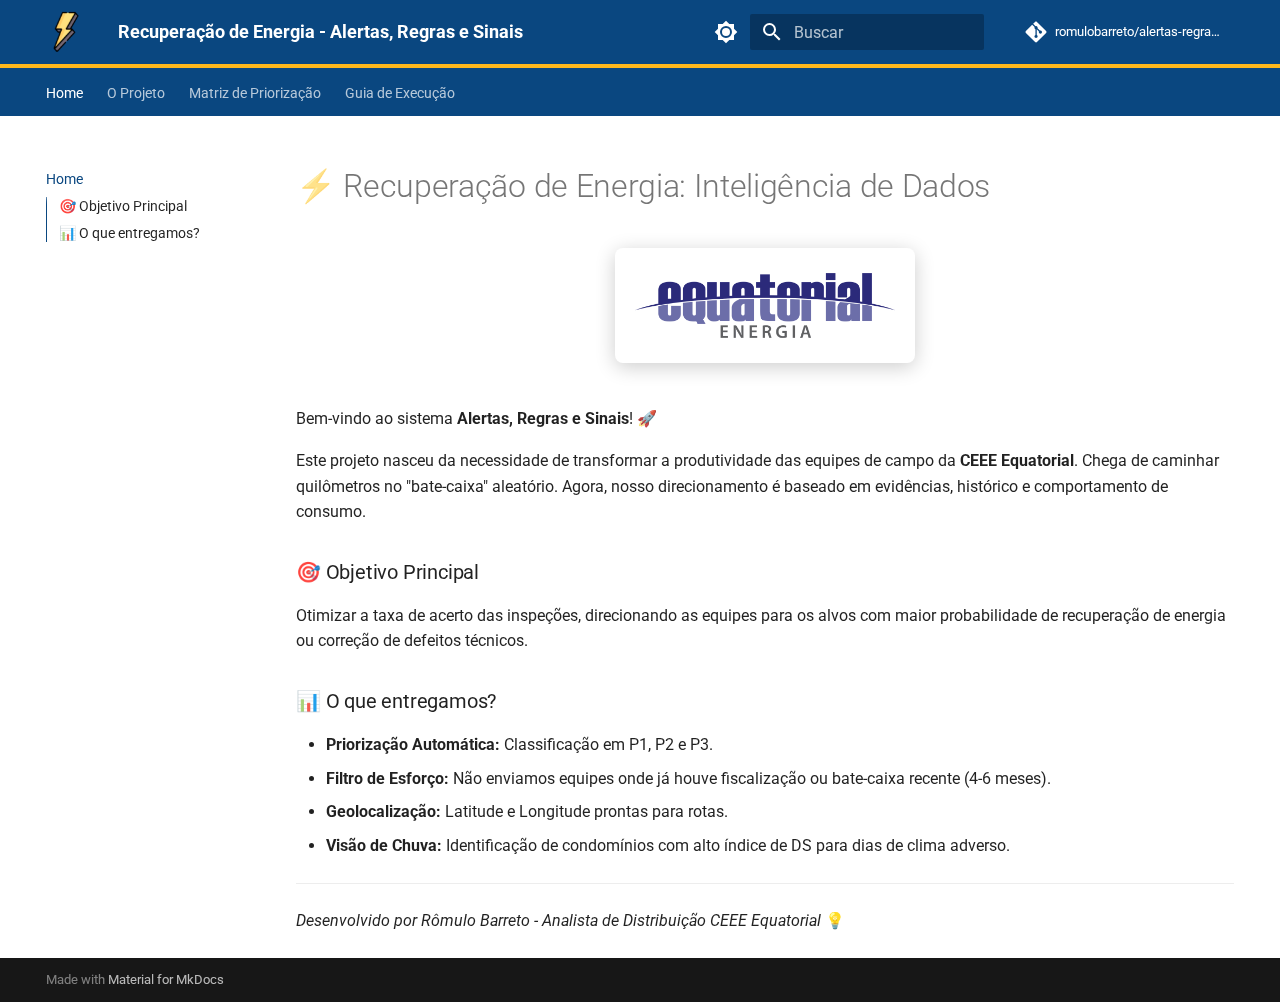
<file: index.html>
<!doctype html>
<html lang="pt" class="no-js">
  <head>
    
      <meta charset="utf-8">
      <meta name="viewport" content="width=device-width,initial-scale=1">
      
        <meta name="description" content="Sistema Inteligente de Direcionamento de Inspeções - CEEE Equatorial">
      
      
        <meta name="author" content="Rômulo Barreto">
      
      
        <link rel="canonical" href="https://github.com/romulobarreto/alertas-regras-sinais/">
      
      
      
        <link rel="next" href="sobre/">
      
      
        
      
      
      <link rel="icon" href="assets/favicon.png">
      <meta name="generator" content="mkdocs-1.6.1, mkdocs-material-9.7.1">
    
    
      
        <title>Recuperação de Energia - Alertas, Regras e Sinais</title>
      
    
    
      <link rel="stylesheet" href="assets/stylesheets/main.484c7ddc.min.css">
      
        
        <link rel="stylesheet" href="assets/stylesheets/palette.ab4e12ef.min.css">
      
      


    
    
      
    
    
      
        
        
        <link rel="preconnect" href="https://fonts.gstatic.com" crossorigin>
        <link rel="stylesheet" href="https://fonts.googleapis.com/css?family=Roboto:300,300i,400,400i,700,700i%7CRoboto+Mono:400,400i,700,700i&display=fallback">
        <style>:root{--md-text-font:"Roboto";--md-code-font:"Roboto Mono"}</style>
      
    
    
      <link rel="stylesheet" href="stylesheets/extra.css">
    
    <script>__md_scope=new URL(".",location),__md_hash=e=>[...e].reduce(((e,_)=>(e<<5)-e+_.charCodeAt(0)),0),__md_get=(e,_=localStorage,t=__md_scope)=>JSON.parse(_.getItem(t.pathname+"."+e)),__md_set=(e,_,t=localStorage,a=__md_scope)=>{try{t.setItem(a.pathname+"."+e,JSON.stringify(_))}catch(e){}}</script>
    
      

    
    
  </head>
  
  
    
    
      
    
    
    
    
    <body dir="ltr" data-md-color-scheme="default" data-md-color-primary="custom" data-md-color-accent="custom">
  
    
    <input class="md-toggle" data-md-toggle="drawer" type="checkbox" id="__drawer" autocomplete="off">
    <input class="md-toggle" data-md-toggle="search" type="checkbox" id="__search" autocomplete="off">
    <label class="md-overlay" for="__drawer"></label>
    <div data-md-component="skip">
      
        
        <a href="#recuperacao-de-energia-inteligencia-de-dados" class="md-skip">
          Pular para conteúdo
        </a>
      
    </div>
    <div data-md-component="announce">
      
    </div>
    
    
      

<header class="md-header" data-md-component="header">
  <nav class="md-header__inner md-grid" aria-label="Cabeçalho">
    <a href="." title="Recuperação de Energia - Alertas, Regras e Sinais" class="md-header__button md-logo" aria-label="Recuperação de Energia - Alertas, Regras e Sinais" data-md-component="logo">
      
  <img src="assets/favicon.png" alt="logo">

    </a>
    <label class="md-header__button md-icon" for="__drawer">
      
      <svg xmlns="http://www.w3.org/2000/svg" viewBox="0 0 24 24"><path d="M3 6h18v2H3zm0 5h18v2H3zm0 5h18v2H3z"/></svg>
    </label>
    <div class="md-header__title" data-md-component="header-title">
      <div class="md-header__ellipsis">
        <div class="md-header__topic">
          <span class="md-ellipsis">
            Recuperação de Energia - Alertas, Regras e Sinais
          </span>
        </div>
        <div class="md-header__topic" data-md-component="header-topic">
          <span class="md-ellipsis">
            
              Home
            
          </span>
        </div>
      </div>
    </div>
    
      
        <form class="md-header__option" data-md-component="palette">
  
    
    
    
    <input class="md-option" data-md-color-media="(prefers-color-scheme: light)" data-md-color-scheme="default" data-md-color-primary="custom" data-md-color-accent="custom"  aria-label="Switch to dark mode"  type="radio" name="__palette" id="__palette_0">
    
      <label class="md-header__button md-icon" title="Switch to dark mode" for="__palette_1" hidden>
        <svg xmlns="http://www.w3.org/2000/svg" viewBox="0 0 24 24"><path d="M12 8a4 4 0 0 0-4 4 4 4 0 0 0 4 4 4 4 0 0 0 4-4 4 4 0 0 0-4-4m0 10a6 6 0 0 1-6-6 6 6 0 0 1 6-6 6 6 0 0 1 6 6 6 6 0 0 1-6 6m8-9.31V4h-4.69L12 .69 8.69 4H4v4.69L.69 12 4 15.31V20h4.69L12 23.31 15.31 20H20v-4.69L23.31 12z"/></svg>
      </label>
    
  
    
    
    
    <input class="md-option" data-md-color-media="(prefers-color-scheme: dark)" data-md-color-scheme="slate" data-md-color-primary="custom" data-md-color-accent="custom"  aria-label="Switch to light mode"  type="radio" name="__palette" id="__palette_1">
    
      <label class="md-header__button md-icon" title="Switch to light mode" for="__palette_0" hidden>
        <svg xmlns="http://www.w3.org/2000/svg" viewBox="0 0 24 24"><path d="M12 18c-.89 0-1.74-.2-2.5-.55C11.56 16.5 13 14.42 13 12s-1.44-4.5-3.5-5.45C10.26 6.2 11.11 6 12 6a6 6 0 0 1 6 6 6 6 0 0 1-6 6m8-9.31V4h-4.69L12 .69 8.69 4H4v4.69L.69 12 4 15.31V20h4.69L12 23.31 15.31 20H20v-4.69L23.31 12z"/></svg>
      </label>
    
  
</form>
      
    
    
      <script>var palette=__md_get("__palette");if(palette&&palette.color){if("(prefers-color-scheme)"===palette.color.media){var media=matchMedia("(prefers-color-scheme: light)"),input=document.querySelector(media.matches?"[data-md-color-media='(prefers-color-scheme: light)']":"[data-md-color-media='(prefers-color-scheme: dark)']");palette.color.media=input.getAttribute("data-md-color-media"),palette.color.scheme=input.getAttribute("data-md-color-scheme"),palette.color.primary=input.getAttribute("data-md-color-primary"),palette.color.accent=input.getAttribute("data-md-color-accent")}for(var[key,value]of Object.entries(palette.color))document.body.setAttribute("data-md-color-"+key,value)}</script>
    
    
    
      
      
        <label class="md-header__button md-icon" for="__search">
          
          <svg xmlns="http://www.w3.org/2000/svg" viewBox="0 0 24 24"><path d="M9.5 3A6.5 6.5 0 0 1 16 9.5c0 1.61-.59 3.09-1.56 4.23l.27.27h.79l5 5-1.5 1.5-5-5v-.79l-.27-.27A6.52 6.52 0 0 1 9.5 16 6.5 6.5 0 0 1 3 9.5 6.5 6.5 0 0 1 9.5 3m0 2C7 5 5 7 5 9.5S7 14 9.5 14 14 12 14 9.5 12 5 9.5 5"/></svg>
        </label>
        <div class="md-search" data-md-component="search" role="dialog">
  <label class="md-search__overlay" for="__search"></label>
  <div class="md-search__inner" role="search">
    <form class="md-search__form" name="search">
      <input type="text" class="md-search__input" name="query" aria-label="Buscar" placeholder="Buscar" autocapitalize="off" autocorrect="off" autocomplete="off" spellcheck="false" data-md-component="search-query" required>
      <label class="md-search__icon md-icon" for="__search">
        
        <svg xmlns="http://www.w3.org/2000/svg" viewBox="0 0 24 24"><path d="M9.5 3A6.5 6.5 0 0 1 16 9.5c0 1.61-.59 3.09-1.56 4.23l.27.27h.79l5 5-1.5 1.5-5-5v-.79l-.27-.27A6.52 6.52 0 0 1 9.5 16 6.5 6.5 0 0 1 3 9.5 6.5 6.5 0 0 1 9.5 3m0 2C7 5 5 7 5 9.5S7 14 9.5 14 14 12 14 9.5 12 5 9.5 5"/></svg>
        
        <svg xmlns="http://www.w3.org/2000/svg" viewBox="0 0 24 24"><path d="M20 11v2H8l5.5 5.5-1.42 1.42L4.16 12l7.92-7.92L13.5 5.5 8 11z"/></svg>
      </label>
      <nav class="md-search__options" aria-label="Pesquisar">
        
        <button type="reset" class="md-search__icon md-icon" title="Limpar" aria-label="Limpar" tabindex="-1">
          
          <svg xmlns="http://www.w3.org/2000/svg" viewBox="0 0 24 24"><path d="M19 6.41 17.59 5 12 10.59 6.41 5 5 6.41 10.59 12 5 17.59 6.41 19 12 13.41 17.59 19 19 17.59 13.41 12z"/></svg>
        </button>
      </nav>
      
    </form>
    <div class="md-search__output">
      <div class="md-search__scrollwrap" tabindex="0" data-md-scrollfix>
        <div class="md-search-result" data-md-component="search-result">
          <div class="md-search-result__meta">
            Inicializando busca
          </div>
          <ol class="md-search-result__list" role="presentation"></ol>
        </div>
      </div>
    </div>
  </div>
</div>
      
    
    
      <div class="md-header__source">
        <a href="https://github.com/romulobarreto/alertas-regras-sinais" title="Ir para repositório" class="md-source" data-md-component="source">
  <div class="md-source__icon md-icon">
    
    <svg xmlns="http://www.w3.org/2000/svg" viewBox="0 0 448 512"><!--! Font Awesome Free 7.1.0 by @fontawesome - https://fontawesome.com License - https://fontawesome.com/license/free (Icons: CC BY 4.0, Fonts: SIL OFL 1.1, Code: MIT License) Copyright 2025 Fonticons, Inc.--><path d="M439.6 236.1 244 40.5c-5.4-5.5-12.8-8.5-20.4-8.5s-15 3-20.4 8.4L162.5 81l51.5 51.5c27.1-9.1 52.7 16.8 43.4 43.7l49.7 49.7c34.2-11.8 61.2 31 35.5 56.7-26.5 26.5-70.2-2.9-56-37.3L240.3 199v121.9c25.3 12.5 22.3 41.8 9.1 55-6.4 6.4-15.2 10.1-24.3 10.1s-17.8-3.6-24.3-10.1c-17.6-17.6-11.1-46.9 11.2-56v-123c-20.8-8.5-24.6-30.7-18.6-45L142.6 101 8.5 235.1C3 240.6 0 247.9 0 255.5s3 15 8.5 20.4l195.6 195.7c5.4 5.4 12.7 8.4 20.4 8.4s15-3 20.4-8.4l194.7-194.7c5.4-5.4 8.4-12.8 8.4-20.4s-3-15-8.4-20.4"/></svg>
  </div>
  <div class="md-source__repository">
    romulobarreto/alertas-regras-sinais
  </div>
</a>
      </div>
    
  </nav>
  
</header>
    
    <div class="md-container" data-md-component="container">
      
      
        
          
            
<nav class="md-tabs" aria-label="Abas" data-md-component="tabs">
  <div class="md-grid">
    <ul class="md-tabs__list">
      
        
  
  
  
    
  
  
    <li class="md-tabs__item md-tabs__item--active">
      <a href="." class="md-tabs__link">
        
  
  
    
  
  Home

      </a>
    </li>
  

      
        
  
  
  
  
    <li class="md-tabs__item">
      <a href="sobre/" class="md-tabs__link">
        
  
  
    
  
  O Projeto

      </a>
    </li>
  

      
        
  
  
  
  
    <li class="md-tabs__item">
      <a href="regras/" class="md-tabs__link">
        
  
  
    
  
  Matriz de Priorização

      </a>
    </li>
  

      
        
  
  
  
  
    <li class="md-tabs__item">
      <a href="execucao/" class="md-tabs__link">
        
  
  
    
  
  Guia de Execução

      </a>
    </li>
  

      
    </ul>
  </div>
</nav>
          
        
      
      <main class="md-main" data-md-component="main">
        <div class="md-main__inner md-grid">
          
            
              
              <div class="md-sidebar md-sidebar--primary" data-md-component="sidebar" data-md-type="navigation" >
                <div class="md-sidebar__scrollwrap">
                  <div class="md-sidebar__inner">
                    


  


  

<nav class="md-nav md-nav--primary md-nav--lifted md-nav--integrated" aria-label="Navegação" data-md-level="0">
  <label class="md-nav__title" for="__drawer">
    <a href="." title="Recuperação de Energia - Alertas, Regras e Sinais" class="md-nav__button md-logo" aria-label="Recuperação de Energia - Alertas, Regras e Sinais" data-md-component="logo">
      
  <img src="assets/favicon.png" alt="logo">

    </a>
    Recuperação de Energia - Alertas, Regras e Sinais
  </label>
  
    <div class="md-nav__source">
      <a href="https://github.com/romulobarreto/alertas-regras-sinais" title="Ir para repositório" class="md-source" data-md-component="source">
  <div class="md-source__icon md-icon">
    
    <svg xmlns="http://www.w3.org/2000/svg" viewBox="0 0 448 512"><!--! Font Awesome Free 7.1.0 by @fontawesome - https://fontawesome.com License - https://fontawesome.com/license/free (Icons: CC BY 4.0, Fonts: SIL OFL 1.1, Code: MIT License) Copyright 2025 Fonticons, Inc.--><path d="M439.6 236.1 244 40.5c-5.4-5.5-12.8-8.5-20.4-8.5s-15 3-20.4 8.4L162.5 81l51.5 51.5c27.1-9.1 52.7 16.8 43.4 43.7l49.7 49.7c34.2-11.8 61.2 31 35.5 56.7-26.5 26.5-70.2-2.9-56-37.3L240.3 199v121.9c25.3 12.5 22.3 41.8 9.1 55-6.4 6.4-15.2 10.1-24.3 10.1s-17.8-3.6-24.3-10.1c-17.6-17.6-11.1-46.9 11.2-56v-123c-20.8-8.5-24.6-30.7-18.6-45L142.6 101 8.5 235.1C3 240.6 0 247.9 0 255.5s3 15 8.5 20.4l195.6 195.7c5.4 5.4 12.7 8.4 20.4 8.4s15-3 20.4-8.4l194.7-194.7c5.4-5.4 8.4-12.8 8.4-20.4s-3-15-8.4-20.4"/></svg>
  </div>
  <div class="md-source__repository">
    romulobarreto/alertas-regras-sinais
  </div>
</a>
    </div>
  
  <ul class="md-nav__list" data-md-scrollfix>
    
      
      
  
  
    
  
  
  
    <li class="md-nav__item md-nav__item--active">
      
      <input class="md-nav__toggle md-toggle" type="checkbox" id="__toc">
      
      
        
      
      
        <label class="md-nav__link md-nav__link--active" for="__toc">
          
  
  
  <span class="md-ellipsis">
    
  
    Home
  

    
  </span>
  
  

          <span class="md-nav__icon md-icon"></span>
        </label>
      
      <a href="." class="md-nav__link md-nav__link--active">
        
  
  
  <span class="md-ellipsis">
    
  
    Home
  

    
  </span>
  
  

      </a>
      
        

<nav class="md-nav md-nav--secondary" aria-label="Índice">
  
  
  
    
  
  
    <label class="md-nav__title" for="__toc">
      <span class="md-nav__icon md-icon"></span>
      Índice
    </label>
    <ul class="md-nav__list" data-md-component="toc" data-md-scrollfix>
      
        <li class="md-nav__item">
  <a href="#objetivo-principal" class="md-nav__link">
    <span class="md-ellipsis">
      
        🎯 Objetivo Principal
      
    </span>
  </a>
  
</li>
      
        <li class="md-nav__item">
  <a href="#o-que-entregamos" class="md-nav__link">
    <span class="md-ellipsis">
      
        📊 O que entregamos?
      
    </span>
  </a>
  
</li>
      
    </ul>
  
</nav>
      
    </li>
  

    
      
      
  
  
  
  
    <li class="md-nav__item">
      <a href="sobre/" class="md-nav__link">
        
  
  
  <span class="md-ellipsis">
    
  
    O Projeto
  

    
  </span>
  
  

      </a>
    </li>
  

    
      
      
  
  
  
  
    <li class="md-nav__item">
      <a href="regras/" class="md-nav__link">
        
  
  
  <span class="md-ellipsis">
    
  
    Matriz de Priorização
  

    
  </span>
  
  

      </a>
    </li>
  

    
      
      
  
  
  
  
    <li class="md-nav__item">
      <a href="execucao/" class="md-nav__link">
        
  
  
  <span class="md-ellipsis">
    
  
    Guia de Execução
  

    
  </span>
  
  

      </a>
    </li>
  

    
  </ul>
</nav>
                  </div>
                </div>
              </div>
            
            
          
          
            <div class="md-content" data-md-component="content">
              
              <article class="md-content__inner md-typeset">
                
                  


  
  


<h1 id="recuperacao-de-energia-inteligencia-de-dados">⚡ Recuperação de Energia: Inteligência de Dados</h1>
<p align="center">
  <img src="assets/logo.png" width="300">
</p>

<p>Bem-vindo ao sistema <strong>Alertas, Regras e Sinais</strong>! 🚀</p>
<p>Este projeto nasceu da necessidade de transformar a produtividade das equipes de campo da <strong>CEEE Equatorial</strong>. Chega de caminhar quilômetros no "bate-caixa" aleatório. Agora, nosso direcionamento é baseado em evidências, histórico e comportamento de consumo.</p>
<h3 id="objetivo-principal">🎯 Objetivo Principal</h3>
<p>Otimizar a taxa de acerto das inspeções, direcionando as equipes para os alvos com maior probabilidade de recuperação de energia ou correção de defeitos técnicos.</p>
<h3 id="o-que-entregamos">📊 O que entregamos?</h3>
<ul>
<li><strong>Priorização Automática:</strong> Classificação em P1, P2 e P3.</li>
<li><strong>Filtro de Esforço:</strong> Não enviamos equipes onde já houve fiscalização ou bate-caixa recente (4-6 meses).</li>
<li><strong>Geolocalização:</strong> Latitude e Longitude prontas para rotas.</li>
<li><strong>Visão de Chuva:</strong> Identificação de condomínios com alto índice de DS para dias de clima adverso.</li>
</ul>
<hr />
<p><em>Desenvolvido por Rômulo Barreto - Analista de Distribuição CEEE Equatorial</em> 💡</p>












                
              </article>
            </div>
          
          
<script>var target=document.getElementById(location.hash.slice(1));target&&target.name&&(target.checked=target.name.startsWith("__tabbed_"))</script>
        </div>
        
      </main>
      
        <footer class="md-footer">
  
  <div class="md-footer-meta md-typeset">
    <div class="md-footer-meta__inner md-grid">
      <div class="md-copyright">
  
  
    Made with
    <a href="https://squidfunk.github.io/mkdocs-material/" target="_blank" rel="noopener">
      Material for MkDocs
    </a>
  
</div>
      
    </div>
  </div>
</footer>
      
    </div>
    <div class="md-dialog" data-md-component="dialog">
      <div class="md-dialog__inner md-typeset"></div>
    </div>
    
    
    
      
      
      <script id="__config" type="application/json">{"annotate": null, "base": ".", "features": ["navigation.tabs", "navigation.sections", "toc.integrate", "content.code.copy"], "search": "assets/javascripts/workers/search.2c215733.min.js", "tags": null, "translations": {"clipboard.copied": "Copiado para \u00e1rea de transfer\u00eancia", "clipboard.copy": "Copiar para \u00e1rea de transfer\u00eancia", "search.result.more.one": "mais 1 nesta p\u00e1gina", "search.result.more.other": "# mais nesta p\u00e1gina", "search.result.none": "Nenhum documento encontrado", "search.result.one": "1 documento encontrado", "search.result.other": "# documentos encontrados", "search.result.placeholder": "Digite para iniciar a busca", "search.result.term.missing": "Ausente", "select.version": "Selecione a vers\u00e3o"}, "version": null}</script>
    
    
      <script src="assets/javascripts/bundle.79ae519e.min.js"></script>
      
    
  </body>
</html>
</file>
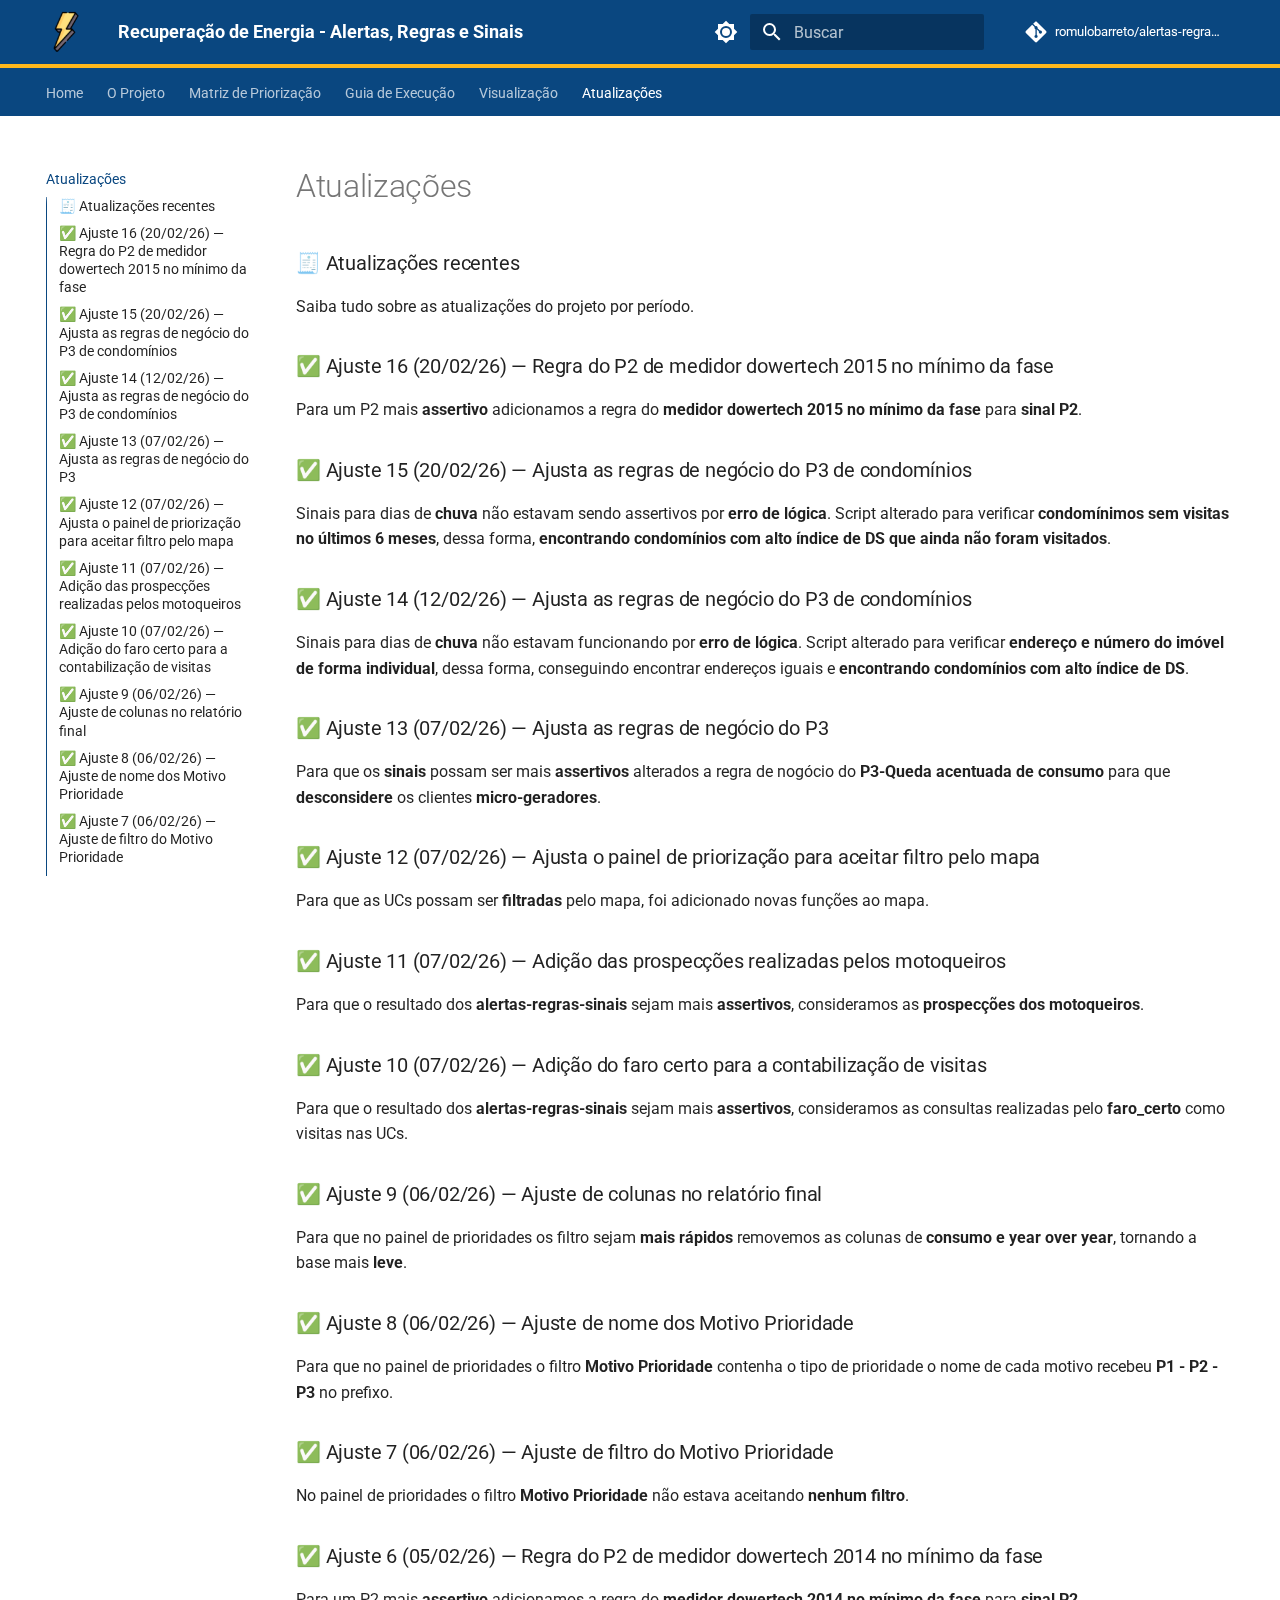
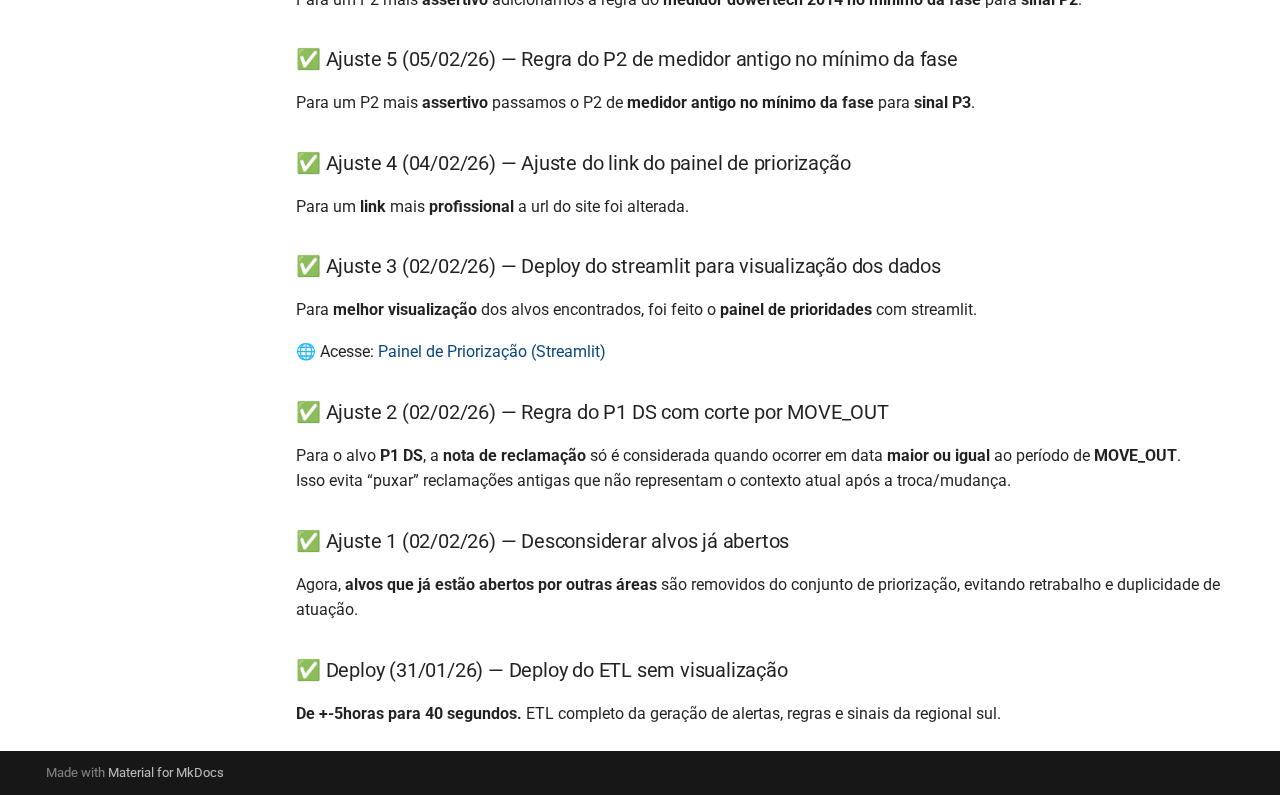
<file: atualizacao/index.html>
<!doctype html>
<html lang="pt" class="no-js">
  <head>
    
      <meta charset="utf-8">
      <meta name="viewport" content="width=device-width,initial-scale=1">
      
        <meta name="description" content="Sistema Inteligente de Direcionamento de Inspeções - CEEE Equatorial">
      
      
        <meta name="author" content="Rômulo Barreto">
      
      
        <link rel="canonical" href="https://github.com/romulobarreto/alertas-regras-sinais/atualizacao/">
      
      
        <link rel="prev" href="../painel/">
      
      
      
        
      
      
      <link rel="icon" href="../assets/favicon.png">
      <meta name="generator" content="mkdocs-1.6.1, mkdocs-material-9.7.1">
    
    
      
        <title>Atualizações - Recuperação de Energia - Alertas, Regras e Sinais</title>
      
    
    
      <link rel="stylesheet" href="../assets/stylesheets/main.484c7ddc.min.css">
      
        
        <link rel="stylesheet" href="../assets/stylesheets/palette.ab4e12ef.min.css">
      
      


    
    
      
    
    
      
        
        
        <link rel="preconnect" href="https://fonts.gstatic.com" crossorigin>
        <link rel="stylesheet" href="https://fonts.googleapis.com/css?family=Roboto:300,300i,400,400i,700,700i%7CRoboto+Mono:400,400i,700,700i&display=fallback">
        <style>:root{--md-text-font:"Roboto";--md-code-font:"Roboto Mono"}</style>
      
    
    
      <link rel="stylesheet" href="../stylesheets/extra.css">
    
    <script>__md_scope=new URL("..",location),__md_hash=e=>[...e].reduce(((e,_)=>(e<<5)-e+_.charCodeAt(0)),0),__md_get=(e,_=localStorage,t=__md_scope)=>JSON.parse(_.getItem(t.pathname+"."+e)),__md_set=(e,_,t=localStorage,a=__md_scope)=>{try{t.setItem(a.pathname+"."+e,JSON.stringify(_))}catch(e){}}</script>
    
      

    
    
  </head>
  
  
    
    
      
    
    
    
    
    <body dir="ltr" data-md-color-scheme="default" data-md-color-primary="custom" data-md-color-accent="custom">
  
    
    <input class="md-toggle" data-md-toggle="drawer" type="checkbox" id="__drawer" autocomplete="off">
    <input class="md-toggle" data-md-toggle="search" type="checkbox" id="__search" autocomplete="off">
    <label class="md-overlay" for="__drawer"></label>
    <div data-md-component="skip">
      
        
        <a href="#atualizacoes-recentes" class="md-skip">
          Pular para conteúdo
        </a>
      
    </div>
    <div data-md-component="announce">
      
    </div>
    
    
      

<header class="md-header" data-md-component="header">
  <nav class="md-header__inner md-grid" aria-label="Cabeçalho">
    <a href=".." title="Recuperação de Energia - Alertas, Regras e Sinais" class="md-header__button md-logo" aria-label="Recuperação de Energia - Alertas, Regras e Sinais" data-md-component="logo">
      
  <img src="../assets/favicon.png" alt="logo">

    </a>
    <label class="md-header__button md-icon" for="__drawer">
      
      <svg xmlns="http://www.w3.org/2000/svg" viewBox="0 0 24 24"><path d="M3 6h18v2H3zm0 5h18v2H3zm0 5h18v2H3z"/></svg>
    </label>
    <div class="md-header__title" data-md-component="header-title">
      <div class="md-header__ellipsis">
        <div class="md-header__topic">
          <span class="md-ellipsis">
            Recuperação de Energia - Alertas, Regras e Sinais
          </span>
        </div>
        <div class="md-header__topic" data-md-component="header-topic">
          <span class="md-ellipsis">
            
              Atualizações
            
          </span>
        </div>
      </div>
    </div>
    
      
        <form class="md-header__option" data-md-component="palette">
  
    
    
    
    <input class="md-option" data-md-color-media="(prefers-color-scheme: light)" data-md-color-scheme="default" data-md-color-primary="custom" data-md-color-accent="custom"  aria-label="Switch to dark mode"  type="radio" name="__palette" id="__palette_0">
    
      <label class="md-header__button md-icon" title="Switch to dark mode" for="__palette_1" hidden>
        <svg xmlns="http://www.w3.org/2000/svg" viewBox="0 0 24 24"><path d="M12 8a4 4 0 0 0-4 4 4 4 0 0 0 4 4 4 4 0 0 0 4-4 4 4 0 0 0-4-4m0 10a6 6 0 0 1-6-6 6 6 0 0 1 6-6 6 6 0 0 1 6 6 6 6 0 0 1-6 6m8-9.31V4h-4.69L12 .69 8.69 4H4v4.69L.69 12 4 15.31V20h4.69L12 23.31 15.31 20H20v-4.69L23.31 12z"/></svg>
      </label>
    
  
    
    
    
    <input class="md-option" data-md-color-media="(prefers-color-scheme: dark)" data-md-color-scheme="slate" data-md-color-primary="custom" data-md-color-accent="custom"  aria-label="Switch to light mode"  type="radio" name="__palette" id="__palette_1">
    
      <label class="md-header__button md-icon" title="Switch to light mode" for="__palette_0" hidden>
        <svg xmlns="http://www.w3.org/2000/svg" viewBox="0 0 24 24"><path d="M12 18c-.89 0-1.74-.2-2.5-.55C11.56 16.5 13 14.42 13 12s-1.44-4.5-3.5-5.45C10.26 6.2 11.11 6 12 6a6 6 0 0 1 6 6 6 6 0 0 1-6 6m8-9.31V4h-4.69L12 .69 8.69 4H4v4.69L.69 12 4 15.31V20h4.69L12 23.31 15.31 20H20v-4.69L23.31 12z"/></svg>
      </label>
    
  
</form>
      
    
    
      <script>var palette=__md_get("__palette");if(palette&&palette.color){if("(prefers-color-scheme)"===palette.color.media){var media=matchMedia("(prefers-color-scheme: light)"),input=document.querySelector(media.matches?"[data-md-color-media='(prefers-color-scheme: light)']":"[data-md-color-media='(prefers-color-scheme: dark)']");palette.color.media=input.getAttribute("data-md-color-media"),palette.color.scheme=input.getAttribute("data-md-color-scheme"),palette.color.primary=input.getAttribute("data-md-color-primary"),palette.color.accent=input.getAttribute("data-md-color-accent")}for(var[key,value]of Object.entries(palette.color))document.body.setAttribute("data-md-color-"+key,value)}</script>
    
    
    
      
      
        <label class="md-header__button md-icon" for="__search">
          
          <svg xmlns="http://www.w3.org/2000/svg" viewBox="0 0 24 24"><path d="M9.5 3A6.5 6.5 0 0 1 16 9.5c0 1.61-.59 3.09-1.56 4.23l.27.27h.79l5 5-1.5 1.5-5-5v-.79l-.27-.27A6.52 6.52 0 0 1 9.5 16 6.5 6.5 0 0 1 3 9.5 6.5 6.5 0 0 1 9.5 3m0 2C7 5 5 7 5 9.5S7 14 9.5 14 14 12 14 9.5 12 5 9.5 5"/></svg>
        </label>
        <div class="md-search" data-md-component="search" role="dialog">
  <label class="md-search__overlay" for="__search"></label>
  <div class="md-search__inner" role="search">
    <form class="md-search__form" name="search">
      <input type="text" class="md-search__input" name="query" aria-label="Buscar" placeholder="Buscar" autocapitalize="off" autocorrect="off" autocomplete="off" spellcheck="false" data-md-component="search-query" required>
      <label class="md-search__icon md-icon" for="__search">
        
        <svg xmlns="http://www.w3.org/2000/svg" viewBox="0 0 24 24"><path d="M9.5 3A6.5 6.5 0 0 1 16 9.5c0 1.61-.59 3.09-1.56 4.23l.27.27h.79l5 5-1.5 1.5-5-5v-.79l-.27-.27A6.52 6.52 0 0 1 9.5 16 6.5 6.5 0 0 1 3 9.5 6.5 6.5 0 0 1 9.5 3m0 2C7 5 5 7 5 9.5S7 14 9.5 14 14 12 14 9.5 12 5 9.5 5"/></svg>
        
        <svg xmlns="http://www.w3.org/2000/svg" viewBox="0 0 24 24"><path d="M20 11v2H8l5.5 5.5-1.42 1.42L4.16 12l7.92-7.92L13.5 5.5 8 11z"/></svg>
      </label>
      <nav class="md-search__options" aria-label="Pesquisar">
        
        <button type="reset" class="md-search__icon md-icon" title="Limpar" aria-label="Limpar" tabindex="-1">
          
          <svg xmlns="http://www.w3.org/2000/svg" viewBox="0 0 24 24"><path d="M19 6.41 17.59 5 12 10.59 6.41 5 5 6.41 10.59 12 5 17.59 6.41 19 12 13.41 17.59 19 19 17.59 13.41 12z"/></svg>
        </button>
      </nav>
      
    </form>
    <div class="md-search__output">
      <div class="md-search__scrollwrap" tabindex="0" data-md-scrollfix>
        <div class="md-search-result" data-md-component="search-result">
          <div class="md-search-result__meta">
            Inicializando busca
          </div>
          <ol class="md-search-result__list" role="presentation"></ol>
        </div>
      </div>
    </div>
  </div>
</div>
      
    
    
      <div class="md-header__source">
        <a href="https://github.com/romulobarreto/alertas-regras-sinais" title="Ir para repositório" class="md-source" data-md-component="source">
  <div class="md-source__icon md-icon">
    
    <svg xmlns="http://www.w3.org/2000/svg" viewBox="0 0 448 512"><!--! Font Awesome Free 7.1.0 by @fontawesome - https://fontawesome.com License - https://fontawesome.com/license/free (Icons: CC BY 4.0, Fonts: SIL OFL 1.1, Code: MIT License) Copyright 2025 Fonticons, Inc.--><path d="M439.6 236.1 244 40.5c-5.4-5.5-12.8-8.5-20.4-8.5s-15 3-20.4 8.4L162.5 81l51.5 51.5c27.1-9.1 52.7 16.8 43.4 43.7l49.7 49.7c34.2-11.8 61.2 31 35.5 56.7-26.5 26.5-70.2-2.9-56-37.3L240.3 199v121.9c25.3 12.5 22.3 41.8 9.1 55-6.4 6.4-15.2 10.1-24.3 10.1s-17.8-3.6-24.3-10.1c-17.6-17.6-11.1-46.9 11.2-56v-123c-20.8-8.5-24.6-30.7-18.6-45L142.6 101 8.5 235.1C3 240.6 0 247.9 0 255.5s3 15 8.5 20.4l195.6 195.7c5.4 5.4 12.7 8.4 20.4 8.4s15-3 20.4-8.4l194.7-194.7c5.4-5.4 8.4-12.8 8.4-20.4s-3-15-8.4-20.4"/></svg>
  </div>
  <div class="md-source__repository">
    romulobarreto/alertas-regras-sinais
  </div>
</a>
      </div>
    
  </nav>
  
</header>
    
    <div class="md-container" data-md-component="container">
      
      
        
          
            
<nav class="md-tabs" aria-label="Abas" data-md-component="tabs">
  <div class="md-grid">
    <ul class="md-tabs__list">
      
        
  
  
  
  
    <li class="md-tabs__item">
      <a href=".." class="md-tabs__link">
        
  
  
    
  
  Home

      </a>
    </li>
  

      
        
  
  
  
  
    <li class="md-tabs__item">
      <a href="../sobre/" class="md-tabs__link">
        
  
  
    
  
  O Projeto

      </a>
    </li>
  

      
        
  
  
  
  
    <li class="md-tabs__item">
      <a href="../regras/" class="md-tabs__link">
        
  
  
    
  
  Matriz de Priorização

      </a>
    </li>
  

      
        
  
  
  
  
    <li class="md-tabs__item">
      <a href="../execucao/" class="md-tabs__link">
        
  
  
    
  
  Guia de Execução

      </a>
    </li>
  

      
        
  
  
  
  
    <li class="md-tabs__item">
      <a href="../painel/" class="md-tabs__link">
        
  
  
    
  
  Visualização

      </a>
    </li>
  

      
        
  
  
  
    
  
  
    <li class="md-tabs__item md-tabs__item--active">
      <a href="./" class="md-tabs__link">
        
  
  
    
  
  Atualizações

      </a>
    </li>
  

      
    </ul>
  </div>
</nav>
          
        
      
      <main class="md-main" data-md-component="main">
        <div class="md-main__inner md-grid">
          
            
              
              <div class="md-sidebar md-sidebar--primary" data-md-component="sidebar" data-md-type="navigation" >
                <div class="md-sidebar__scrollwrap">
                  <div class="md-sidebar__inner">
                    


  


  

<nav class="md-nav md-nav--primary md-nav--lifted md-nav--integrated" aria-label="Navegação" data-md-level="0">
  <label class="md-nav__title" for="__drawer">
    <a href=".." title="Recuperação de Energia - Alertas, Regras e Sinais" class="md-nav__button md-logo" aria-label="Recuperação de Energia - Alertas, Regras e Sinais" data-md-component="logo">
      
  <img src="../assets/favicon.png" alt="logo">

    </a>
    Recuperação de Energia - Alertas, Regras e Sinais
  </label>
  
    <div class="md-nav__source">
      <a href="https://github.com/romulobarreto/alertas-regras-sinais" title="Ir para repositório" class="md-source" data-md-component="source">
  <div class="md-source__icon md-icon">
    
    <svg xmlns="http://www.w3.org/2000/svg" viewBox="0 0 448 512"><!--! Font Awesome Free 7.1.0 by @fontawesome - https://fontawesome.com License - https://fontawesome.com/license/free (Icons: CC BY 4.0, Fonts: SIL OFL 1.1, Code: MIT License) Copyright 2025 Fonticons, Inc.--><path d="M439.6 236.1 244 40.5c-5.4-5.5-12.8-8.5-20.4-8.5s-15 3-20.4 8.4L162.5 81l51.5 51.5c27.1-9.1 52.7 16.8 43.4 43.7l49.7 49.7c34.2-11.8 61.2 31 35.5 56.7-26.5 26.5-70.2-2.9-56-37.3L240.3 199v121.9c25.3 12.5 22.3 41.8 9.1 55-6.4 6.4-15.2 10.1-24.3 10.1s-17.8-3.6-24.3-10.1c-17.6-17.6-11.1-46.9 11.2-56v-123c-20.8-8.5-24.6-30.7-18.6-45L142.6 101 8.5 235.1C3 240.6 0 247.9 0 255.5s3 15 8.5 20.4l195.6 195.7c5.4 5.4 12.7 8.4 20.4 8.4s15-3 20.4-8.4l194.7-194.7c5.4-5.4 8.4-12.8 8.4-20.4s-3-15-8.4-20.4"/></svg>
  </div>
  <div class="md-source__repository">
    romulobarreto/alertas-regras-sinais
  </div>
</a>
    </div>
  
  <ul class="md-nav__list" data-md-scrollfix>
    
      
      
  
  
  
  
    <li class="md-nav__item">
      <a href=".." class="md-nav__link">
        
  
  
  <span class="md-ellipsis">
    
  
    Home
  

    
  </span>
  
  

      </a>
    </li>
  

    
      
      
  
  
  
  
    <li class="md-nav__item">
      <a href="../sobre/" class="md-nav__link">
        
  
  
  <span class="md-ellipsis">
    
  
    O Projeto
  

    
  </span>
  
  

      </a>
    </li>
  

    
      
      
  
  
  
  
    <li class="md-nav__item">
      <a href="../regras/" class="md-nav__link">
        
  
  
  <span class="md-ellipsis">
    
  
    Matriz de Priorização
  

    
  </span>
  
  

      </a>
    </li>
  

    
      
      
  
  
  
  
    <li class="md-nav__item">
      <a href="../execucao/" class="md-nav__link">
        
  
  
  <span class="md-ellipsis">
    
  
    Guia de Execução
  

    
  </span>
  
  

      </a>
    </li>
  

    
      
      
  
  
  
  
    <li class="md-nav__item">
      <a href="../painel/" class="md-nav__link">
        
  
  
  <span class="md-ellipsis">
    
  
    Visualização
  

    
  </span>
  
  

      </a>
    </li>
  

    
      
      
  
  
    
  
  
  
    <li class="md-nav__item md-nav__item--active">
      
      <input class="md-nav__toggle md-toggle" type="checkbox" id="__toc">
      
      
      
        <label class="md-nav__link md-nav__link--active" for="__toc">
          
  
  
  <span class="md-ellipsis">
    
  
    Atualizações
  

    
  </span>
  
  

          <span class="md-nav__icon md-icon"></span>
        </label>
      
      <a href="./" class="md-nav__link md-nav__link--active">
        
  
  
  <span class="md-ellipsis">
    
  
    Atualizações
  

    
  </span>
  
  

      </a>
      
        

<nav class="md-nav md-nav--secondary" aria-label="Índice">
  
  
  
  
    <label class="md-nav__title" for="__toc">
      <span class="md-nav__icon md-icon"></span>
      Índice
    </label>
    <ul class="md-nav__list" data-md-component="toc" data-md-scrollfix>
      
        <li class="md-nav__item">
  <a href="#atualizacoes-recentes" class="md-nav__link">
    <span class="md-ellipsis">
      
        🧾 Atualizações recentes
      
    </span>
  </a>
  
</li>
      
        <li class="md-nav__item">
  <a href="#ajuste-16-200226-regra-do-p2-de-medidor-dowertech-2015-no-minimo-da-fase" class="md-nav__link">
    <span class="md-ellipsis">
      
        ✅ Ajuste 16 (20/02/26) — Regra do P2 de medidor dowertech 2015 no mínimo da fase
      
    </span>
  </a>
  
</li>
      
        <li class="md-nav__item">
  <a href="#ajuste-15-200226-ajusta-as-regras-de-negocio-do-p3-de-condominios" class="md-nav__link">
    <span class="md-ellipsis">
      
        ✅ Ajuste 15 (20/02/26) — Ajusta as regras de negócio do P3 de condomínios
      
    </span>
  </a>
  
</li>
      
        <li class="md-nav__item">
  <a href="#ajuste-14-120226-ajusta-as-regras-de-negocio-do-p3-de-condominios" class="md-nav__link">
    <span class="md-ellipsis">
      
        ✅ Ajuste 14 (12/02/26) — Ajusta as regras de negócio do P3 de condomínios
      
    </span>
  </a>
  
</li>
      
        <li class="md-nav__item">
  <a href="#ajuste-13-070226-ajusta-as-regras-de-negocio-do-p3" class="md-nav__link">
    <span class="md-ellipsis">
      
        ✅ Ajuste 13 (07/02/26) — Ajusta as regras de negócio do P3
      
    </span>
  </a>
  
</li>
      
        <li class="md-nav__item">
  <a href="#ajuste-12-070226-ajusta-o-painel-de-priorizacao-para-aceitar-filtro-pelo-mapa" class="md-nav__link">
    <span class="md-ellipsis">
      
        ✅ Ajuste 12 (07/02/26) — Ajusta o painel de priorização para aceitar filtro pelo mapa
      
    </span>
  </a>
  
</li>
      
        <li class="md-nav__item">
  <a href="#ajuste-11-070226-adicao-das-prospeccoes-realizadas-pelos-motoqueiros" class="md-nav__link">
    <span class="md-ellipsis">
      
        ✅ Ajuste 11 (07/02/26) — Adição das prospecções realizadas pelos motoqueiros
      
    </span>
  </a>
  
</li>
      
        <li class="md-nav__item">
  <a href="#ajuste-10-070226-adicao-do-faro-certo-para-a-contabilizacao-de-visitas" class="md-nav__link">
    <span class="md-ellipsis">
      
        ✅ Ajuste 10 (07/02/26) — Adição do faro certo para a contabilização de visitas
      
    </span>
  </a>
  
</li>
      
        <li class="md-nav__item">
  <a href="#ajuste-9-060226-ajuste-de-colunas-no-relatorio-final" class="md-nav__link">
    <span class="md-ellipsis">
      
        ✅ Ajuste 9 (06/02/26) — Ajuste de colunas no relatório final
      
    </span>
  </a>
  
</li>
      
        <li class="md-nav__item">
  <a href="#ajuste-8-060226-ajuste-de-nome-dos-motivo-prioridade" class="md-nav__link">
    <span class="md-ellipsis">
      
        ✅ Ajuste 8 (06/02/26) — Ajuste de nome dos Motivo Prioridade
      
    </span>
  </a>
  
</li>
      
        <li class="md-nav__item">
  <a href="#ajuste-7-060226-ajuste-de-filtro-do-motivo-prioridade" class="md-nav__link">
    <span class="md-ellipsis">
      
        ✅ Ajuste 7 (06/02/26) — Ajuste de filtro do Motivo Prioridade
      
    </span>
  </a>
  
</li>
      
        <li class="md-nav__item">
  <a href="#ajuste-6-050226-regra-do-p2-de-medidor-dowertech-2014-no-minimo-da-fase" class="md-nav__link">
    <span class="md-ellipsis">
      
        ✅ Ajuste 6 (05/02/26) — Regra do P2 de medidor dowertech 2014 no mínimo da fase
      
    </span>
  </a>
  
</li>
      
        <li class="md-nav__item">
  <a href="#ajuste-5-050226-regra-do-p2-de-medidor-antigo-no-minimo-da-fase" class="md-nav__link">
    <span class="md-ellipsis">
      
        ✅ Ajuste 5 (05/02/26) — Regra do P2 de medidor antigo no mínimo da fase
      
    </span>
  </a>
  
</li>
      
        <li class="md-nav__item">
  <a href="#ajuste-4-040226-ajuste-do-link-do-painel-de-priorizacao" class="md-nav__link">
    <span class="md-ellipsis">
      
        ✅ Ajuste 4 (04/02/26) — Ajuste do link do painel de priorização
      
    </span>
  </a>
  
</li>
      
        <li class="md-nav__item">
  <a href="#ajuste-3-020226-deploy-do-streamlit-para-visualizacao-dos-dados" class="md-nav__link">
    <span class="md-ellipsis">
      
        ✅ Ajuste 3 (02/02/26) — Deploy do streamlit para visualização dos dados
      
    </span>
  </a>
  
</li>
      
        <li class="md-nav__item">
  <a href="#ajuste-2-020226-regra-do-p1-ds-com-corte-por-move_out" class="md-nav__link">
    <span class="md-ellipsis">
      
        ✅ Ajuste 2 (02/02/26) — Regra do P1 DS com corte por MOVE_OUT
      
    </span>
  </a>
  
</li>
      
        <li class="md-nav__item">
  <a href="#ajuste-1-020226-desconsiderar-alvos-ja-abertos" class="md-nav__link">
    <span class="md-ellipsis">
      
        ✅ Ajuste 1 (02/02/26) — Desconsiderar alvos já abertos
      
    </span>
  </a>
  
</li>
      
        <li class="md-nav__item">
  <a href="#deploy-310126-deploy-do-etl-sem-visualizacao" class="md-nav__link">
    <span class="md-ellipsis">
      
        ✅ Deploy (31/01/26) — Deploy do ETL sem visualização
      
    </span>
  </a>
  
</li>
      
    </ul>
  
</nav>
      
    </li>
  

    
  </ul>
</nav>
                  </div>
                </div>
              </div>
            
            
          
          
            <div class="md-content" data-md-component="content">
              
              <article class="md-content__inner md-typeset">
                
                  


  
  


  <h1>Atualizações</h1>

<h3 id="atualizacoes-recentes">🧾 Atualizações recentes</h3>
<p>Saiba tudo sobre as atualizações do projeto por período.</p>
<h3 id="ajuste-16-200226-regra-do-p2-de-medidor-dowertech-2015-no-minimo-da-fase">✅ Ajuste 16 (20/02/26) — Regra do P2 de medidor dowertech 2015 no mínimo da fase</h3>
<p>Para um P2 mais <strong>assertivo</strong> adicionamos a regra do <strong>medidor dowertech 2015 no mínimo da fase</strong> para  <strong>sinal P2</strong>.</p>
<h3 id="ajuste-15-200226-ajusta-as-regras-de-negocio-do-p3-de-condominios">✅ Ajuste 15 (20/02/26) — Ajusta as regras de negócio do P3 de condomínios</h3>
<p>Sinais para dias de <strong>chuva</strong> não estavam sendo assertivos por <strong>erro de lógica</strong>. Script alterado para verificar <strong>condomínimos sem visitas no últimos 6 meses</strong>, dessa forma, <strong>encontrando condomínios com alto índice de DS que ainda não foram visitados</strong>.</p>
<h3 id="ajuste-14-120226-ajusta-as-regras-de-negocio-do-p3-de-condominios">✅ Ajuste 14 (12/02/26) — Ajusta as regras de negócio do P3 de condomínios</h3>
<p>Sinais para dias de <strong>chuva</strong> não estavam funcionando por <strong>erro de lógica</strong>. Script alterado para verificar <strong>endereço e número do imóvel de forma individual</strong>, dessa forma, conseguindo encontrar endereços iguais e <strong>encontrando condomínios com alto índice de DS</strong>.</p>
<h3 id="ajuste-13-070226-ajusta-as-regras-de-negocio-do-p3">✅ Ajuste 13 (07/02/26) — Ajusta as regras de negócio do P3</h3>
<p>Para que os <strong>sinais</strong> possam ser mais <strong>assertivos</strong> alterados a regra de nogócio do <strong>P3-Queda acentuada de consumo</strong> para que <strong>desconsidere</strong> os clientes <strong>micro-geradores</strong>.</p>
<h3 id="ajuste-12-070226-ajusta-o-painel-de-priorizacao-para-aceitar-filtro-pelo-mapa">✅ Ajuste 12 (07/02/26) — Ajusta o painel de priorização para aceitar filtro pelo mapa</h3>
<p>Para que as UCs possam ser <strong>filtradas</strong> pelo mapa, foi adicionado novas funções ao mapa.</p>
<h3 id="ajuste-11-070226-adicao-das-prospeccoes-realizadas-pelos-motoqueiros">✅ Ajuste 11 (07/02/26) — Adição das prospecções realizadas pelos motoqueiros</h3>
<p>Para que o resultado dos <strong>alertas-regras-sinais</strong> sejam mais <strong>assertivos</strong>, consideramos as <strong>prospecções dos motoqueiros</strong>.</p>
<h3 id="ajuste-10-070226-adicao-do-faro-certo-para-a-contabilizacao-de-visitas">✅ Ajuste 10 (07/02/26) — Adição do faro certo para a contabilização de visitas</h3>
<p>Para que o resultado dos <strong>alertas-regras-sinais</strong> sejam mais <strong>assertivos</strong>, consideramos as consultas realizadas pelo <strong>faro_certo</strong> como visitas nas UCs.</p>
<h3 id="ajuste-9-060226-ajuste-de-colunas-no-relatorio-final">✅ Ajuste 9 (06/02/26) — Ajuste de colunas no relatório final</h3>
<p>Para que no painel de prioridades os filtro sejam <strong>mais rápidos</strong> removemos as colunas de <strong>consumo e year over year</strong>, tornando a base mais <strong>leve</strong>.</p>
<h3 id="ajuste-8-060226-ajuste-de-nome-dos-motivo-prioridade">✅ Ajuste 8 (06/02/26) — Ajuste de nome dos Motivo Prioridade</h3>
<p>Para que no painel de prioridades o filtro <strong>Motivo Prioridade</strong> contenha o tipo de prioridade o nome de cada motivo recebeu <strong>P1 - P2 - P3</strong> no prefixo.</p>
<h3 id="ajuste-7-060226-ajuste-de-filtro-do-motivo-prioridade">✅ Ajuste 7 (06/02/26) — Ajuste de filtro do Motivo Prioridade</h3>
<p>No painel de prioridades o filtro <strong>Motivo Prioridade</strong> não estava aceitando <strong>nenhum filtro</strong>.</p>
<h3 id="ajuste-6-050226-regra-do-p2-de-medidor-dowertech-2014-no-minimo-da-fase">✅ Ajuste 6 (05/02/26) — Regra do P2 de medidor dowertech 2014 no mínimo da fase</h3>
<p>Para um P2 mais <strong>assertivo</strong> adicionamos a regra do <strong>medidor dowertech 2014 no mínimo da fase</strong> para  <strong>sinal P2</strong>.</p>
<h3 id="ajuste-5-050226-regra-do-p2-de-medidor-antigo-no-minimo-da-fase">✅ Ajuste 5 (05/02/26) — Regra do P2 de medidor antigo no mínimo da fase</h3>
<p>Para um P2 mais <strong>assertivo</strong> passamos o P2 de <strong>medidor antigo no mínimo da fase</strong> para  <strong>sinal P3</strong>.</p>
<h3 id="ajuste-4-040226-ajuste-do-link-do-painel-de-priorizacao">✅ Ajuste 4 (04/02/26) — Ajuste do link do painel de priorização</h3>
<p>Para um <strong>link</strong> mais <strong>profissional</strong> a url do site foi alterada. </p>
<h3 id="ajuste-3-020226-deploy-do-streamlit-para-visualizacao-dos-dados">✅ Ajuste 3 (02/02/26) — Deploy do streamlit para visualização dos dados</h3>
<p>Para <strong>melhor visualização</strong> dos alvos encontrados, foi feito o <strong>painel de prioridades</strong> com streamlit.</p>
<p>🌐 Acesse: 
<a href="https://painel-priorizacao.streamlit.app/">Painel de Priorização (Streamlit)</a> </p>
<h3 id="ajuste-2-020226-regra-do-p1-ds-com-corte-por-move_out">✅ Ajuste 2 (02/02/26) — Regra do P1 DS com corte por MOVE_OUT</h3>
<p>Para o alvo <strong>P1 DS</strong>, a <strong>nota de reclamação</strong> só é considerada quando ocorrer em data <strong>maior ou igual</strong> ao período de <strong>MOVE_OUT</strong>.<br />
Isso evita “puxar” reclamações antigas que não representam o contexto atual após a troca/mudança.</p>
<h3 id="ajuste-1-020226-desconsiderar-alvos-ja-abertos">✅ Ajuste 1 (02/02/26) — Desconsiderar alvos já abertos</h3>
<p>Agora, <strong>alvos que já estão abertos por outras áreas</strong> são removidos do conjunto de priorização, evitando retrabalho e duplicidade de atuação.</p>
<h3 id="deploy-310126-deploy-do-etl-sem-visualizacao">✅ Deploy (31/01/26) — Deploy do ETL sem visualização</h3>
<p><strong>De +-5horas para 40 segundos.</strong> ETL completo da geração de alertas, regras e sinais da regional sul.</p>












                
              </article>
            </div>
          
          
<script>var target=document.getElementById(location.hash.slice(1));target&&target.name&&(target.checked=target.name.startsWith("__tabbed_"))</script>
        </div>
        
      </main>
      
        <footer class="md-footer">
  
  <div class="md-footer-meta md-typeset">
    <div class="md-footer-meta__inner md-grid">
      <div class="md-copyright">
  
  
    Made with
    <a href="https://squidfunk.github.io/mkdocs-material/" target="_blank" rel="noopener">
      Material for MkDocs
    </a>
  
</div>
      
    </div>
  </div>
</footer>
      
    </div>
    <div class="md-dialog" data-md-component="dialog">
      <div class="md-dialog__inner md-typeset"></div>
    </div>
    
    
    
      
      
      <script id="__config" type="application/json">{"annotate": null, "base": "..", "features": ["navigation.tabs", "navigation.sections", "toc.integrate", "content.code.copy"], "search": "../assets/javascripts/workers/search.2c215733.min.js", "tags": null, "translations": {"clipboard.copied": "Copiado para \u00e1rea de transfer\u00eancia", "clipboard.copy": "Copiar para \u00e1rea de transfer\u00eancia", "search.result.more.one": "mais 1 nesta p\u00e1gina", "search.result.more.other": "# mais nesta p\u00e1gina", "search.result.none": "Nenhum documento encontrado", "search.result.one": "1 documento encontrado", "search.result.other": "# documentos encontrados", "search.result.placeholder": "Digite para iniciar a busca", "search.result.term.missing": "Ausente", "select.version": "Selecione a vers\u00e3o"}, "version": null}</script>
    
    
      <script src="../assets/javascripts/bundle.79ae519e.min.js"></script>
      
    
  </body>
</html>
</file>
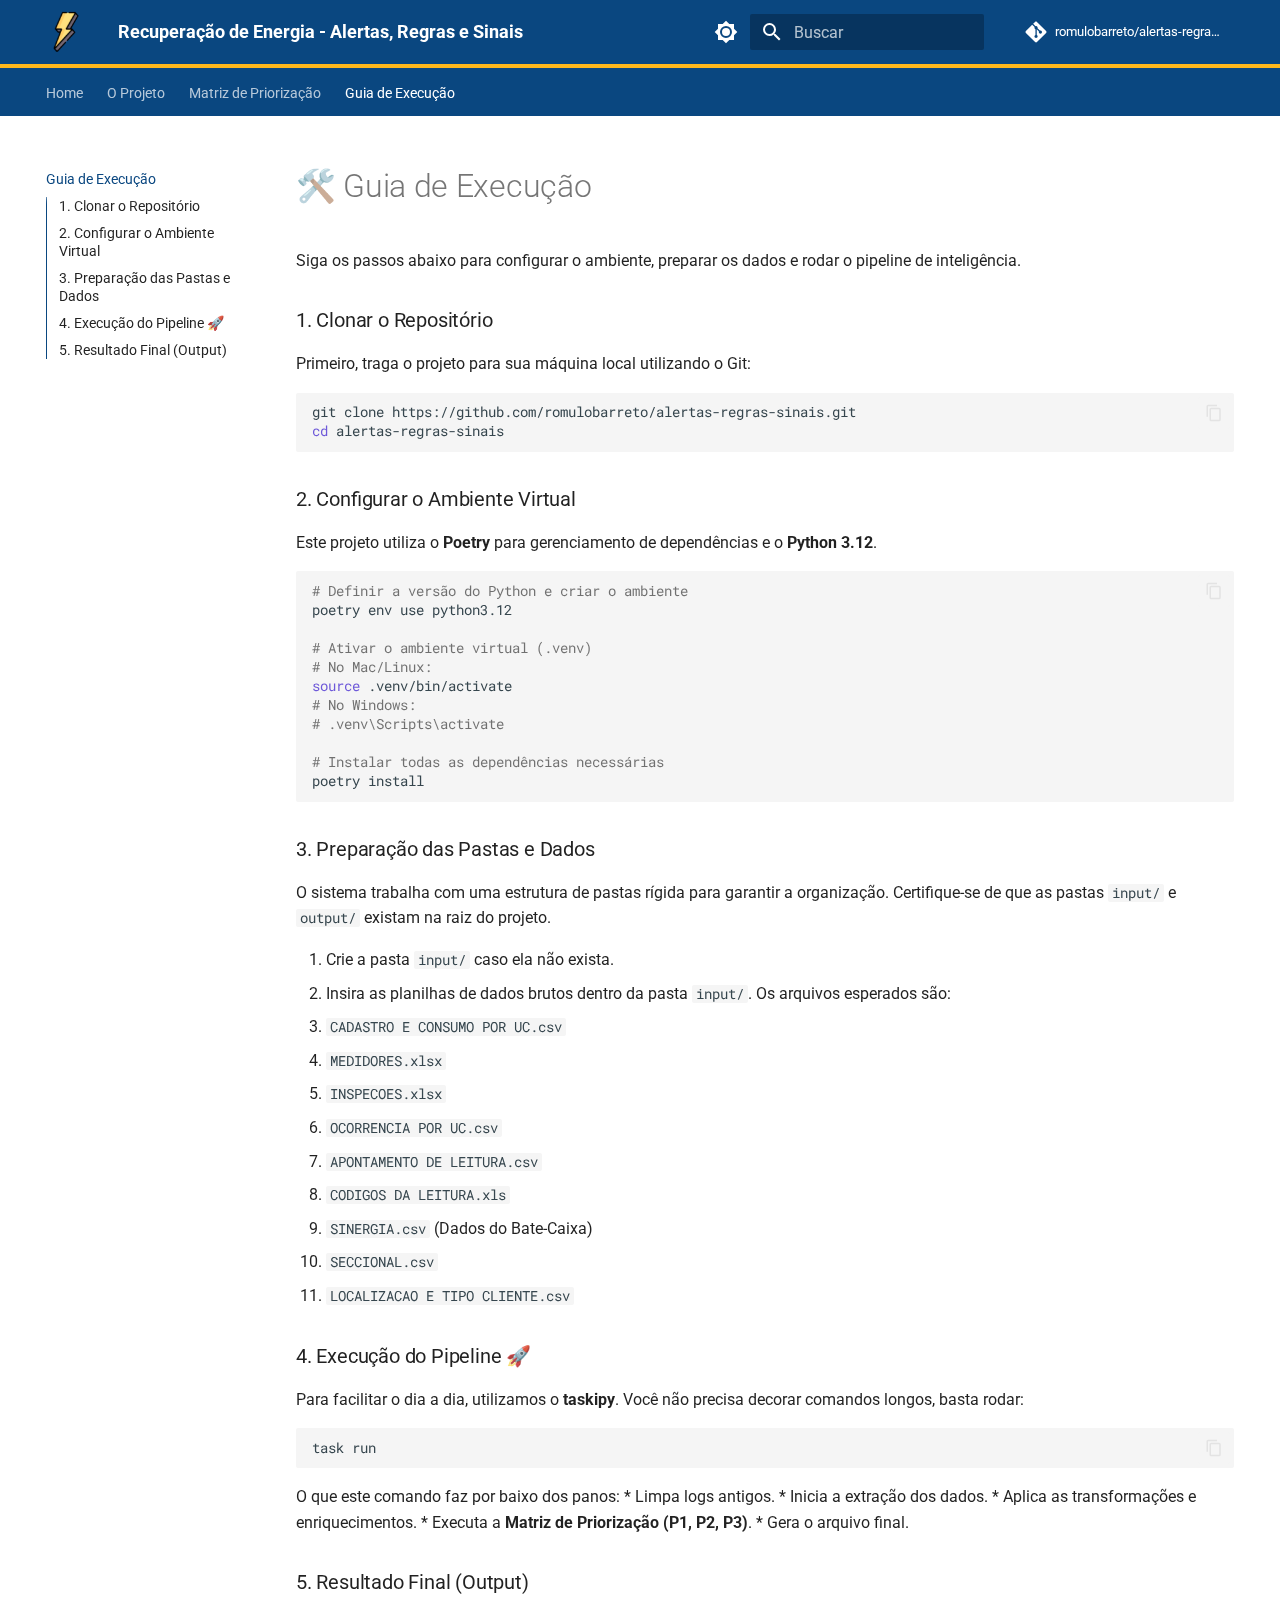
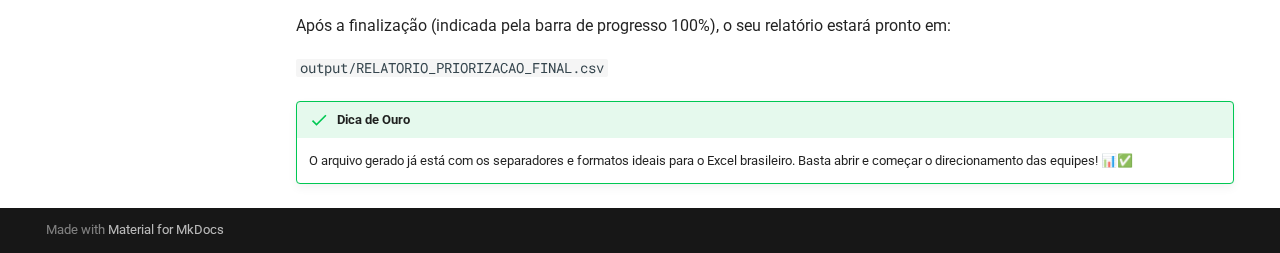
<file: execucao/index.html>
<!doctype html>
<html lang="pt" class="no-js">
  <head>
    
      <meta charset="utf-8">
      <meta name="viewport" content="width=device-width,initial-scale=1">
      
        <meta name="description" content="Sistema Inteligente de Direcionamento de Inspeções - CEEE Equatorial">
      
      
        <meta name="author" content="Rômulo Barreto">
      
      
        <link rel="canonical" href="https://github.com/romulobarreto/alertas-regras-sinais/execucao/">
      
      
        <link rel="prev" href="../regras/">
      
      
      
        
      
      
      <link rel="icon" href="../assets/favicon.png">
      <meta name="generator" content="mkdocs-1.6.1, mkdocs-material-9.7.1">
    
    
      
        <title>Guia de Execução - Recuperação de Energia - Alertas, Regras e Sinais</title>
      
    
    
      <link rel="stylesheet" href="../assets/stylesheets/main.484c7ddc.min.css">
      
        
        <link rel="stylesheet" href="../assets/stylesheets/palette.ab4e12ef.min.css">
      
      


    
    
      
    
    
      
        
        
        <link rel="preconnect" href="https://fonts.gstatic.com" crossorigin>
        <link rel="stylesheet" href="https://fonts.googleapis.com/css?family=Roboto:300,300i,400,400i,700,700i%7CRoboto+Mono:400,400i,700,700i&display=fallback">
        <style>:root{--md-text-font:"Roboto";--md-code-font:"Roboto Mono"}</style>
      
    
    
      <link rel="stylesheet" href="../stylesheets/extra.css">
    
    <script>__md_scope=new URL("..",location),__md_hash=e=>[...e].reduce(((e,_)=>(e<<5)-e+_.charCodeAt(0)),0),__md_get=(e,_=localStorage,t=__md_scope)=>JSON.parse(_.getItem(t.pathname+"."+e)),__md_set=(e,_,t=localStorage,a=__md_scope)=>{try{t.setItem(a.pathname+"."+e,JSON.stringify(_))}catch(e){}}</script>
    
      

    
    
  </head>
  
  
    
    
      
    
    
    
    
    <body dir="ltr" data-md-color-scheme="default" data-md-color-primary="custom" data-md-color-accent="custom">
  
    
    <input class="md-toggle" data-md-toggle="drawer" type="checkbox" id="__drawer" autocomplete="off">
    <input class="md-toggle" data-md-toggle="search" type="checkbox" id="__search" autocomplete="off">
    <label class="md-overlay" for="__drawer"></label>
    <div data-md-component="skip">
      
        
        <a href="#guia-de-execucao" class="md-skip">
          Pular para conteúdo
        </a>
      
    </div>
    <div data-md-component="announce">
      
    </div>
    
    
      

<header class="md-header" data-md-component="header">
  <nav class="md-header__inner md-grid" aria-label="Cabeçalho">
    <a href=".." title="Recuperação de Energia - Alertas, Regras e Sinais" class="md-header__button md-logo" aria-label="Recuperação de Energia - Alertas, Regras e Sinais" data-md-component="logo">
      
  <img src="../assets/favicon.png" alt="logo">

    </a>
    <label class="md-header__button md-icon" for="__drawer">
      
      <svg xmlns="http://www.w3.org/2000/svg" viewBox="0 0 24 24"><path d="M3 6h18v2H3zm0 5h18v2H3zm0 5h18v2H3z"/></svg>
    </label>
    <div class="md-header__title" data-md-component="header-title">
      <div class="md-header__ellipsis">
        <div class="md-header__topic">
          <span class="md-ellipsis">
            Recuperação de Energia - Alertas, Regras e Sinais
          </span>
        </div>
        <div class="md-header__topic" data-md-component="header-topic">
          <span class="md-ellipsis">
            
              Guia de Execução
            
          </span>
        </div>
      </div>
    </div>
    
      
        <form class="md-header__option" data-md-component="palette">
  
    
    
    
    <input class="md-option" data-md-color-media="(prefers-color-scheme: light)" data-md-color-scheme="default" data-md-color-primary="custom" data-md-color-accent="custom"  aria-label="Switch to dark mode"  type="radio" name="__palette" id="__palette_0">
    
      <label class="md-header__button md-icon" title="Switch to dark mode" for="__palette_1" hidden>
        <svg xmlns="http://www.w3.org/2000/svg" viewBox="0 0 24 24"><path d="M12 8a4 4 0 0 0-4 4 4 4 0 0 0 4 4 4 4 0 0 0 4-4 4 4 0 0 0-4-4m0 10a6 6 0 0 1-6-6 6 6 0 0 1 6-6 6 6 0 0 1 6 6 6 6 0 0 1-6 6m8-9.31V4h-4.69L12 .69 8.69 4H4v4.69L.69 12 4 15.31V20h4.69L12 23.31 15.31 20H20v-4.69L23.31 12z"/></svg>
      </label>
    
  
    
    
    
    <input class="md-option" data-md-color-media="(prefers-color-scheme: dark)" data-md-color-scheme="slate" data-md-color-primary="custom" data-md-color-accent="custom"  aria-label="Switch to light mode"  type="radio" name="__palette" id="__palette_1">
    
      <label class="md-header__button md-icon" title="Switch to light mode" for="__palette_0" hidden>
        <svg xmlns="http://www.w3.org/2000/svg" viewBox="0 0 24 24"><path d="M12 18c-.89 0-1.74-.2-2.5-.55C11.56 16.5 13 14.42 13 12s-1.44-4.5-3.5-5.45C10.26 6.2 11.11 6 12 6a6 6 0 0 1 6 6 6 6 0 0 1-6 6m8-9.31V4h-4.69L12 .69 8.69 4H4v4.69L.69 12 4 15.31V20h4.69L12 23.31 15.31 20H20v-4.69L23.31 12z"/></svg>
      </label>
    
  
</form>
      
    
    
      <script>var palette=__md_get("__palette");if(palette&&palette.color){if("(prefers-color-scheme)"===palette.color.media){var media=matchMedia("(prefers-color-scheme: light)"),input=document.querySelector(media.matches?"[data-md-color-media='(prefers-color-scheme: light)']":"[data-md-color-media='(prefers-color-scheme: dark)']");palette.color.media=input.getAttribute("data-md-color-media"),palette.color.scheme=input.getAttribute("data-md-color-scheme"),palette.color.primary=input.getAttribute("data-md-color-primary"),palette.color.accent=input.getAttribute("data-md-color-accent")}for(var[key,value]of Object.entries(palette.color))document.body.setAttribute("data-md-color-"+key,value)}</script>
    
    
    
      
      
        <label class="md-header__button md-icon" for="__search">
          
          <svg xmlns="http://www.w3.org/2000/svg" viewBox="0 0 24 24"><path d="M9.5 3A6.5 6.5 0 0 1 16 9.5c0 1.61-.59 3.09-1.56 4.23l.27.27h.79l5 5-1.5 1.5-5-5v-.79l-.27-.27A6.52 6.52 0 0 1 9.5 16 6.5 6.5 0 0 1 3 9.5 6.5 6.5 0 0 1 9.5 3m0 2C7 5 5 7 5 9.5S7 14 9.5 14 14 12 14 9.5 12 5 9.5 5"/></svg>
        </label>
        <div class="md-search" data-md-component="search" role="dialog">
  <label class="md-search__overlay" for="__search"></label>
  <div class="md-search__inner" role="search">
    <form class="md-search__form" name="search">
      <input type="text" class="md-search__input" name="query" aria-label="Buscar" placeholder="Buscar" autocapitalize="off" autocorrect="off" autocomplete="off" spellcheck="false" data-md-component="search-query" required>
      <label class="md-search__icon md-icon" for="__search">
        
        <svg xmlns="http://www.w3.org/2000/svg" viewBox="0 0 24 24"><path d="M9.5 3A6.5 6.5 0 0 1 16 9.5c0 1.61-.59 3.09-1.56 4.23l.27.27h.79l5 5-1.5 1.5-5-5v-.79l-.27-.27A6.52 6.52 0 0 1 9.5 16 6.5 6.5 0 0 1 3 9.5 6.5 6.5 0 0 1 9.5 3m0 2C7 5 5 7 5 9.5S7 14 9.5 14 14 12 14 9.5 12 5 9.5 5"/></svg>
        
        <svg xmlns="http://www.w3.org/2000/svg" viewBox="0 0 24 24"><path d="M20 11v2H8l5.5 5.5-1.42 1.42L4.16 12l7.92-7.92L13.5 5.5 8 11z"/></svg>
      </label>
      <nav class="md-search__options" aria-label="Pesquisar">
        
        <button type="reset" class="md-search__icon md-icon" title="Limpar" aria-label="Limpar" tabindex="-1">
          
          <svg xmlns="http://www.w3.org/2000/svg" viewBox="0 0 24 24"><path d="M19 6.41 17.59 5 12 10.59 6.41 5 5 6.41 10.59 12 5 17.59 6.41 19 12 13.41 17.59 19 19 17.59 13.41 12z"/></svg>
        </button>
      </nav>
      
    </form>
    <div class="md-search__output">
      <div class="md-search__scrollwrap" tabindex="0" data-md-scrollfix>
        <div class="md-search-result" data-md-component="search-result">
          <div class="md-search-result__meta">
            Inicializando busca
          </div>
          <ol class="md-search-result__list" role="presentation"></ol>
        </div>
      </div>
    </div>
  </div>
</div>
      
    
    
      <div class="md-header__source">
        <a href="https://github.com/romulobarreto/alertas-regras-sinais" title="Ir para repositório" class="md-source" data-md-component="source">
  <div class="md-source__icon md-icon">
    
    <svg xmlns="http://www.w3.org/2000/svg" viewBox="0 0 448 512"><!--! Font Awesome Free 7.1.0 by @fontawesome - https://fontawesome.com License - https://fontawesome.com/license/free (Icons: CC BY 4.0, Fonts: SIL OFL 1.1, Code: MIT License) Copyright 2025 Fonticons, Inc.--><path d="M439.6 236.1 244 40.5c-5.4-5.5-12.8-8.5-20.4-8.5s-15 3-20.4 8.4L162.5 81l51.5 51.5c27.1-9.1 52.7 16.8 43.4 43.7l49.7 49.7c34.2-11.8 61.2 31 35.5 56.7-26.5 26.5-70.2-2.9-56-37.3L240.3 199v121.9c25.3 12.5 22.3 41.8 9.1 55-6.4 6.4-15.2 10.1-24.3 10.1s-17.8-3.6-24.3-10.1c-17.6-17.6-11.1-46.9 11.2-56v-123c-20.8-8.5-24.6-30.7-18.6-45L142.6 101 8.5 235.1C3 240.6 0 247.9 0 255.5s3 15 8.5 20.4l195.6 195.7c5.4 5.4 12.7 8.4 20.4 8.4s15-3 20.4-8.4l194.7-194.7c5.4-5.4 8.4-12.8 8.4-20.4s-3-15-8.4-20.4"/></svg>
  </div>
  <div class="md-source__repository">
    romulobarreto/alertas-regras-sinais
  </div>
</a>
      </div>
    
  </nav>
  
</header>
    
    <div class="md-container" data-md-component="container">
      
      
        
          
            
<nav class="md-tabs" aria-label="Abas" data-md-component="tabs">
  <div class="md-grid">
    <ul class="md-tabs__list">
      
        
  
  
  
  
    <li class="md-tabs__item">
      <a href=".." class="md-tabs__link">
        
  
  
    
  
  Home

      </a>
    </li>
  

      
        
  
  
  
  
    <li class="md-tabs__item">
      <a href="../sobre/" class="md-tabs__link">
        
  
  
    
  
  O Projeto

      </a>
    </li>
  

      
        
  
  
  
  
    <li class="md-tabs__item">
      <a href="../regras/" class="md-tabs__link">
        
  
  
    
  
  Matriz de Priorização

      </a>
    </li>
  

      
        
  
  
  
    
  
  
    <li class="md-tabs__item md-tabs__item--active">
      <a href="./" class="md-tabs__link">
        
  
  
    
  
  Guia de Execução

      </a>
    </li>
  

      
    </ul>
  </div>
</nav>
          
        
      
      <main class="md-main" data-md-component="main">
        <div class="md-main__inner md-grid">
          
            
              
              <div class="md-sidebar md-sidebar--primary" data-md-component="sidebar" data-md-type="navigation" >
                <div class="md-sidebar__scrollwrap">
                  <div class="md-sidebar__inner">
                    


  


  

<nav class="md-nav md-nav--primary md-nav--lifted md-nav--integrated" aria-label="Navegação" data-md-level="0">
  <label class="md-nav__title" for="__drawer">
    <a href=".." title="Recuperação de Energia - Alertas, Regras e Sinais" class="md-nav__button md-logo" aria-label="Recuperação de Energia - Alertas, Regras e Sinais" data-md-component="logo">
      
  <img src="../assets/favicon.png" alt="logo">

    </a>
    Recuperação de Energia - Alertas, Regras e Sinais
  </label>
  
    <div class="md-nav__source">
      <a href="https://github.com/romulobarreto/alertas-regras-sinais" title="Ir para repositório" class="md-source" data-md-component="source">
  <div class="md-source__icon md-icon">
    
    <svg xmlns="http://www.w3.org/2000/svg" viewBox="0 0 448 512"><!--! Font Awesome Free 7.1.0 by @fontawesome - https://fontawesome.com License - https://fontawesome.com/license/free (Icons: CC BY 4.0, Fonts: SIL OFL 1.1, Code: MIT License) Copyright 2025 Fonticons, Inc.--><path d="M439.6 236.1 244 40.5c-5.4-5.5-12.8-8.5-20.4-8.5s-15 3-20.4 8.4L162.5 81l51.5 51.5c27.1-9.1 52.7 16.8 43.4 43.7l49.7 49.7c34.2-11.8 61.2 31 35.5 56.7-26.5 26.5-70.2-2.9-56-37.3L240.3 199v121.9c25.3 12.5 22.3 41.8 9.1 55-6.4 6.4-15.2 10.1-24.3 10.1s-17.8-3.6-24.3-10.1c-17.6-17.6-11.1-46.9 11.2-56v-123c-20.8-8.5-24.6-30.7-18.6-45L142.6 101 8.5 235.1C3 240.6 0 247.9 0 255.5s3 15 8.5 20.4l195.6 195.7c5.4 5.4 12.7 8.4 20.4 8.4s15-3 20.4-8.4l194.7-194.7c5.4-5.4 8.4-12.8 8.4-20.4s-3-15-8.4-20.4"/></svg>
  </div>
  <div class="md-source__repository">
    romulobarreto/alertas-regras-sinais
  </div>
</a>
    </div>
  
  <ul class="md-nav__list" data-md-scrollfix>
    
      
      
  
  
  
  
    <li class="md-nav__item">
      <a href=".." class="md-nav__link">
        
  
  
  <span class="md-ellipsis">
    
  
    Home
  

    
  </span>
  
  

      </a>
    </li>
  

    
      
      
  
  
  
  
    <li class="md-nav__item">
      <a href="../sobre/" class="md-nav__link">
        
  
  
  <span class="md-ellipsis">
    
  
    O Projeto
  

    
  </span>
  
  

      </a>
    </li>
  

    
      
      
  
  
  
  
    <li class="md-nav__item">
      <a href="../regras/" class="md-nav__link">
        
  
  
  <span class="md-ellipsis">
    
  
    Matriz de Priorização
  

    
  </span>
  
  

      </a>
    </li>
  

    
      
      
  
  
    
  
  
  
    <li class="md-nav__item md-nav__item--active">
      
      <input class="md-nav__toggle md-toggle" type="checkbox" id="__toc">
      
      
        
      
      
        <label class="md-nav__link md-nav__link--active" for="__toc">
          
  
  
  <span class="md-ellipsis">
    
  
    Guia de Execução
  

    
  </span>
  
  

          <span class="md-nav__icon md-icon"></span>
        </label>
      
      <a href="./" class="md-nav__link md-nav__link--active">
        
  
  
  <span class="md-ellipsis">
    
  
    Guia de Execução
  

    
  </span>
  
  

      </a>
      
        

<nav class="md-nav md-nav--secondary" aria-label="Índice">
  
  
  
    
  
  
    <label class="md-nav__title" for="__toc">
      <span class="md-nav__icon md-icon"></span>
      Índice
    </label>
    <ul class="md-nav__list" data-md-component="toc" data-md-scrollfix>
      
        <li class="md-nav__item">
  <a href="#1-clonar-o-repositorio" class="md-nav__link">
    <span class="md-ellipsis">
      
        1. Clonar o Repositório
      
    </span>
  </a>
  
</li>
      
        <li class="md-nav__item">
  <a href="#2-configurar-o-ambiente-virtual" class="md-nav__link">
    <span class="md-ellipsis">
      
        2. Configurar o Ambiente Virtual
      
    </span>
  </a>
  
</li>
      
        <li class="md-nav__item">
  <a href="#3-preparacao-das-pastas-e-dados" class="md-nav__link">
    <span class="md-ellipsis">
      
        3. Preparação das Pastas e Dados
      
    </span>
  </a>
  
</li>
      
        <li class="md-nav__item">
  <a href="#4-execucao-do-pipeline" class="md-nav__link">
    <span class="md-ellipsis">
      
        4. Execução do Pipeline 🚀
      
    </span>
  </a>
  
</li>
      
        <li class="md-nav__item">
  <a href="#5-resultado-final-output" class="md-nav__link">
    <span class="md-ellipsis">
      
        5. Resultado Final (Output)
      
    </span>
  </a>
  
</li>
      
    </ul>
  
</nav>
      
    </li>
  

    
  </ul>
</nav>
                  </div>
                </div>
              </div>
            
            
          
          
            <div class="md-content" data-md-component="content">
              
              <article class="md-content__inner md-typeset">
                
                  


  
  


<h1 id="guia-de-execucao">🛠️ Guia de Execução</h1>
<p>Siga os passos abaixo para configurar o ambiente, preparar os dados e rodar o pipeline de inteligência.</p>
<h3 id="1-clonar-o-repositorio">1. Clonar o Repositório</h3>
<p>Primeiro, traga o projeto para sua máquina local utilizando o Git:</p>
<div class="highlight"><pre><span></span><code>git<span class="w"> </span>clone<span class="w"> </span>https://github.com/romulobarreto/alertas-regras-sinais.git
<span class="nb">cd</span><span class="w"> </span>alertas-regras-sinais
</code></pre></div>
<h3 id="2-configurar-o-ambiente-virtual">2. Configurar o Ambiente Virtual</h3>
<p>Este projeto utiliza o <strong>Poetry</strong> para gerenciamento de dependências e o <strong>Python 3.12</strong>.</p>
<div class="highlight"><pre><span></span><code><span class="c1"># Definir a versão do Python e criar o ambiente</span>
poetry<span class="w"> </span>env<span class="w"> </span>use<span class="w"> </span>python3.12

<span class="c1"># Ativar o ambiente virtual (.venv)</span>
<span class="c1"># No Mac/Linux:</span>
<span class="nb">source</span><span class="w"> </span>.venv/bin/activate
<span class="c1"># No Windows:</span>
<span class="c1"># .venv\Scripts\activate</span>

<span class="c1"># Instalar todas as dependências necessárias</span>
poetry<span class="w"> </span>install
</code></pre></div>
<h3 id="3-preparacao-das-pastas-e-dados">3. Preparação das Pastas e Dados</h3>
<p>O sistema trabalha com uma estrutura de pastas rígida para garantir a organização. Certifique-se de que as pastas <code>input/</code> e <code>output/</code> existam na raiz do projeto.</p>
<ol>
<li>Crie a pasta <code>input/</code> caso ela não exista.</li>
<li>Insira as planilhas de dados brutos dentro da pasta <code>input/</code>. Os arquivos esperados são:</li>
<li><code>CADASTRO E CONSUMO POR UC.csv</code></li>
<li><code>MEDIDORES.xlsx</code></li>
<li><code>INSPECOES.xlsx</code></li>
<li><code>OCORRENCIA POR UC.csv</code></li>
<li><code>APONTAMENTO DE LEITURA.csv</code></li>
<li><code>CODIGOS DA LEITURA.xls</code></li>
<li><code>SINERGIA.csv</code> (Dados do Bate-Caixa)</li>
<li><code>SECCIONAL.csv</code></li>
<li><code>LOCALIZACAO E TIPO CLIENTE.csv</code></li>
</ol>
<h3 id="4-execucao-do-pipeline">4. Execução do Pipeline 🚀</h3>
<p>Para facilitar o dia a dia, utilizamos o <strong>taskipy</strong>. Você não precisa decorar comandos longos, basta rodar:</p>
<div class="highlight"><pre><span></span><code>task<span class="w"> </span>run
</code></pre></div>
<p>O que este comando faz por baixo dos panos:
* Limpa logs antigos.
* Inicia a extração dos dados.
* Aplica as transformações e enriquecimentos.
* Executa a <strong>Matriz de Priorização (P1, P2, P3)</strong>.
* Gera o arquivo final.</p>
<h3 id="5-resultado-final-output">5. Resultado Final (Output)</h3>
<p>Após a finalização (indicada pela barra de progresso 100%), o seu relatório estará pronto em:</p>
<p><code>output/RELATORIO_PRIORIZACAO_FINAL.csv</code></p>
<div class="admonition success">
<p class="admonition-title">Dica de Ouro</p>
<p>O arquivo gerado já está com os separadores e formatos ideais para o Excel brasileiro. Basta abrir e começar o direcionamento das equipes! 📊✅</p>
</div>












                
              </article>
            </div>
          
          
<script>var target=document.getElementById(location.hash.slice(1));target&&target.name&&(target.checked=target.name.startsWith("__tabbed_"))</script>
        </div>
        
      </main>
      
        <footer class="md-footer">
  
  <div class="md-footer-meta md-typeset">
    <div class="md-footer-meta__inner md-grid">
      <div class="md-copyright">
  
  
    Made with
    <a href="https://squidfunk.github.io/mkdocs-material/" target="_blank" rel="noopener">
      Material for MkDocs
    </a>
  
</div>
      
    </div>
  </div>
</footer>
      
    </div>
    <div class="md-dialog" data-md-component="dialog">
      <div class="md-dialog__inner md-typeset"></div>
    </div>
    
    
    
      
      
      <script id="__config" type="application/json">{"annotate": null, "base": "..", "features": ["navigation.tabs", "navigation.sections", "toc.integrate", "content.code.copy"], "search": "../assets/javascripts/workers/search.2c215733.min.js", "tags": null, "translations": {"clipboard.copied": "Copiado para \u00e1rea de transfer\u00eancia", "clipboard.copy": "Copiar para \u00e1rea de transfer\u00eancia", "search.result.more.one": "mais 1 nesta p\u00e1gina", "search.result.more.other": "# mais nesta p\u00e1gina", "search.result.none": "Nenhum documento encontrado", "search.result.one": "1 documento encontrado", "search.result.other": "# documentos encontrados", "search.result.placeholder": "Digite para iniciar a busca", "search.result.term.missing": "Ausente", "select.version": "Selecione a vers\u00e3o"}, "version": null}</script>
    
    
      <script src="../assets/javascripts/bundle.79ae519e.min.js"></script>
      
    
  </body>
</html>
</file>
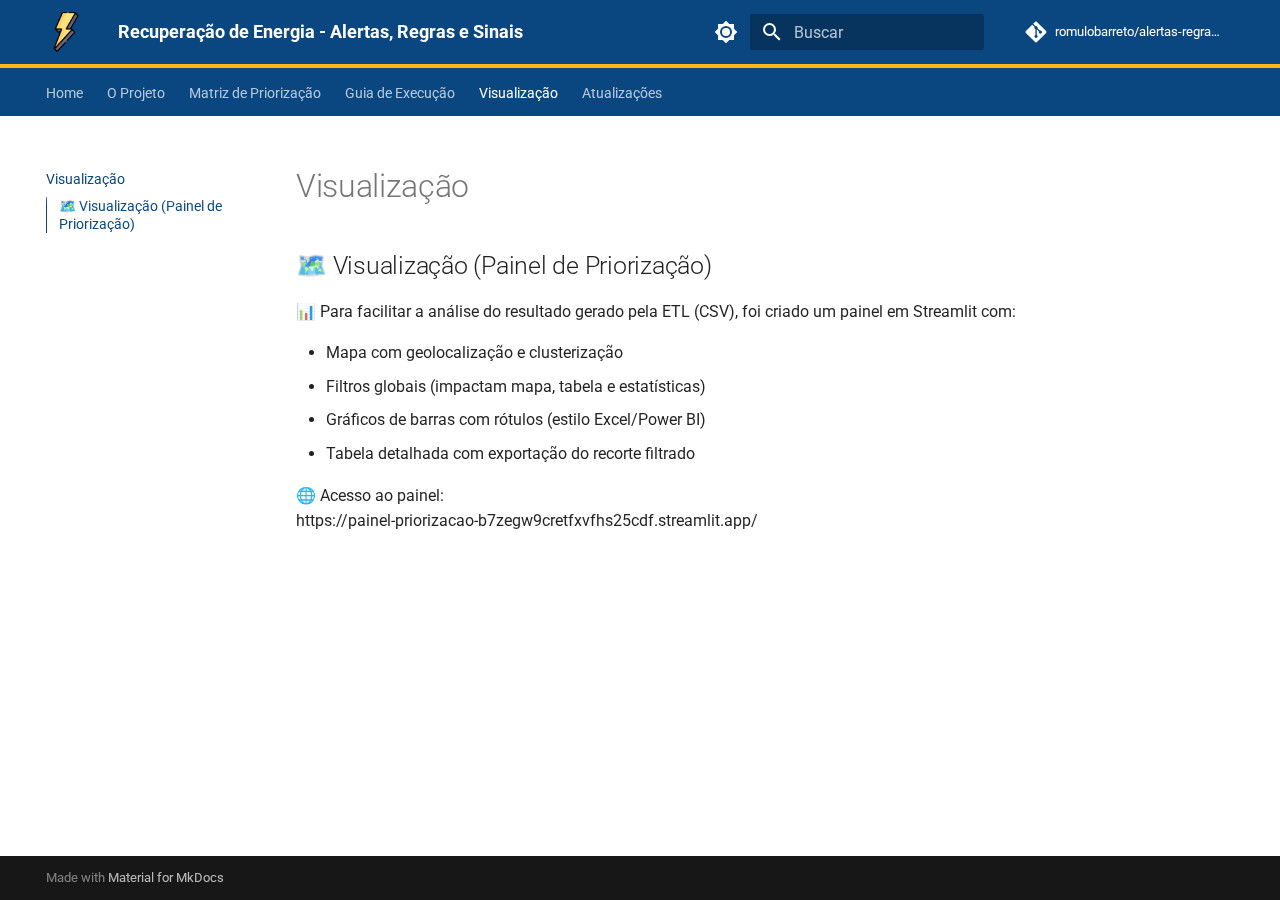
<file: painel/index.html>
<!doctype html>
<html lang="pt" class="no-js">
  <head>
    
      <meta charset="utf-8">
      <meta name="viewport" content="width=device-width,initial-scale=1">
      
        <meta name="description" content="Sistema Inteligente de Direcionamento de Inspeções - CEEE Equatorial">
      
      
        <meta name="author" content="Rômulo Barreto">
      
      
        <link rel="canonical" href="https://github.com/romulobarreto/alertas-regras-sinais/painel/">
      
      
        <link rel="prev" href="../execucao/">
      
      
        <link rel="next" href="../atualizacao/">
      
      
        
      
      
      <link rel="icon" href="../assets/favicon.png">
      <meta name="generator" content="mkdocs-1.6.1, mkdocs-material-9.7.1">
    
    
      
        <title>Visualização - Recuperação de Energia - Alertas, Regras e Sinais</title>
      
    
    
      <link rel="stylesheet" href="../assets/stylesheets/main.484c7ddc.min.css">
      
        
        <link rel="stylesheet" href="../assets/stylesheets/palette.ab4e12ef.min.css">
      
      


    
    
      
    
    
      
        
        
        <link rel="preconnect" href="https://fonts.gstatic.com" crossorigin>
        <link rel="stylesheet" href="https://fonts.googleapis.com/css?family=Roboto:300,300i,400,400i,700,700i%7CRoboto+Mono:400,400i,700,700i&display=fallback">
        <style>:root{--md-text-font:"Roboto";--md-code-font:"Roboto Mono"}</style>
      
    
    
      <link rel="stylesheet" href="../stylesheets/extra.css">
    
    <script>__md_scope=new URL("..",location),__md_hash=e=>[...e].reduce(((e,_)=>(e<<5)-e+_.charCodeAt(0)),0),__md_get=(e,_=localStorage,t=__md_scope)=>JSON.parse(_.getItem(t.pathname+"."+e)),__md_set=(e,_,t=localStorage,a=__md_scope)=>{try{t.setItem(a.pathname+"."+e,JSON.stringify(_))}catch(e){}}</script>
    
      

    
    
  </head>
  
  
    
    
      
    
    
    
    
    <body dir="ltr" data-md-color-scheme="default" data-md-color-primary="custom" data-md-color-accent="custom">
  
    
    <input class="md-toggle" data-md-toggle="drawer" type="checkbox" id="__drawer" autocomplete="off">
    <input class="md-toggle" data-md-toggle="search" type="checkbox" id="__search" autocomplete="off">
    <label class="md-overlay" for="__drawer"></label>
    <div data-md-component="skip">
      
        
        <a href="#visualizacao-painel-de-priorizacao" class="md-skip">
          Pular para conteúdo
        </a>
      
    </div>
    <div data-md-component="announce">
      
    </div>
    
    
      

<header class="md-header" data-md-component="header">
  <nav class="md-header__inner md-grid" aria-label="Cabeçalho">
    <a href=".." title="Recuperação de Energia - Alertas, Regras e Sinais" class="md-header__button md-logo" aria-label="Recuperação de Energia - Alertas, Regras e Sinais" data-md-component="logo">
      
  <img src="../assets/favicon.png" alt="logo">

    </a>
    <label class="md-header__button md-icon" for="__drawer">
      
      <svg xmlns="http://www.w3.org/2000/svg" viewBox="0 0 24 24"><path d="M3 6h18v2H3zm0 5h18v2H3zm0 5h18v2H3z"/></svg>
    </label>
    <div class="md-header__title" data-md-component="header-title">
      <div class="md-header__ellipsis">
        <div class="md-header__topic">
          <span class="md-ellipsis">
            Recuperação de Energia - Alertas, Regras e Sinais
          </span>
        </div>
        <div class="md-header__topic" data-md-component="header-topic">
          <span class="md-ellipsis">
            
              Visualização
            
          </span>
        </div>
      </div>
    </div>
    
      
        <form class="md-header__option" data-md-component="palette">
  
    
    
    
    <input class="md-option" data-md-color-media="(prefers-color-scheme: light)" data-md-color-scheme="default" data-md-color-primary="custom" data-md-color-accent="custom"  aria-label="Switch to dark mode"  type="radio" name="__palette" id="__palette_0">
    
      <label class="md-header__button md-icon" title="Switch to dark mode" for="__palette_1" hidden>
        <svg xmlns="http://www.w3.org/2000/svg" viewBox="0 0 24 24"><path d="M12 8a4 4 0 0 0-4 4 4 4 0 0 0 4 4 4 4 0 0 0 4-4 4 4 0 0 0-4-4m0 10a6 6 0 0 1-6-6 6 6 0 0 1 6-6 6 6 0 0 1 6 6 6 6 0 0 1-6 6m8-9.31V4h-4.69L12 .69 8.69 4H4v4.69L.69 12 4 15.31V20h4.69L12 23.31 15.31 20H20v-4.69L23.31 12z"/></svg>
      </label>
    
  
    
    
    
    <input class="md-option" data-md-color-media="(prefers-color-scheme: dark)" data-md-color-scheme="slate" data-md-color-primary="custom" data-md-color-accent="custom"  aria-label="Switch to light mode"  type="radio" name="__palette" id="__palette_1">
    
      <label class="md-header__button md-icon" title="Switch to light mode" for="__palette_0" hidden>
        <svg xmlns="http://www.w3.org/2000/svg" viewBox="0 0 24 24"><path d="M12 18c-.89 0-1.74-.2-2.5-.55C11.56 16.5 13 14.42 13 12s-1.44-4.5-3.5-5.45C10.26 6.2 11.11 6 12 6a6 6 0 0 1 6 6 6 6 0 0 1-6 6m8-9.31V4h-4.69L12 .69 8.69 4H4v4.69L.69 12 4 15.31V20h4.69L12 23.31 15.31 20H20v-4.69L23.31 12z"/></svg>
      </label>
    
  
</form>
      
    
    
      <script>var palette=__md_get("__palette");if(palette&&palette.color){if("(prefers-color-scheme)"===palette.color.media){var media=matchMedia("(prefers-color-scheme: light)"),input=document.querySelector(media.matches?"[data-md-color-media='(prefers-color-scheme: light)']":"[data-md-color-media='(prefers-color-scheme: dark)']");palette.color.media=input.getAttribute("data-md-color-media"),palette.color.scheme=input.getAttribute("data-md-color-scheme"),palette.color.primary=input.getAttribute("data-md-color-primary"),palette.color.accent=input.getAttribute("data-md-color-accent")}for(var[key,value]of Object.entries(palette.color))document.body.setAttribute("data-md-color-"+key,value)}</script>
    
    
    
      
      
        <label class="md-header__button md-icon" for="__search">
          
          <svg xmlns="http://www.w3.org/2000/svg" viewBox="0 0 24 24"><path d="M9.5 3A6.5 6.5 0 0 1 16 9.5c0 1.61-.59 3.09-1.56 4.23l.27.27h.79l5 5-1.5 1.5-5-5v-.79l-.27-.27A6.52 6.52 0 0 1 9.5 16 6.5 6.5 0 0 1 3 9.5 6.5 6.5 0 0 1 9.5 3m0 2C7 5 5 7 5 9.5S7 14 9.5 14 14 12 14 9.5 12 5 9.5 5"/></svg>
        </label>
        <div class="md-search" data-md-component="search" role="dialog">
  <label class="md-search__overlay" for="__search"></label>
  <div class="md-search__inner" role="search">
    <form class="md-search__form" name="search">
      <input type="text" class="md-search__input" name="query" aria-label="Buscar" placeholder="Buscar" autocapitalize="off" autocorrect="off" autocomplete="off" spellcheck="false" data-md-component="search-query" required>
      <label class="md-search__icon md-icon" for="__search">
        
        <svg xmlns="http://www.w3.org/2000/svg" viewBox="0 0 24 24"><path d="M9.5 3A6.5 6.5 0 0 1 16 9.5c0 1.61-.59 3.09-1.56 4.23l.27.27h.79l5 5-1.5 1.5-5-5v-.79l-.27-.27A6.52 6.52 0 0 1 9.5 16 6.5 6.5 0 0 1 3 9.5 6.5 6.5 0 0 1 9.5 3m0 2C7 5 5 7 5 9.5S7 14 9.5 14 14 12 14 9.5 12 5 9.5 5"/></svg>
        
        <svg xmlns="http://www.w3.org/2000/svg" viewBox="0 0 24 24"><path d="M20 11v2H8l5.5 5.5-1.42 1.42L4.16 12l7.92-7.92L13.5 5.5 8 11z"/></svg>
      </label>
      <nav class="md-search__options" aria-label="Pesquisar">
        
        <button type="reset" class="md-search__icon md-icon" title="Limpar" aria-label="Limpar" tabindex="-1">
          
          <svg xmlns="http://www.w3.org/2000/svg" viewBox="0 0 24 24"><path d="M19 6.41 17.59 5 12 10.59 6.41 5 5 6.41 10.59 12 5 17.59 6.41 19 12 13.41 17.59 19 19 17.59 13.41 12z"/></svg>
        </button>
      </nav>
      
    </form>
    <div class="md-search__output">
      <div class="md-search__scrollwrap" tabindex="0" data-md-scrollfix>
        <div class="md-search-result" data-md-component="search-result">
          <div class="md-search-result__meta">
            Inicializando busca
          </div>
          <ol class="md-search-result__list" role="presentation"></ol>
        </div>
      </div>
    </div>
  </div>
</div>
      
    
    
      <div class="md-header__source">
        <a href="https://github.com/romulobarreto/alertas-regras-sinais" title="Ir para repositório" class="md-source" data-md-component="source">
  <div class="md-source__icon md-icon">
    
    <svg xmlns="http://www.w3.org/2000/svg" viewBox="0 0 448 512"><!--! Font Awesome Free 7.1.0 by @fontawesome - https://fontawesome.com License - https://fontawesome.com/license/free (Icons: CC BY 4.0, Fonts: SIL OFL 1.1, Code: MIT License) Copyright 2025 Fonticons, Inc.--><path d="M439.6 236.1 244 40.5c-5.4-5.5-12.8-8.5-20.4-8.5s-15 3-20.4 8.4L162.5 81l51.5 51.5c27.1-9.1 52.7 16.8 43.4 43.7l49.7 49.7c34.2-11.8 61.2 31 35.5 56.7-26.5 26.5-70.2-2.9-56-37.3L240.3 199v121.9c25.3 12.5 22.3 41.8 9.1 55-6.4 6.4-15.2 10.1-24.3 10.1s-17.8-3.6-24.3-10.1c-17.6-17.6-11.1-46.9 11.2-56v-123c-20.8-8.5-24.6-30.7-18.6-45L142.6 101 8.5 235.1C3 240.6 0 247.9 0 255.5s3 15 8.5 20.4l195.6 195.7c5.4 5.4 12.7 8.4 20.4 8.4s15-3 20.4-8.4l194.7-194.7c5.4-5.4 8.4-12.8 8.4-20.4s-3-15-8.4-20.4"/></svg>
  </div>
  <div class="md-source__repository">
    romulobarreto/alertas-regras-sinais
  </div>
</a>
      </div>
    
  </nav>
  
</header>
    
    <div class="md-container" data-md-component="container">
      
      
        
          
            
<nav class="md-tabs" aria-label="Abas" data-md-component="tabs">
  <div class="md-grid">
    <ul class="md-tabs__list">
      
        
  
  
  
  
    <li class="md-tabs__item">
      <a href=".." class="md-tabs__link">
        
  
  
    
  
  Home

      </a>
    </li>
  

      
        
  
  
  
  
    <li class="md-tabs__item">
      <a href="../sobre/" class="md-tabs__link">
        
  
  
    
  
  O Projeto

      </a>
    </li>
  

      
        
  
  
  
  
    <li class="md-tabs__item">
      <a href="../regras/" class="md-tabs__link">
        
  
  
    
  
  Matriz de Priorização

      </a>
    </li>
  

      
        
  
  
  
  
    <li class="md-tabs__item">
      <a href="../execucao/" class="md-tabs__link">
        
  
  
    
  
  Guia de Execução

      </a>
    </li>
  

      
        
  
  
  
    
  
  
    <li class="md-tabs__item md-tabs__item--active">
      <a href="./" class="md-tabs__link">
        
  
  
    
  
  Visualização

      </a>
    </li>
  

      
        
  
  
  
  
    <li class="md-tabs__item">
      <a href="../atualizacao/" class="md-tabs__link">
        
  
  
    
  
  Atualizações

      </a>
    </li>
  

      
    </ul>
  </div>
</nav>
          
        
      
      <main class="md-main" data-md-component="main">
        <div class="md-main__inner md-grid">
          
            
              
              <div class="md-sidebar md-sidebar--primary" data-md-component="sidebar" data-md-type="navigation" >
                <div class="md-sidebar__scrollwrap">
                  <div class="md-sidebar__inner">
                    


  


  

<nav class="md-nav md-nav--primary md-nav--lifted md-nav--integrated" aria-label="Navegação" data-md-level="0">
  <label class="md-nav__title" for="__drawer">
    <a href=".." title="Recuperação de Energia - Alertas, Regras e Sinais" class="md-nav__button md-logo" aria-label="Recuperação de Energia - Alertas, Regras e Sinais" data-md-component="logo">
      
  <img src="../assets/favicon.png" alt="logo">

    </a>
    Recuperação de Energia - Alertas, Regras e Sinais
  </label>
  
    <div class="md-nav__source">
      <a href="https://github.com/romulobarreto/alertas-regras-sinais" title="Ir para repositório" class="md-source" data-md-component="source">
  <div class="md-source__icon md-icon">
    
    <svg xmlns="http://www.w3.org/2000/svg" viewBox="0 0 448 512"><!--! Font Awesome Free 7.1.0 by @fontawesome - https://fontawesome.com License - https://fontawesome.com/license/free (Icons: CC BY 4.0, Fonts: SIL OFL 1.1, Code: MIT License) Copyright 2025 Fonticons, Inc.--><path d="M439.6 236.1 244 40.5c-5.4-5.5-12.8-8.5-20.4-8.5s-15 3-20.4 8.4L162.5 81l51.5 51.5c27.1-9.1 52.7 16.8 43.4 43.7l49.7 49.7c34.2-11.8 61.2 31 35.5 56.7-26.5 26.5-70.2-2.9-56-37.3L240.3 199v121.9c25.3 12.5 22.3 41.8 9.1 55-6.4 6.4-15.2 10.1-24.3 10.1s-17.8-3.6-24.3-10.1c-17.6-17.6-11.1-46.9 11.2-56v-123c-20.8-8.5-24.6-30.7-18.6-45L142.6 101 8.5 235.1C3 240.6 0 247.9 0 255.5s3 15 8.5 20.4l195.6 195.7c5.4 5.4 12.7 8.4 20.4 8.4s15-3 20.4-8.4l194.7-194.7c5.4-5.4 8.4-12.8 8.4-20.4s-3-15-8.4-20.4"/></svg>
  </div>
  <div class="md-source__repository">
    romulobarreto/alertas-regras-sinais
  </div>
</a>
    </div>
  
  <ul class="md-nav__list" data-md-scrollfix>
    
      
      
  
  
  
  
    <li class="md-nav__item">
      <a href=".." class="md-nav__link">
        
  
  
  <span class="md-ellipsis">
    
  
    Home
  

    
  </span>
  
  

      </a>
    </li>
  

    
      
      
  
  
  
  
    <li class="md-nav__item">
      <a href="../sobre/" class="md-nav__link">
        
  
  
  <span class="md-ellipsis">
    
  
    O Projeto
  

    
  </span>
  
  

      </a>
    </li>
  

    
      
      
  
  
  
  
    <li class="md-nav__item">
      <a href="../regras/" class="md-nav__link">
        
  
  
  <span class="md-ellipsis">
    
  
    Matriz de Priorização
  

    
  </span>
  
  

      </a>
    </li>
  

    
      
      
  
  
  
  
    <li class="md-nav__item">
      <a href="../execucao/" class="md-nav__link">
        
  
  
  <span class="md-ellipsis">
    
  
    Guia de Execução
  

    
  </span>
  
  

      </a>
    </li>
  

    
      
      
  
  
    
  
  
  
    <li class="md-nav__item md-nav__item--active">
      
      <input class="md-nav__toggle md-toggle" type="checkbox" id="__toc">
      
      
      
        <label class="md-nav__link md-nav__link--active" for="__toc">
          
  
  
  <span class="md-ellipsis">
    
  
    Visualização
  

    
  </span>
  
  

          <span class="md-nav__icon md-icon"></span>
        </label>
      
      <a href="./" class="md-nav__link md-nav__link--active">
        
  
  
  <span class="md-ellipsis">
    
  
    Visualização
  

    
  </span>
  
  

      </a>
      
        

<nav class="md-nav md-nav--secondary" aria-label="Índice">
  
  
  
  
    <label class="md-nav__title" for="__toc">
      <span class="md-nav__icon md-icon"></span>
      Índice
    </label>
    <ul class="md-nav__list" data-md-component="toc" data-md-scrollfix>
      
        <li class="md-nav__item">
  <a href="#visualizacao-painel-de-priorizacao" class="md-nav__link">
    <span class="md-ellipsis">
      
        🗺️ Visualização (Painel de Priorização)
      
    </span>
  </a>
  
</li>
      
    </ul>
  
</nav>
      
    </li>
  

    
      
      
  
  
  
  
    <li class="md-nav__item">
      <a href="../atualizacao/" class="md-nav__link">
        
  
  
  <span class="md-ellipsis">
    
  
    Atualizações
  

    
  </span>
  
  

      </a>
    </li>
  

    
  </ul>
</nav>
                  </div>
                </div>
              </div>
            
            
          
          
            <div class="md-content" data-md-component="content">
              
              <article class="md-content__inner md-typeset">
                
                  


  
  


  <h1>Visualização</h1>

<h2 id="visualizacao-painel-de-priorizacao">🗺️ Visualização (Painel de Priorização)</h2>
<p>📊 Para facilitar a análise do resultado gerado pela ETL (CSV), foi criado um painel em Streamlit com:</p>
<ul>
<li>Mapa com geolocalização e clusterização</li>
<li>Filtros globais (impactam mapa, tabela e estatísticas)</li>
<li>Gráficos de barras com rótulos (estilo Excel/Power BI)</li>
<li>Tabela detalhada com exportação do recorte filtrado</li>
</ul>
<p>🌐 Acesso ao painel:<br />
https://painel-priorizacao-b7zegw9cretfxvfhs25cdf.streamlit.app/</p>












                
              </article>
            </div>
          
          
<script>var target=document.getElementById(location.hash.slice(1));target&&target.name&&(target.checked=target.name.startsWith("__tabbed_"))</script>
        </div>
        
      </main>
      
        <footer class="md-footer">
  
  <div class="md-footer-meta md-typeset">
    <div class="md-footer-meta__inner md-grid">
      <div class="md-copyright">
  
  
    Made with
    <a href="https://squidfunk.github.io/mkdocs-material/" target="_blank" rel="noopener">
      Material for MkDocs
    </a>
  
</div>
      
    </div>
  </div>
</footer>
      
    </div>
    <div class="md-dialog" data-md-component="dialog">
      <div class="md-dialog__inner md-typeset"></div>
    </div>
    
    
    
      
      
      <script id="__config" type="application/json">{"annotate": null, "base": "..", "features": ["navigation.tabs", "navigation.sections", "toc.integrate", "content.code.copy"], "search": "../assets/javascripts/workers/search.2c215733.min.js", "tags": null, "translations": {"clipboard.copied": "Copiado para \u00e1rea de transfer\u00eancia", "clipboard.copy": "Copiar para \u00e1rea de transfer\u00eancia", "search.result.more.one": "mais 1 nesta p\u00e1gina", "search.result.more.other": "# mais nesta p\u00e1gina", "search.result.none": "Nenhum documento encontrado", "search.result.one": "1 documento encontrado", "search.result.other": "# documentos encontrados", "search.result.placeholder": "Digite para iniciar a busca", "search.result.term.missing": "Ausente", "select.version": "Selecione a vers\u00e3o"}, "version": null}</script>
    
    
      <script src="../assets/javascripts/bundle.79ae519e.min.js"></script>
      
    
  </body>
</html>
</file>
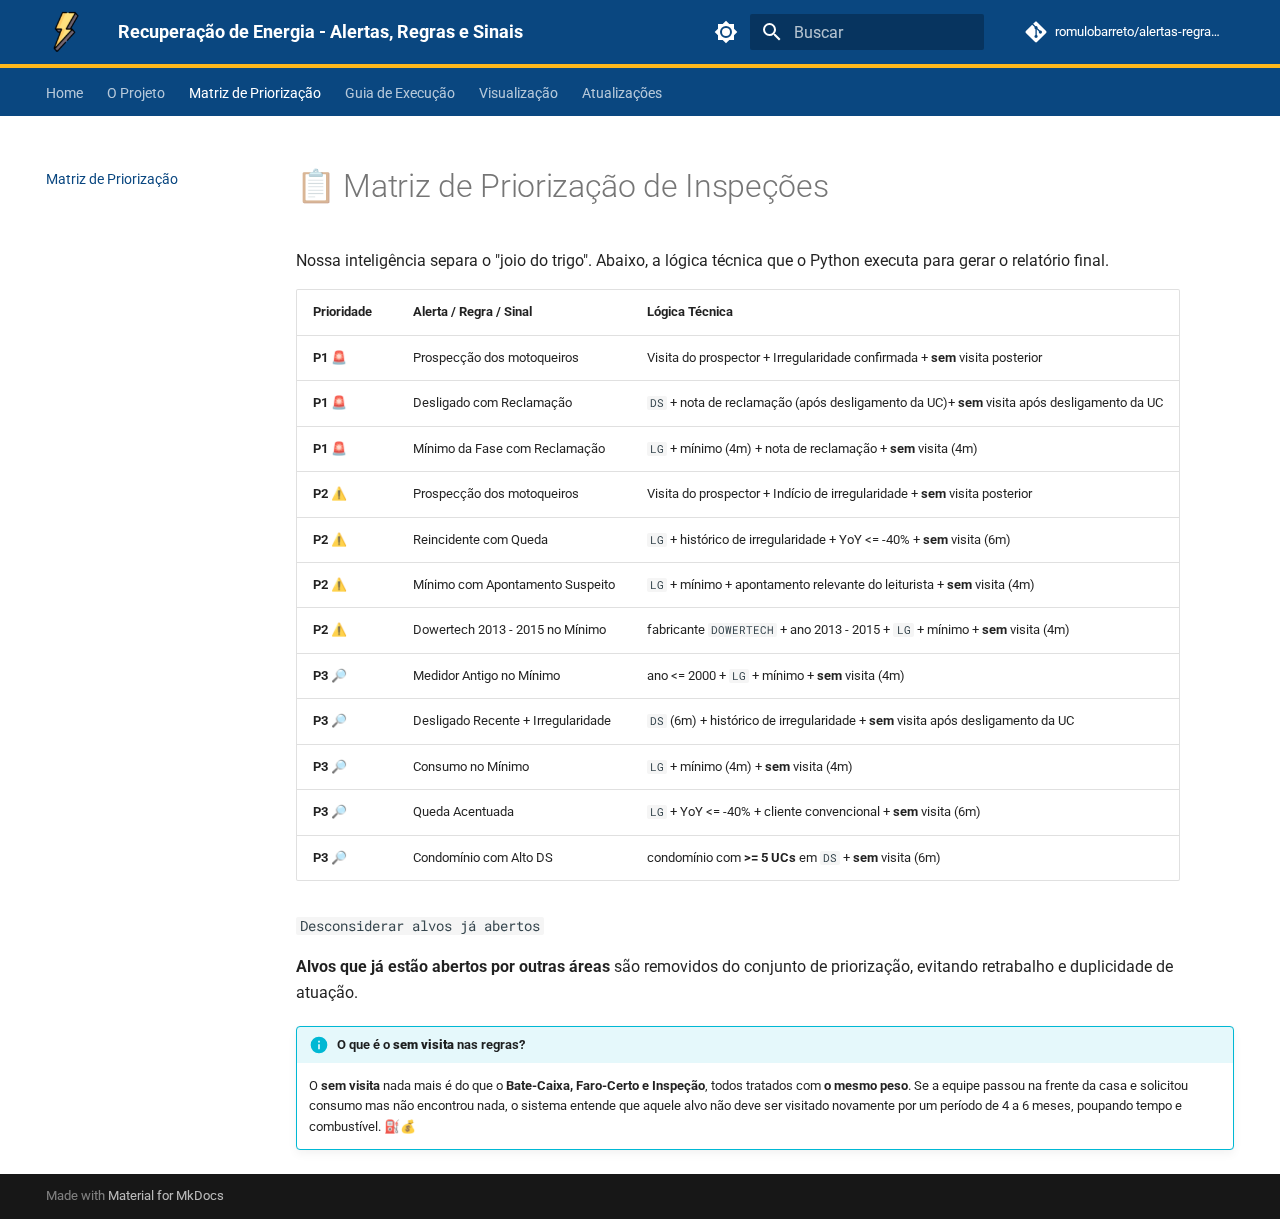
<file: regras/index.html>
<!doctype html>
<html lang="pt" class="no-js">
  <head>
    
      <meta charset="utf-8">
      <meta name="viewport" content="width=device-width,initial-scale=1">
      
        <meta name="description" content="Sistema Inteligente de Direcionamento de Inspeções - CEEE Equatorial">
      
      
        <meta name="author" content="Rômulo Barreto">
      
      
        <link rel="canonical" href="https://github.com/romulobarreto/alertas-regras-sinais/regras/">
      
      
        <link rel="prev" href="../sobre/">
      
      
        <link rel="next" href="../execucao/">
      
      
        
      
      
      <link rel="icon" href="../assets/favicon.png">
      <meta name="generator" content="mkdocs-1.6.1, mkdocs-material-9.7.1">
    
    
      
        <title>Matriz de Priorização - Recuperação de Energia - Alertas, Regras e Sinais</title>
      
    
    
      <link rel="stylesheet" href="../assets/stylesheets/main.484c7ddc.min.css">
      
        
        <link rel="stylesheet" href="../assets/stylesheets/palette.ab4e12ef.min.css">
      
      


    
    
      
    
    
      
        
        
        <link rel="preconnect" href="https://fonts.gstatic.com" crossorigin>
        <link rel="stylesheet" href="https://fonts.googleapis.com/css?family=Roboto:300,300i,400,400i,700,700i%7CRoboto+Mono:400,400i,700,700i&display=fallback">
        <style>:root{--md-text-font:"Roboto";--md-code-font:"Roboto Mono"}</style>
      
    
    
      <link rel="stylesheet" href="../stylesheets/extra.css">
    
    <script>__md_scope=new URL("..",location),__md_hash=e=>[...e].reduce(((e,_)=>(e<<5)-e+_.charCodeAt(0)),0),__md_get=(e,_=localStorage,t=__md_scope)=>JSON.parse(_.getItem(t.pathname+"."+e)),__md_set=(e,_,t=localStorage,a=__md_scope)=>{try{t.setItem(a.pathname+"."+e,JSON.stringify(_))}catch(e){}}</script>
    
      

    
    
  </head>
  
  
    
    
      
    
    
    
    
    <body dir="ltr" data-md-color-scheme="default" data-md-color-primary="custom" data-md-color-accent="custom">
  
    
    <input class="md-toggle" data-md-toggle="drawer" type="checkbox" id="__drawer" autocomplete="off">
    <input class="md-toggle" data-md-toggle="search" type="checkbox" id="__search" autocomplete="off">
    <label class="md-overlay" for="__drawer"></label>
    <div data-md-component="skip">
      
        
        <a href="#matriz-de-priorizacao-de-inspecoes" class="md-skip">
          Pular para conteúdo
        </a>
      
    </div>
    <div data-md-component="announce">
      
    </div>
    
    
      

<header class="md-header" data-md-component="header">
  <nav class="md-header__inner md-grid" aria-label="Cabeçalho">
    <a href=".." title="Recuperação de Energia - Alertas, Regras e Sinais" class="md-header__button md-logo" aria-label="Recuperação de Energia - Alertas, Regras e Sinais" data-md-component="logo">
      
  <img src="../assets/favicon.png" alt="logo">

    </a>
    <label class="md-header__button md-icon" for="__drawer">
      
      <svg xmlns="http://www.w3.org/2000/svg" viewBox="0 0 24 24"><path d="M3 6h18v2H3zm0 5h18v2H3zm0 5h18v2H3z"/></svg>
    </label>
    <div class="md-header__title" data-md-component="header-title">
      <div class="md-header__ellipsis">
        <div class="md-header__topic">
          <span class="md-ellipsis">
            Recuperação de Energia - Alertas, Regras e Sinais
          </span>
        </div>
        <div class="md-header__topic" data-md-component="header-topic">
          <span class="md-ellipsis">
            
              Matriz de Priorização
            
          </span>
        </div>
      </div>
    </div>
    
      
        <form class="md-header__option" data-md-component="palette">
  
    
    
    
    <input class="md-option" data-md-color-media="(prefers-color-scheme: light)" data-md-color-scheme="default" data-md-color-primary="custom" data-md-color-accent="custom"  aria-label="Switch to dark mode"  type="radio" name="__palette" id="__palette_0">
    
      <label class="md-header__button md-icon" title="Switch to dark mode" for="__palette_1" hidden>
        <svg xmlns="http://www.w3.org/2000/svg" viewBox="0 0 24 24"><path d="M12 8a4 4 0 0 0-4 4 4 4 0 0 0 4 4 4 4 0 0 0 4-4 4 4 0 0 0-4-4m0 10a6 6 0 0 1-6-6 6 6 0 0 1 6-6 6 6 0 0 1 6 6 6 6 0 0 1-6 6m8-9.31V4h-4.69L12 .69 8.69 4H4v4.69L.69 12 4 15.31V20h4.69L12 23.31 15.31 20H20v-4.69L23.31 12z"/></svg>
      </label>
    
  
    
    
    
    <input class="md-option" data-md-color-media="(prefers-color-scheme: dark)" data-md-color-scheme="slate" data-md-color-primary="custom" data-md-color-accent="custom"  aria-label="Switch to light mode"  type="radio" name="__palette" id="__palette_1">
    
      <label class="md-header__button md-icon" title="Switch to light mode" for="__palette_0" hidden>
        <svg xmlns="http://www.w3.org/2000/svg" viewBox="0 0 24 24"><path d="M12 18c-.89 0-1.74-.2-2.5-.55C11.56 16.5 13 14.42 13 12s-1.44-4.5-3.5-5.45C10.26 6.2 11.11 6 12 6a6 6 0 0 1 6 6 6 6 0 0 1-6 6m8-9.31V4h-4.69L12 .69 8.69 4H4v4.69L.69 12 4 15.31V20h4.69L12 23.31 15.31 20H20v-4.69L23.31 12z"/></svg>
      </label>
    
  
</form>
      
    
    
      <script>var palette=__md_get("__palette");if(palette&&palette.color){if("(prefers-color-scheme)"===palette.color.media){var media=matchMedia("(prefers-color-scheme: light)"),input=document.querySelector(media.matches?"[data-md-color-media='(prefers-color-scheme: light)']":"[data-md-color-media='(prefers-color-scheme: dark)']");palette.color.media=input.getAttribute("data-md-color-media"),palette.color.scheme=input.getAttribute("data-md-color-scheme"),palette.color.primary=input.getAttribute("data-md-color-primary"),palette.color.accent=input.getAttribute("data-md-color-accent")}for(var[key,value]of Object.entries(palette.color))document.body.setAttribute("data-md-color-"+key,value)}</script>
    
    
    
      
      
        <label class="md-header__button md-icon" for="__search">
          
          <svg xmlns="http://www.w3.org/2000/svg" viewBox="0 0 24 24"><path d="M9.5 3A6.5 6.5 0 0 1 16 9.5c0 1.61-.59 3.09-1.56 4.23l.27.27h.79l5 5-1.5 1.5-5-5v-.79l-.27-.27A6.52 6.52 0 0 1 9.5 16 6.5 6.5 0 0 1 3 9.5 6.5 6.5 0 0 1 9.5 3m0 2C7 5 5 7 5 9.5S7 14 9.5 14 14 12 14 9.5 12 5 9.5 5"/></svg>
        </label>
        <div class="md-search" data-md-component="search" role="dialog">
  <label class="md-search__overlay" for="__search"></label>
  <div class="md-search__inner" role="search">
    <form class="md-search__form" name="search">
      <input type="text" class="md-search__input" name="query" aria-label="Buscar" placeholder="Buscar" autocapitalize="off" autocorrect="off" autocomplete="off" spellcheck="false" data-md-component="search-query" required>
      <label class="md-search__icon md-icon" for="__search">
        
        <svg xmlns="http://www.w3.org/2000/svg" viewBox="0 0 24 24"><path d="M9.5 3A6.5 6.5 0 0 1 16 9.5c0 1.61-.59 3.09-1.56 4.23l.27.27h.79l5 5-1.5 1.5-5-5v-.79l-.27-.27A6.52 6.52 0 0 1 9.5 16 6.5 6.5 0 0 1 3 9.5 6.5 6.5 0 0 1 9.5 3m0 2C7 5 5 7 5 9.5S7 14 9.5 14 14 12 14 9.5 12 5 9.5 5"/></svg>
        
        <svg xmlns="http://www.w3.org/2000/svg" viewBox="0 0 24 24"><path d="M20 11v2H8l5.5 5.5-1.42 1.42L4.16 12l7.92-7.92L13.5 5.5 8 11z"/></svg>
      </label>
      <nav class="md-search__options" aria-label="Pesquisar">
        
        <button type="reset" class="md-search__icon md-icon" title="Limpar" aria-label="Limpar" tabindex="-1">
          
          <svg xmlns="http://www.w3.org/2000/svg" viewBox="0 0 24 24"><path d="M19 6.41 17.59 5 12 10.59 6.41 5 5 6.41 10.59 12 5 17.59 6.41 19 12 13.41 17.59 19 19 17.59 13.41 12z"/></svg>
        </button>
      </nav>
      
    </form>
    <div class="md-search__output">
      <div class="md-search__scrollwrap" tabindex="0" data-md-scrollfix>
        <div class="md-search-result" data-md-component="search-result">
          <div class="md-search-result__meta">
            Inicializando busca
          </div>
          <ol class="md-search-result__list" role="presentation"></ol>
        </div>
      </div>
    </div>
  </div>
</div>
      
    
    
      <div class="md-header__source">
        <a href="https://github.com/romulobarreto/alertas-regras-sinais" title="Ir para repositório" class="md-source" data-md-component="source">
  <div class="md-source__icon md-icon">
    
    <svg xmlns="http://www.w3.org/2000/svg" viewBox="0 0 448 512"><!--! Font Awesome Free 7.1.0 by @fontawesome - https://fontawesome.com License - https://fontawesome.com/license/free (Icons: CC BY 4.0, Fonts: SIL OFL 1.1, Code: MIT License) Copyright 2025 Fonticons, Inc.--><path d="M439.6 236.1 244 40.5c-5.4-5.5-12.8-8.5-20.4-8.5s-15 3-20.4 8.4L162.5 81l51.5 51.5c27.1-9.1 52.7 16.8 43.4 43.7l49.7 49.7c34.2-11.8 61.2 31 35.5 56.7-26.5 26.5-70.2-2.9-56-37.3L240.3 199v121.9c25.3 12.5 22.3 41.8 9.1 55-6.4 6.4-15.2 10.1-24.3 10.1s-17.8-3.6-24.3-10.1c-17.6-17.6-11.1-46.9 11.2-56v-123c-20.8-8.5-24.6-30.7-18.6-45L142.6 101 8.5 235.1C3 240.6 0 247.9 0 255.5s3 15 8.5 20.4l195.6 195.7c5.4 5.4 12.7 8.4 20.4 8.4s15-3 20.4-8.4l194.7-194.7c5.4-5.4 8.4-12.8 8.4-20.4s-3-15-8.4-20.4"/></svg>
  </div>
  <div class="md-source__repository">
    romulobarreto/alertas-regras-sinais
  </div>
</a>
      </div>
    
  </nav>
  
</header>
    
    <div class="md-container" data-md-component="container">
      
      
        
          
            
<nav class="md-tabs" aria-label="Abas" data-md-component="tabs">
  <div class="md-grid">
    <ul class="md-tabs__list">
      
        
  
  
  
  
    <li class="md-tabs__item">
      <a href=".." class="md-tabs__link">
        
  
  
    
  
  Home

      </a>
    </li>
  

      
        
  
  
  
  
    <li class="md-tabs__item">
      <a href="../sobre/" class="md-tabs__link">
        
  
  
    
  
  O Projeto

      </a>
    </li>
  

      
        
  
  
  
    
  
  
    <li class="md-tabs__item md-tabs__item--active">
      <a href="./" class="md-tabs__link">
        
  
  
    
  
  Matriz de Priorização

      </a>
    </li>
  

      
        
  
  
  
  
    <li class="md-tabs__item">
      <a href="../execucao/" class="md-tabs__link">
        
  
  
    
  
  Guia de Execução

      </a>
    </li>
  

      
        
  
  
  
  
    <li class="md-tabs__item">
      <a href="../painel/" class="md-tabs__link">
        
  
  
    
  
  Visualização

      </a>
    </li>
  

      
        
  
  
  
  
    <li class="md-tabs__item">
      <a href="../atualizacao/" class="md-tabs__link">
        
  
  
    
  
  Atualizações

      </a>
    </li>
  

      
    </ul>
  </div>
</nav>
          
        
      
      <main class="md-main" data-md-component="main">
        <div class="md-main__inner md-grid">
          
            
              
              <div class="md-sidebar md-sidebar--primary" data-md-component="sidebar" data-md-type="navigation" >
                <div class="md-sidebar__scrollwrap">
                  <div class="md-sidebar__inner">
                    


  


  

<nav class="md-nav md-nav--primary md-nav--lifted md-nav--integrated" aria-label="Navegação" data-md-level="0">
  <label class="md-nav__title" for="__drawer">
    <a href=".." title="Recuperação de Energia - Alertas, Regras e Sinais" class="md-nav__button md-logo" aria-label="Recuperação de Energia - Alertas, Regras e Sinais" data-md-component="logo">
      
  <img src="../assets/favicon.png" alt="logo">

    </a>
    Recuperação de Energia - Alertas, Regras e Sinais
  </label>
  
    <div class="md-nav__source">
      <a href="https://github.com/romulobarreto/alertas-regras-sinais" title="Ir para repositório" class="md-source" data-md-component="source">
  <div class="md-source__icon md-icon">
    
    <svg xmlns="http://www.w3.org/2000/svg" viewBox="0 0 448 512"><!--! Font Awesome Free 7.1.0 by @fontawesome - https://fontawesome.com License - https://fontawesome.com/license/free (Icons: CC BY 4.0, Fonts: SIL OFL 1.1, Code: MIT License) Copyright 2025 Fonticons, Inc.--><path d="M439.6 236.1 244 40.5c-5.4-5.5-12.8-8.5-20.4-8.5s-15 3-20.4 8.4L162.5 81l51.5 51.5c27.1-9.1 52.7 16.8 43.4 43.7l49.7 49.7c34.2-11.8 61.2 31 35.5 56.7-26.5 26.5-70.2-2.9-56-37.3L240.3 199v121.9c25.3 12.5 22.3 41.8 9.1 55-6.4 6.4-15.2 10.1-24.3 10.1s-17.8-3.6-24.3-10.1c-17.6-17.6-11.1-46.9 11.2-56v-123c-20.8-8.5-24.6-30.7-18.6-45L142.6 101 8.5 235.1C3 240.6 0 247.9 0 255.5s3 15 8.5 20.4l195.6 195.7c5.4 5.4 12.7 8.4 20.4 8.4s15-3 20.4-8.4l194.7-194.7c5.4-5.4 8.4-12.8 8.4-20.4s-3-15-8.4-20.4"/></svg>
  </div>
  <div class="md-source__repository">
    romulobarreto/alertas-regras-sinais
  </div>
</a>
    </div>
  
  <ul class="md-nav__list" data-md-scrollfix>
    
      
      
  
  
  
  
    <li class="md-nav__item">
      <a href=".." class="md-nav__link">
        
  
  
  <span class="md-ellipsis">
    
  
    Home
  

    
  </span>
  
  

      </a>
    </li>
  

    
      
      
  
  
  
  
    <li class="md-nav__item">
      <a href="../sobre/" class="md-nav__link">
        
  
  
  <span class="md-ellipsis">
    
  
    O Projeto
  

    
  </span>
  
  

      </a>
    </li>
  

    
      
      
  
  
    
  
  
  
    <li class="md-nav__item md-nav__item--active">
      
      <input class="md-nav__toggle md-toggle" type="checkbox" id="__toc">
      
      
        
      
      
      <a href="./" class="md-nav__link md-nav__link--active">
        
  
  
  <span class="md-ellipsis">
    
  
    Matriz de Priorização
  

    
  </span>
  
  

      </a>
      
    </li>
  

    
      
      
  
  
  
  
    <li class="md-nav__item">
      <a href="../execucao/" class="md-nav__link">
        
  
  
  <span class="md-ellipsis">
    
  
    Guia de Execução
  

    
  </span>
  
  

      </a>
    </li>
  

    
      
      
  
  
  
  
    <li class="md-nav__item">
      <a href="../painel/" class="md-nav__link">
        
  
  
  <span class="md-ellipsis">
    
  
    Visualização
  

    
  </span>
  
  

      </a>
    </li>
  

    
      
      
  
  
  
  
    <li class="md-nav__item">
      <a href="../atualizacao/" class="md-nav__link">
        
  
  
  <span class="md-ellipsis">
    
  
    Atualizações
  

    
  </span>
  
  

      </a>
    </li>
  

    
  </ul>
</nav>
                  </div>
                </div>
              </div>
            
            
          
          
            <div class="md-content" data-md-component="content">
              
              <article class="md-content__inner md-typeset">
                
                  


  
  


<h1 id="matriz-de-priorizacao-de-inspecoes">📋 Matriz de Priorização de Inspeções</h1>
<p>Nossa inteligência separa o "joio do trigo". Abaixo, a lógica técnica que o Python executa para gerar o relatório final.</p>
<table>
<thead>
<tr>
<th style="text-align: left;">Prioridade</th>
<th style="text-align: left;">Alerta / Regra / Sinal</th>
<th style="text-align: left;">Lógica Técnica</th>
</tr>
</thead>
<tbody>
<tr>
<td style="text-align: left;"><strong>P1</strong> 🚨</td>
<td style="text-align: left;">Prospecção dos motoqueiros</td>
<td style="text-align: left;">Visita do prospector + Irregularidade confirmada + <strong>sem</strong> visita posterior</td>
</tr>
<tr>
<td style="text-align: left;"><strong>P1</strong> 🚨</td>
<td style="text-align: left;">Desligado com Reclamação</td>
<td style="text-align: left;"><code>DS</code> + nota de reclamação (após desligamento da UC)+ <strong>sem</strong> visita após desligamento da UC</td>
</tr>
<tr>
<td style="text-align: left;"><strong>P1</strong> 🚨</td>
<td style="text-align: left;">Mínimo da Fase com Reclamação</td>
<td style="text-align: left;"><code>LG</code> + mínimo (4m) + nota de reclamação + <strong>sem</strong> visita (4m)</td>
</tr>
<tr>
<td style="text-align: left;"><strong>P2</strong> ⚠️</td>
<td style="text-align: left;">Prospecção dos motoqueiros</td>
<td style="text-align: left;">Visita do prospector + Indício de irregularidade + <strong>sem</strong> visita posterior</td>
</tr>
<tr>
<td style="text-align: left;"><strong>P2</strong> ⚠️</td>
<td style="text-align: left;">Reincidente com Queda</td>
<td style="text-align: left;"><code>LG</code> + histórico de irregularidade + YoY &lt;= -40% + <strong>sem</strong> visita (6m)</td>
</tr>
<tr>
<td style="text-align: left;"><strong>P2</strong> ⚠️</td>
<td style="text-align: left;">Mínimo com Apontamento Suspeito</td>
<td style="text-align: left;"><code>LG</code> + mínimo + apontamento relevante do leiturista + <strong>sem</strong> visita (4m)</td>
</tr>
<tr>
<td style="text-align: left;"><strong>P2</strong> ⚠️</td>
<td style="text-align: left;">Dowertech 2013 - 2015 no Mínimo</td>
<td style="text-align: left;">fabricante <code>DOWERTECH</code> + ano 2013 - 2015 + <code>LG</code> + mínimo + <strong>sem</strong> visita (4m)</td>
</tr>
<tr>
<td style="text-align: left;"><strong>P3</strong> 🔎</td>
<td style="text-align: left;">Medidor Antigo no Mínimo</td>
<td style="text-align: left;">ano &lt;= 2000 + <code>LG</code> + mínimo + <strong>sem</strong> visita (4m)</td>
</tr>
<tr>
<td style="text-align: left;"><strong>P3</strong> 🔎</td>
<td style="text-align: left;">Desligado Recente + Irregularidade</td>
<td style="text-align: left;"><code>DS</code> (6m) + histórico de irregularidade + <strong>sem</strong> visita após desligamento da UC</td>
</tr>
<tr>
<td style="text-align: left;"><strong>P3</strong> 🔎</td>
<td style="text-align: left;">Consumo no Mínimo</td>
<td style="text-align: left;"><code>LG</code> + mínimo (4m) + <strong>sem</strong> visita (4m)</td>
</tr>
<tr>
<td style="text-align: left;"><strong>P3</strong> 🔎</td>
<td style="text-align: left;">Queda Acentuada</td>
<td style="text-align: left;"><code>LG</code> + YoY &lt;= -40% + cliente convencional + <strong>sem</strong> visita (6m)</td>
</tr>
<tr>
<td style="text-align: left;"><strong>P3</strong> 🔎</td>
<td style="text-align: left;">Condomínio com Alto DS</td>
<td style="text-align: left;">condomínio com <strong>&gt;= 5 UCs</strong> em <code>DS</code> + <strong>sem</strong> visita (6m)</td>
</tr>
</tbody>
</table>
<p><code>Desconsiderar alvos já abertos</code></p>
<p><strong>Alvos que já estão abertos por outras áreas</strong> são removidos do conjunto de priorização, evitando retrabalho e duplicidade de atuação.</p>
<div class="admonition info">
<p class="admonition-title">O que é o <strong>sem visita</strong> nas regras?</p>
<p>O <strong>sem visita</strong> nada mais é do que o <strong>Bate-Caixa, Faro-Certo e Inspeção</strong>, todos tratados com <strong>o mesmo peso</strong>. Se a equipe passou na frente da casa e solicitou consumo mas não encontrou nada, o sistema entende que aquele alvo não deve ser visitado novamente por um período de 4 a 6 meses, poupando tempo e combustível. ⛽💰</p>
</div>












                
              </article>
            </div>
          
          
<script>var target=document.getElementById(location.hash.slice(1));target&&target.name&&(target.checked=target.name.startsWith("__tabbed_"))</script>
        </div>
        
      </main>
      
        <footer class="md-footer">
  
  <div class="md-footer-meta md-typeset">
    <div class="md-footer-meta__inner md-grid">
      <div class="md-copyright">
  
  
    Made with
    <a href="https://squidfunk.github.io/mkdocs-material/" target="_blank" rel="noopener">
      Material for MkDocs
    </a>
  
</div>
      
    </div>
  </div>
</footer>
      
    </div>
    <div class="md-dialog" data-md-component="dialog">
      <div class="md-dialog__inner md-typeset"></div>
    </div>
    
    
    
      
      
      <script id="__config" type="application/json">{"annotate": null, "base": "..", "features": ["navigation.tabs", "navigation.sections", "toc.integrate", "content.code.copy"], "search": "../assets/javascripts/workers/search.2c215733.min.js", "tags": null, "translations": {"clipboard.copied": "Copiado para \u00e1rea de transfer\u00eancia", "clipboard.copy": "Copiar para \u00e1rea de transfer\u00eancia", "search.result.more.one": "mais 1 nesta p\u00e1gina", "search.result.more.other": "# mais nesta p\u00e1gina", "search.result.none": "Nenhum documento encontrado", "search.result.one": "1 documento encontrado", "search.result.other": "# documentos encontrados", "search.result.placeholder": "Digite para iniciar a busca", "search.result.term.missing": "Ausente", "select.version": "Selecione a vers\u00e3o"}, "version": null}</script>
    
    
      <script src="../assets/javascripts/bundle.79ae519e.min.js"></script>
      
    
  </body>
</html>
</file>
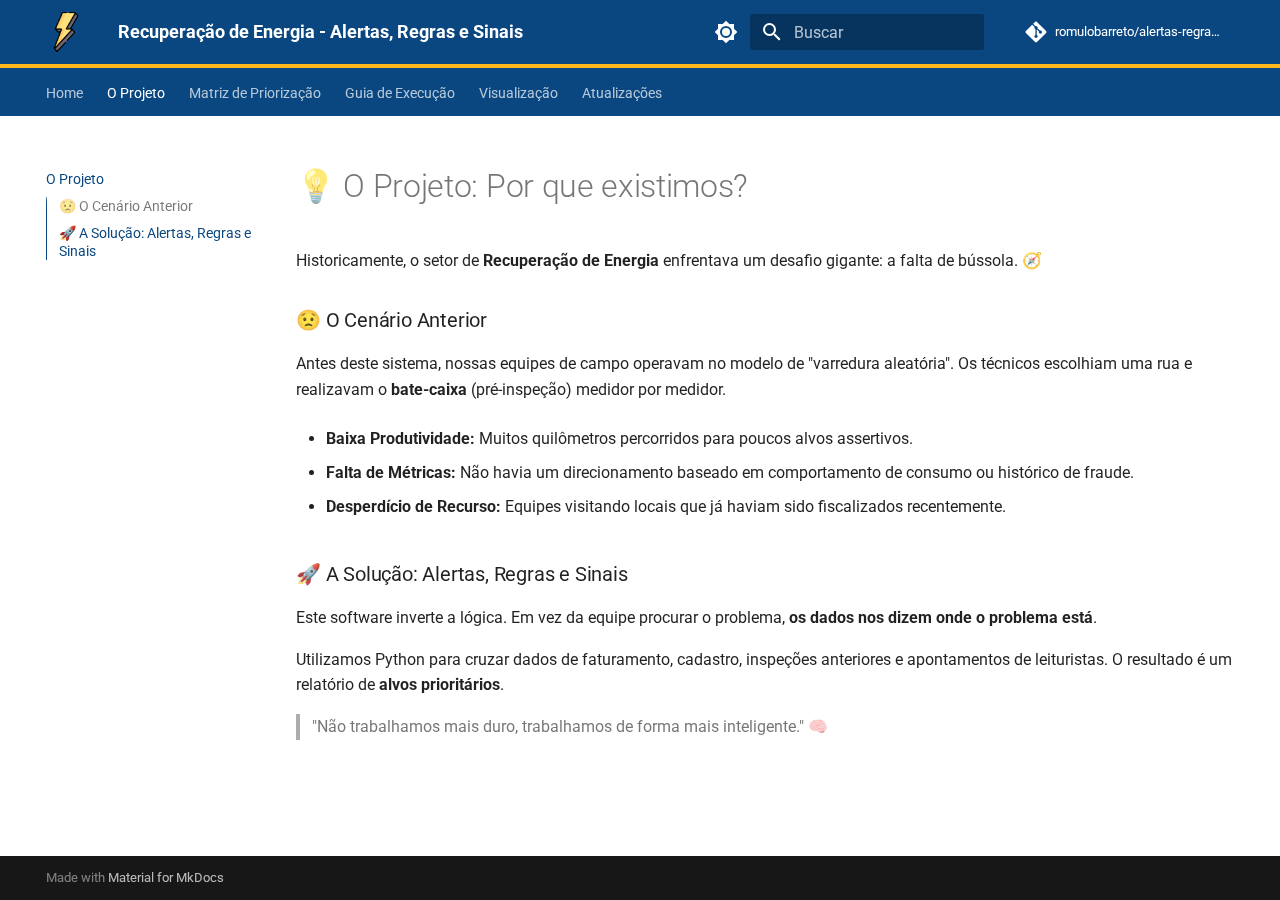
<file: sobre/index.html>
<!doctype html>
<html lang="pt" class="no-js">
  <head>
    
      <meta charset="utf-8">
      <meta name="viewport" content="width=device-width,initial-scale=1">
      
        <meta name="description" content="Sistema Inteligente de Direcionamento de Inspeções - CEEE Equatorial">
      
      
        <meta name="author" content="Rômulo Barreto">
      
      
        <link rel="canonical" href="https://github.com/romulobarreto/alertas-regras-sinais/sobre/">
      
      
        <link rel="prev" href="..">
      
      
        <link rel="next" href="../regras/">
      
      
        
      
      
      <link rel="icon" href="../assets/favicon.png">
      <meta name="generator" content="mkdocs-1.6.1, mkdocs-material-9.7.1">
    
    
      
        <title>O Projeto - Recuperação de Energia - Alertas, Regras e Sinais</title>
      
    
    
      <link rel="stylesheet" href="../assets/stylesheets/main.484c7ddc.min.css">
      
        
        <link rel="stylesheet" href="../assets/stylesheets/palette.ab4e12ef.min.css">
      
      


    
    
      
    
    
      
        
        
        <link rel="preconnect" href="https://fonts.gstatic.com" crossorigin>
        <link rel="stylesheet" href="https://fonts.googleapis.com/css?family=Roboto:300,300i,400,400i,700,700i%7CRoboto+Mono:400,400i,700,700i&display=fallback">
        <style>:root{--md-text-font:"Roboto";--md-code-font:"Roboto Mono"}</style>
      
    
    
      <link rel="stylesheet" href="../stylesheets/extra.css">
    
    <script>__md_scope=new URL("..",location),__md_hash=e=>[...e].reduce(((e,_)=>(e<<5)-e+_.charCodeAt(0)),0),__md_get=(e,_=localStorage,t=__md_scope)=>JSON.parse(_.getItem(t.pathname+"."+e)),__md_set=(e,_,t=localStorage,a=__md_scope)=>{try{t.setItem(a.pathname+"."+e,JSON.stringify(_))}catch(e){}}</script>
    
      

    
    
  </head>
  
  
    
    
      
    
    
    
    
    <body dir="ltr" data-md-color-scheme="default" data-md-color-primary="custom" data-md-color-accent="custom">
  
    
    <input class="md-toggle" data-md-toggle="drawer" type="checkbox" id="__drawer" autocomplete="off">
    <input class="md-toggle" data-md-toggle="search" type="checkbox" id="__search" autocomplete="off">
    <label class="md-overlay" for="__drawer"></label>
    <div data-md-component="skip">
      
        
        <a href="#o-projeto-por-que-existimos" class="md-skip">
          Pular para conteúdo
        </a>
      
    </div>
    <div data-md-component="announce">
      
    </div>
    
    
      

<header class="md-header" data-md-component="header">
  <nav class="md-header__inner md-grid" aria-label="Cabeçalho">
    <a href=".." title="Recuperação de Energia - Alertas, Regras e Sinais" class="md-header__button md-logo" aria-label="Recuperação de Energia - Alertas, Regras e Sinais" data-md-component="logo">
      
  <img src="../assets/favicon.png" alt="logo">

    </a>
    <label class="md-header__button md-icon" for="__drawer">
      
      <svg xmlns="http://www.w3.org/2000/svg" viewBox="0 0 24 24"><path d="M3 6h18v2H3zm0 5h18v2H3zm0 5h18v2H3z"/></svg>
    </label>
    <div class="md-header__title" data-md-component="header-title">
      <div class="md-header__ellipsis">
        <div class="md-header__topic">
          <span class="md-ellipsis">
            Recuperação de Energia - Alertas, Regras e Sinais
          </span>
        </div>
        <div class="md-header__topic" data-md-component="header-topic">
          <span class="md-ellipsis">
            
              O Projeto
            
          </span>
        </div>
      </div>
    </div>
    
      
        <form class="md-header__option" data-md-component="palette">
  
    
    
    
    <input class="md-option" data-md-color-media="(prefers-color-scheme: light)" data-md-color-scheme="default" data-md-color-primary="custom" data-md-color-accent="custom"  aria-label="Switch to dark mode"  type="radio" name="__palette" id="__palette_0">
    
      <label class="md-header__button md-icon" title="Switch to dark mode" for="__palette_1" hidden>
        <svg xmlns="http://www.w3.org/2000/svg" viewBox="0 0 24 24"><path d="M12 8a4 4 0 0 0-4 4 4 4 0 0 0 4 4 4 4 0 0 0 4-4 4 4 0 0 0-4-4m0 10a6 6 0 0 1-6-6 6 6 0 0 1 6-6 6 6 0 0 1 6 6 6 6 0 0 1-6 6m8-9.31V4h-4.69L12 .69 8.69 4H4v4.69L.69 12 4 15.31V20h4.69L12 23.31 15.31 20H20v-4.69L23.31 12z"/></svg>
      </label>
    
  
    
    
    
    <input class="md-option" data-md-color-media="(prefers-color-scheme: dark)" data-md-color-scheme="slate" data-md-color-primary="custom" data-md-color-accent="custom"  aria-label="Switch to light mode"  type="radio" name="__palette" id="__palette_1">
    
      <label class="md-header__button md-icon" title="Switch to light mode" for="__palette_0" hidden>
        <svg xmlns="http://www.w3.org/2000/svg" viewBox="0 0 24 24"><path d="M12 18c-.89 0-1.74-.2-2.5-.55C11.56 16.5 13 14.42 13 12s-1.44-4.5-3.5-5.45C10.26 6.2 11.11 6 12 6a6 6 0 0 1 6 6 6 6 0 0 1-6 6m8-9.31V4h-4.69L12 .69 8.69 4H4v4.69L.69 12 4 15.31V20h4.69L12 23.31 15.31 20H20v-4.69L23.31 12z"/></svg>
      </label>
    
  
</form>
      
    
    
      <script>var palette=__md_get("__palette");if(palette&&palette.color){if("(prefers-color-scheme)"===palette.color.media){var media=matchMedia("(prefers-color-scheme: light)"),input=document.querySelector(media.matches?"[data-md-color-media='(prefers-color-scheme: light)']":"[data-md-color-media='(prefers-color-scheme: dark)']");palette.color.media=input.getAttribute("data-md-color-media"),palette.color.scheme=input.getAttribute("data-md-color-scheme"),palette.color.primary=input.getAttribute("data-md-color-primary"),palette.color.accent=input.getAttribute("data-md-color-accent")}for(var[key,value]of Object.entries(palette.color))document.body.setAttribute("data-md-color-"+key,value)}</script>
    
    
    
      
      
        <label class="md-header__button md-icon" for="__search">
          
          <svg xmlns="http://www.w3.org/2000/svg" viewBox="0 0 24 24"><path d="M9.5 3A6.5 6.5 0 0 1 16 9.5c0 1.61-.59 3.09-1.56 4.23l.27.27h.79l5 5-1.5 1.5-5-5v-.79l-.27-.27A6.52 6.52 0 0 1 9.5 16 6.5 6.5 0 0 1 3 9.5 6.5 6.5 0 0 1 9.5 3m0 2C7 5 5 7 5 9.5S7 14 9.5 14 14 12 14 9.5 12 5 9.5 5"/></svg>
        </label>
        <div class="md-search" data-md-component="search" role="dialog">
  <label class="md-search__overlay" for="__search"></label>
  <div class="md-search__inner" role="search">
    <form class="md-search__form" name="search">
      <input type="text" class="md-search__input" name="query" aria-label="Buscar" placeholder="Buscar" autocapitalize="off" autocorrect="off" autocomplete="off" spellcheck="false" data-md-component="search-query" required>
      <label class="md-search__icon md-icon" for="__search">
        
        <svg xmlns="http://www.w3.org/2000/svg" viewBox="0 0 24 24"><path d="M9.5 3A6.5 6.5 0 0 1 16 9.5c0 1.61-.59 3.09-1.56 4.23l.27.27h.79l5 5-1.5 1.5-5-5v-.79l-.27-.27A6.52 6.52 0 0 1 9.5 16 6.5 6.5 0 0 1 3 9.5 6.5 6.5 0 0 1 9.5 3m0 2C7 5 5 7 5 9.5S7 14 9.5 14 14 12 14 9.5 12 5 9.5 5"/></svg>
        
        <svg xmlns="http://www.w3.org/2000/svg" viewBox="0 0 24 24"><path d="M20 11v2H8l5.5 5.5-1.42 1.42L4.16 12l7.92-7.92L13.5 5.5 8 11z"/></svg>
      </label>
      <nav class="md-search__options" aria-label="Pesquisar">
        
        <button type="reset" class="md-search__icon md-icon" title="Limpar" aria-label="Limpar" tabindex="-1">
          
          <svg xmlns="http://www.w3.org/2000/svg" viewBox="0 0 24 24"><path d="M19 6.41 17.59 5 12 10.59 6.41 5 5 6.41 10.59 12 5 17.59 6.41 19 12 13.41 17.59 19 19 17.59 13.41 12z"/></svg>
        </button>
      </nav>
      
    </form>
    <div class="md-search__output">
      <div class="md-search__scrollwrap" tabindex="0" data-md-scrollfix>
        <div class="md-search-result" data-md-component="search-result">
          <div class="md-search-result__meta">
            Inicializando busca
          </div>
          <ol class="md-search-result__list" role="presentation"></ol>
        </div>
      </div>
    </div>
  </div>
</div>
      
    
    
      <div class="md-header__source">
        <a href="https://github.com/romulobarreto/alertas-regras-sinais" title="Ir para repositório" class="md-source" data-md-component="source">
  <div class="md-source__icon md-icon">
    
    <svg xmlns="http://www.w3.org/2000/svg" viewBox="0 0 448 512"><!--! Font Awesome Free 7.1.0 by @fontawesome - https://fontawesome.com License - https://fontawesome.com/license/free (Icons: CC BY 4.0, Fonts: SIL OFL 1.1, Code: MIT License) Copyright 2025 Fonticons, Inc.--><path d="M439.6 236.1 244 40.5c-5.4-5.5-12.8-8.5-20.4-8.5s-15 3-20.4 8.4L162.5 81l51.5 51.5c27.1-9.1 52.7 16.8 43.4 43.7l49.7 49.7c34.2-11.8 61.2 31 35.5 56.7-26.5 26.5-70.2-2.9-56-37.3L240.3 199v121.9c25.3 12.5 22.3 41.8 9.1 55-6.4 6.4-15.2 10.1-24.3 10.1s-17.8-3.6-24.3-10.1c-17.6-17.6-11.1-46.9 11.2-56v-123c-20.8-8.5-24.6-30.7-18.6-45L142.6 101 8.5 235.1C3 240.6 0 247.9 0 255.5s3 15 8.5 20.4l195.6 195.7c5.4 5.4 12.7 8.4 20.4 8.4s15-3 20.4-8.4l194.7-194.7c5.4-5.4 8.4-12.8 8.4-20.4s-3-15-8.4-20.4"/></svg>
  </div>
  <div class="md-source__repository">
    romulobarreto/alertas-regras-sinais
  </div>
</a>
      </div>
    
  </nav>
  
</header>
    
    <div class="md-container" data-md-component="container">
      
      
        
          
            
<nav class="md-tabs" aria-label="Abas" data-md-component="tabs">
  <div class="md-grid">
    <ul class="md-tabs__list">
      
        
  
  
  
  
    <li class="md-tabs__item">
      <a href=".." class="md-tabs__link">
        
  
  
    
  
  Home

      </a>
    </li>
  

      
        
  
  
  
    
  
  
    <li class="md-tabs__item md-tabs__item--active">
      <a href="./" class="md-tabs__link">
        
  
  
    
  
  O Projeto

      </a>
    </li>
  

      
        
  
  
  
  
    <li class="md-tabs__item">
      <a href="../regras/" class="md-tabs__link">
        
  
  
    
  
  Matriz de Priorização

      </a>
    </li>
  

      
        
  
  
  
  
    <li class="md-tabs__item">
      <a href="../execucao/" class="md-tabs__link">
        
  
  
    
  
  Guia de Execução

      </a>
    </li>
  

      
        
  
  
  
  
    <li class="md-tabs__item">
      <a href="../painel/" class="md-tabs__link">
        
  
  
    
  
  Visualização

      </a>
    </li>
  

      
        
  
  
  
  
    <li class="md-tabs__item">
      <a href="../atualizacao/" class="md-tabs__link">
        
  
  
    
  
  Atualizações

      </a>
    </li>
  

      
    </ul>
  </div>
</nav>
          
        
      
      <main class="md-main" data-md-component="main">
        <div class="md-main__inner md-grid">
          
            
              
              <div class="md-sidebar md-sidebar--primary" data-md-component="sidebar" data-md-type="navigation" >
                <div class="md-sidebar__scrollwrap">
                  <div class="md-sidebar__inner">
                    


  


  

<nav class="md-nav md-nav--primary md-nav--lifted md-nav--integrated" aria-label="Navegação" data-md-level="0">
  <label class="md-nav__title" for="__drawer">
    <a href=".." title="Recuperação de Energia - Alertas, Regras e Sinais" class="md-nav__button md-logo" aria-label="Recuperação de Energia - Alertas, Regras e Sinais" data-md-component="logo">
      
  <img src="../assets/favicon.png" alt="logo">

    </a>
    Recuperação de Energia - Alertas, Regras e Sinais
  </label>
  
    <div class="md-nav__source">
      <a href="https://github.com/romulobarreto/alertas-regras-sinais" title="Ir para repositório" class="md-source" data-md-component="source">
  <div class="md-source__icon md-icon">
    
    <svg xmlns="http://www.w3.org/2000/svg" viewBox="0 0 448 512"><!--! Font Awesome Free 7.1.0 by @fontawesome - https://fontawesome.com License - https://fontawesome.com/license/free (Icons: CC BY 4.0, Fonts: SIL OFL 1.1, Code: MIT License) Copyright 2025 Fonticons, Inc.--><path d="M439.6 236.1 244 40.5c-5.4-5.5-12.8-8.5-20.4-8.5s-15 3-20.4 8.4L162.5 81l51.5 51.5c27.1-9.1 52.7 16.8 43.4 43.7l49.7 49.7c34.2-11.8 61.2 31 35.5 56.7-26.5 26.5-70.2-2.9-56-37.3L240.3 199v121.9c25.3 12.5 22.3 41.8 9.1 55-6.4 6.4-15.2 10.1-24.3 10.1s-17.8-3.6-24.3-10.1c-17.6-17.6-11.1-46.9 11.2-56v-123c-20.8-8.5-24.6-30.7-18.6-45L142.6 101 8.5 235.1C3 240.6 0 247.9 0 255.5s3 15 8.5 20.4l195.6 195.7c5.4 5.4 12.7 8.4 20.4 8.4s15-3 20.4-8.4l194.7-194.7c5.4-5.4 8.4-12.8 8.4-20.4s-3-15-8.4-20.4"/></svg>
  </div>
  <div class="md-source__repository">
    romulobarreto/alertas-regras-sinais
  </div>
</a>
    </div>
  
  <ul class="md-nav__list" data-md-scrollfix>
    
      
      
  
  
  
  
    <li class="md-nav__item">
      <a href=".." class="md-nav__link">
        
  
  
  <span class="md-ellipsis">
    
  
    Home
  

    
  </span>
  
  

      </a>
    </li>
  

    
      
      
  
  
    
  
  
  
    <li class="md-nav__item md-nav__item--active">
      
      <input class="md-nav__toggle md-toggle" type="checkbox" id="__toc">
      
      
        
      
      
        <label class="md-nav__link md-nav__link--active" for="__toc">
          
  
  
  <span class="md-ellipsis">
    
  
    O Projeto
  

    
  </span>
  
  

          <span class="md-nav__icon md-icon"></span>
        </label>
      
      <a href="./" class="md-nav__link md-nav__link--active">
        
  
  
  <span class="md-ellipsis">
    
  
    O Projeto
  

    
  </span>
  
  

      </a>
      
        

<nav class="md-nav md-nav--secondary" aria-label="Índice">
  
  
  
    
  
  
    <label class="md-nav__title" for="__toc">
      <span class="md-nav__icon md-icon"></span>
      Índice
    </label>
    <ul class="md-nav__list" data-md-component="toc" data-md-scrollfix>
      
        <li class="md-nav__item">
  <a href="#o-cenario-anterior" class="md-nav__link">
    <span class="md-ellipsis">
      
        😟 O Cenário Anterior
      
    </span>
  </a>
  
</li>
      
        <li class="md-nav__item">
  <a href="#a-solucao-alertas-regras-e-sinais" class="md-nav__link">
    <span class="md-ellipsis">
      
        🚀 A Solução: Alertas, Regras e Sinais
      
    </span>
  </a>
  
</li>
      
    </ul>
  
</nav>
      
    </li>
  

    
      
      
  
  
  
  
    <li class="md-nav__item">
      <a href="../regras/" class="md-nav__link">
        
  
  
  <span class="md-ellipsis">
    
  
    Matriz de Priorização
  

    
  </span>
  
  

      </a>
    </li>
  

    
      
      
  
  
  
  
    <li class="md-nav__item">
      <a href="../execucao/" class="md-nav__link">
        
  
  
  <span class="md-ellipsis">
    
  
    Guia de Execução
  

    
  </span>
  
  

      </a>
    </li>
  

    
      
      
  
  
  
  
    <li class="md-nav__item">
      <a href="../painel/" class="md-nav__link">
        
  
  
  <span class="md-ellipsis">
    
  
    Visualização
  

    
  </span>
  
  

      </a>
    </li>
  

    
      
      
  
  
  
  
    <li class="md-nav__item">
      <a href="../atualizacao/" class="md-nav__link">
        
  
  
  <span class="md-ellipsis">
    
  
    Atualizações
  

    
  </span>
  
  

      </a>
    </li>
  

    
  </ul>
</nav>
                  </div>
                </div>
              </div>
            
            
          
          
            <div class="md-content" data-md-component="content">
              
              <article class="md-content__inner md-typeset">
                
                  


  
  


<h1 id="o-projeto-por-que-existimos">💡 O Projeto: Por que existimos?</h1>
<p>Historicamente, o setor de <strong>Recuperação de Energia</strong> enfrentava um desafio gigante: a falta de bússola. 🧭</p>
<h3 id="o-cenario-anterior">😟 O Cenário Anterior</h3>
<p>Antes deste sistema, nossas equipes de campo operavam no modelo de "varredura aleatória". Os técnicos escolhiam uma rua e realizavam o <strong>bate-caixa</strong> (pré-inspeção) medidor por medidor. </p>
<ul>
<li>
<p><strong>Baixa Produtividade:</strong> Muitos quilômetros percorridos para poucos alvos assertivos.</p>
</li>
<li>
<p><strong>Falta de Métricas:</strong> Não havia um direcionamento baseado em comportamento de consumo ou histórico de fraude.</p>
</li>
<li>
<p><strong>Desperdício de Recurso:</strong> Equipes visitando locais que já haviam sido fiscalizados recentemente.</p>
</li>
</ul>
<h3 id="a-solucao-alertas-regras-e-sinais">🚀 A Solução: Alertas, Regras e Sinais</h3>
<p>Este software inverte a lógica. Em vez da equipe procurar o problema, <strong>os dados nos dizem onde o problema está</strong>. </p>
<p>Utilizamos Python para cruzar dados de faturamento, cadastro, inspeções anteriores e apontamentos de leituristas. O resultado é um relatório de <strong>alvos prioritários</strong>.</p>
<blockquote>
<p>"Não trabalhamos mais duro, trabalhamos de forma mais inteligente." 🧠</p>
</blockquote>












                
              </article>
            </div>
          
          
<script>var target=document.getElementById(location.hash.slice(1));target&&target.name&&(target.checked=target.name.startsWith("__tabbed_"))</script>
        </div>
        
      </main>
      
        <footer class="md-footer">
  
  <div class="md-footer-meta md-typeset">
    <div class="md-footer-meta__inner md-grid">
      <div class="md-copyright">
  
  
    Made with
    <a href="https://squidfunk.github.io/mkdocs-material/" target="_blank" rel="noopener">
      Material for MkDocs
    </a>
  
</div>
      
    </div>
  </div>
</footer>
      
    </div>
    <div class="md-dialog" data-md-component="dialog">
      <div class="md-dialog__inner md-typeset"></div>
    </div>
    
    
    
      
      
      <script id="__config" type="application/json">{"annotate": null, "base": "..", "features": ["navigation.tabs", "navigation.sections", "toc.integrate", "content.code.copy"], "search": "../assets/javascripts/workers/search.2c215733.min.js", "tags": null, "translations": {"clipboard.copied": "Copiado para \u00e1rea de transfer\u00eancia", "clipboard.copy": "Copiar para \u00e1rea de transfer\u00eancia", "search.result.more.one": "mais 1 nesta p\u00e1gina", "search.result.more.other": "# mais nesta p\u00e1gina", "search.result.none": "Nenhum documento encontrado", "search.result.one": "1 documento encontrado", "search.result.other": "# documentos encontrados", "search.result.placeholder": "Digite para iniciar a busca", "search.result.term.missing": "Ausente", "select.version": "Selecione a vers\u00e3o"}, "version": null}</script>
    
    
      <script src="../assets/javascripts/bundle.79ae519e.min.js"></script>
      
    
  </body>
</html>
</file>
<file: stylesheets/extra.css>
:root > * {
  /* Cor do cabeçalho e abas */
  --md-primary-fg-color: #0A4780;
  --md-primary-fg-color--light: #0A4780;
  --md-primary-fg-color--dark: #0A4780;
  
  /* Cor de acentuação (links, botões) */
  --md-accent-fg-color: #6763AC;
}

/* Garante que o fundo do header mude mesmo */
.md-header {
  background-color: #0A4780 !important;
}

.md-tabs {
  background-color: #0A4780 !important;
}

/* Estilo para a logo na Home */
img[src*="logo.png"] {
    background-color: white;
    padding: 20px;
    border-radius: 8px;
    box-shadow: 0 4px 20px rgba(0,0,0,0.2);
    margin-bottom: 20px;
}

/* Ajuste do cabeçalho para um visual mais limpo */
.md-header {
    border-bottom: 4px solid #FFB81C; /* Amarelo da Equatorial para dar um detalhe */
}

/* Ajusta a logo pequena do cabeçalho para não ter fundo branco */
.md-header__button.md-logo img {
    background-color: transparent !important;
    box-shadow: none !important;
    padding: 0 !important;
    height: 2rem; /* Ajusta o tamanho para caber no header */
    width: auto;
}

/* Se preferir esconder a logo do topo e deixar só o título */
/* .md-header__button.md-logo { display: none; } */
</file>
<file: assets/stylesheets/main.484c7ddc.min.css>
@charset "UTF-8";html{-webkit-text-size-adjust:none;-moz-text-size-adjust:none;text-size-adjust:none;box-sizing:border-box}*,:after,:before{box-sizing:inherit}@media (prefers-reduced-motion){*,:after,:before{transition:none!important}}body{margin:0}a,button,input,label{-webkit-tap-highlight-color:transparent}a{color:inherit;text-decoration:none}hr{border:0;box-sizing:initial;display:block;height:.05rem;overflow:visible;padding:0}small{font-size:80%}sub,sup{line-height:1em}img{border-style:none}table{border-collapse:initial;border-spacing:0}td,th{font-weight:400;vertical-align:top}button{background:#0000;border:0;font-family:inherit;font-size:inherit;margin:0;padding:0}input{border:0;outline:none}:root{--md-primary-fg-color:#4051b5;--md-primary-fg-color--light:#5d6cc0;--md-primary-fg-color--dark:#303fa1;--md-primary-bg-color:#fff;--md-primary-bg-color--light:#ffffffb3;--md-accent-fg-color:#526cfe;--md-accent-fg-color--transparent:#526cfe1a;--md-accent-bg-color:#fff;--md-accent-bg-color--light:#ffffffb3}[data-md-color-scheme=default]{color-scheme:light}[data-md-color-scheme=default] img[src$="#gh-dark-mode-only"],[data-md-color-scheme=default] img[src$="#only-dark"]{display:none}:root,[data-md-color-scheme=default]{--md-hue:225deg;--md-default-fg-color:#000000de;--md-default-fg-color--light:#0000008a;--md-default-fg-color--lighter:#00000052;--md-default-fg-color--lightest:#00000012;--md-default-bg-color:#fff;--md-default-bg-color--light:#ffffffb3;--md-default-bg-color--lighter:#ffffff4d;--md-default-bg-color--lightest:#ffffff1f;--md-code-fg-color:#36464e;--md-code-bg-color:#f5f5f5;--md-code-bg-color--light:#f5f5f5b3;--md-code-bg-color--lighter:#f5f5f54d;--md-code-hl-color:#4287ff;--md-code-hl-color--light:#4287ff1a;--md-code-hl-number-color:#d52a2a;--md-code-hl-special-color:#db1457;--md-code-hl-function-color:#a846b9;--md-code-hl-constant-color:#6e59d9;--md-code-hl-keyword-color:#3f6ec6;--md-code-hl-string-color:#1c7d4d;--md-code-hl-name-color:var(--md-code-fg-color);--md-code-hl-operator-color:var(--md-default-fg-color--light);--md-code-hl-punctuation-color:var(--md-default-fg-color--light);--md-code-hl-comment-color:var(--md-default-fg-color--light);--md-code-hl-generic-color:var(--md-default-fg-color--light);--md-code-hl-variable-color:var(--md-default-fg-color--light);--md-typeset-color:var(--md-default-fg-color);--md-typeset-a-color:var(--md-primary-fg-color);--md-typeset-del-color:#f5503d26;--md-typeset-ins-color:#0bd57026;--md-typeset-kbd-color:#fafafa;--md-typeset-kbd-accent-color:#fff;--md-typeset-kbd-border-color:#b8b8b8;--md-typeset-mark-color:#ffff0080;--md-typeset-table-color:#0000001f;--md-typeset-table-color--light:rgba(0,0,0,.035);--md-admonition-fg-color:var(--md-default-fg-color);--md-admonition-bg-color:var(--md-default-bg-color);--md-warning-fg-color:#000000de;--md-warning-bg-color:#ff9;--md-footer-fg-color:#fff;--md-footer-fg-color--light:#ffffffb3;--md-footer-fg-color--lighter:#ffffff73;--md-footer-bg-color:#000000de;--md-footer-bg-color--dark:#00000052;--md-shadow-z1:0 0.2rem 0.5rem #0000000d,0 0 0.05rem #0000001a;--md-shadow-z2:0 0.2rem 0.5rem #0000001a,0 0 0.05rem #00000040;--md-shadow-z3:0 0.2rem 0.5rem #0003,0 0 0.05rem #00000059}.md-icon svg{fill:currentcolor;display:block;height:1.2rem;width:1.2rem}body{-webkit-font-smoothing:antialiased;-moz-osx-font-smoothing:grayscale;--md-text-font-family:var(--md-text-font,_),-apple-system,BlinkMacSystemFont,Helvetica,Arial,sans-serif;--md-code-font-family:var(--md-code-font,_),SFMono-Regular,Consolas,Menlo,monospace}aside,body,input{font-feature-settings:"kern","liga";color:var(--md-typeset-color);font-family:var(--md-text-font-family)}code,kbd,pre{font-feature-settings:"kern";font-family:var(--md-code-font-family)}:root{--md-typeset-table-sort-icon:url('data:image/svg+xml;charset=utf-8,<svg xmlns="http://www.w3.org/2000/svg" viewBox="0 0 24 24"><path d="m18 21-4-4h3V7h-3l4-4 4 4h-3v10h3M2 19v-2h10v2M2 13v-2h7v2M2 7V5h4v2z"/></svg>');--md-typeset-table-sort-icon--asc:url('data:image/svg+xml;charset=utf-8,<svg xmlns="http://www.w3.org/2000/svg" viewBox="0 0 24 24"><path d="M19 17h3l-4 4-4-4h3V3h2M2 17h10v2H2M6 5v2H2V5m0 6h7v2H2z"/></svg>');--md-typeset-table-sort-icon--desc:url('data:image/svg+xml;charset=utf-8,<svg xmlns="http://www.w3.org/2000/svg" viewBox="0 0 24 24"><path d="M19 7h3l-4-4-4 4h3v14h2M2 17h10v2H2M6 5v2H2V5m0 6h7v2H2z"/></svg>')}.md-typeset{-webkit-print-color-adjust:exact;color-adjust:exact;font-size:.8rem;line-height:1.6;overflow-wrap:break-word}@media print{.md-typeset{font-size:.68rem}}.md-typeset blockquote,.md-typeset dl,.md-typeset figure,.md-typeset ol,.md-typeset pre,.md-typeset ul{margin-bottom:1em;margin-top:1em}.md-typeset h1{color:var(--md-default-fg-color--light);font-size:2em;line-height:1.3;margin:0 0 1.25em}.md-typeset h1,.md-typeset h2{font-weight:300;letter-spacing:-.01em}.md-typeset h2{font-size:1.5625em;line-height:1.4;margin:1.6em 0 .64em}.md-typeset h3{font-size:1.25em;font-weight:400;letter-spacing:-.01em;line-height:1.5;margin:1.6em 0 .8em}.md-typeset h2+h3{margin-top:.8em}.md-typeset h4{font-weight:700;letter-spacing:-.01em;margin:1em 0}.md-typeset h5,.md-typeset h6{color:var(--md-default-fg-color--light);font-size:.8em;font-weight:700;letter-spacing:-.01em;margin:1.25em 0}.md-typeset h5{text-transform:uppercase}.md-typeset h5 code{text-transform:none}.md-typeset hr{border-bottom:.05rem solid var(--md-default-fg-color--lightest);display:flow-root;margin:1.5em 0}.md-typeset a{color:var(--md-typeset-a-color);word-break:break-word}.md-typeset a,.md-typeset a:before{transition:color 125ms}.md-typeset a:focus,.md-typeset a:hover{color:var(--md-accent-fg-color)}.md-typeset a:focus code,.md-typeset a:hover code{background-color:var(--md-accent-fg-color--transparent);color:var(--md-accent-fg-color)}.md-typeset a code{color:var(--md-typeset-a-color)}.md-typeset a.focus-visible{outline-color:var(--md-accent-fg-color);outline-offset:.2rem}.md-typeset code,.md-typeset kbd,.md-typeset pre{color:var(--md-code-fg-color);direction:ltr;font-variant-ligatures:none;transition:background-color 125ms}@media print{.md-typeset code,.md-typeset kbd,.md-typeset pre{white-space:pre-wrap}}.md-typeset code{background-color:var(--md-code-bg-color);border-radius:.1rem;-webkit-box-decoration-break:clone;box-decoration-break:clone;font-size:.85em;padding:0 .2941176471em;transition:color 125ms,background-color 125ms;word-break:break-word}.md-typeset code:not(.focus-visible){-webkit-tap-highlight-color:transparent;outline:none}.md-typeset pre{display:flow-root;line-height:1.4;position:relative}.md-typeset pre>code{-webkit-box-decoration-break:slice;box-decoration-break:slice;box-shadow:none;display:block;margin:0;outline-color:var(--md-accent-fg-color);overflow:auto;padding:.7720588235em 1.1764705882em;scrollbar-color:var(--md-default-fg-color--lighter) #0000;scrollbar-width:thin;touch-action:auto;word-break:normal}.md-typeset pre>code:hover{scrollbar-color:var(--md-accent-fg-color) #0000}.md-typeset pre>code::-webkit-scrollbar{height:.2rem;width:.2rem}.md-typeset pre>code::-webkit-scrollbar-thumb{background-color:var(--md-default-fg-color--lighter)}.md-typeset pre>code::-webkit-scrollbar-thumb:hover{background-color:var(--md-accent-fg-color)}.md-typeset kbd{background-color:var(--md-typeset-kbd-color);border-radius:.1rem;box-shadow:0 .1rem 0 .05rem var(--md-typeset-kbd-border-color),0 .1rem 0 var(--md-typeset-kbd-border-color),0 -.1rem .2rem var(--md-typeset-kbd-accent-color) inset;color:var(--md-default-fg-color);display:inline-block;font-size:.75em;padding:0 .6666666667em;vertical-align:text-top;word-break:break-word}.md-typeset mark{background-color:var(--md-typeset-mark-color);-webkit-box-decoration-break:clone;box-decoration-break:clone;color:inherit;word-break:break-word}.md-typeset abbr{cursor:help;text-decoration:none}.md-typeset [data-preview],.md-typeset abbr{border-bottom:.05rem dotted var(--md-default-fg-color--light)}.md-typeset small{opacity:.75}[dir=ltr] .md-typeset sub,[dir=ltr] .md-typeset sup{margin-left:.078125em}[dir=rtl] .md-typeset sub,[dir=rtl] .md-typeset sup{margin-right:.078125em}[dir=ltr] .md-typeset blockquote{padding-left:.6rem}[dir=rtl] .md-typeset blockquote{padding-right:.6rem}[dir=ltr] .md-typeset blockquote{border-left:.2rem solid var(--md-default-fg-color--lighter)}[dir=rtl] .md-typeset blockquote{border-right:.2rem solid var(--md-default-fg-color--lighter)}.md-typeset blockquote{color:var(--md-default-fg-color--light);margin-left:0;margin-right:0}.md-typeset ul{list-style-type:disc}.md-typeset ul[type]{list-style-type:revert-layer}[dir=ltr] .md-typeset ol,[dir=ltr] .md-typeset ul{margin-left:.625em}[dir=rtl] .md-typeset ol,[dir=rtl] .md-typeset ul{margin-right:.625em}.md-typeset ol,.md-typeset ul{padding:0}.md-typeset ol:not([hidden]),.md-typeset ul:not([hidden]){display:flow-root}.md-typeset ol ol,.md-typeset ul ol{list-style-type:lower-alpha}.md-typeset ol ol ol,.md-typeset ul ol ol{list-style-type:lower-roman}.md-typeset ol ol ol ol,.md-typeset ul ol ol ol{list-style-type:upper-alpha}.md-typeset ol ol ol ol ol,.md-typeset ul ol ol ol ol{list-style-type:upper-roman}.md-typeset ol[type],.md-typeset ul[type]{list-style-type:revert-layer}[dir=ltr] .md-typeset ol li,[dir=ltr] .md-typeset ul li{margin-left:1.25em}[dir=rtl] .md-typeset ol li,[dir=rtl] .md-typeset ul li{margin-right:1.25em}.md-typeset ol li,.md-typeset ul li{margin-bottom:.5em}.md-typeset ol li blockquote,.md-typeset ol li p,.md-typeset ul li blockquote,.md-typeset ul li p{margin:.5em 0}.md-typeset ol li:last-child,.md-typeset ul li:last-child{margin-bottom:0}[dir=ltr] .md-typeset ol li ol,[dir=ltr] .md-typeset ol li ul,[dir=ltr] .md-typeset ul li ol,[dir=ltr] .md-typeset ul li ul{margin-left:.625em}[dir=rtl] .md-typeset ol li ol,[dir=rtl] .md-typeset ol li ul,[dir=rtl] .md-typeset ul li ol,[dir=rtl] .md-typeset ul li ul{margin-right:.625em}.md-typeset ol li ol,.md-typeset ol li ul,.md-typeset ul li ol,.md-typeset ul li ul{margin-bottom:.5em;margin-top:.5em}[dir=ltr] .md-typeset dd{margin-left:1.875em}[dir=rtl] .md-typeset dd{margin-right:1.875em}.md-typeset dd{margin-bottom:1.5em;margin-top:1em}.md-typeset img,.md-typeset svg,.md-typeset video{height:auto;max-width:100%}.md-typeset img[align=left]{margin:1em 1em 1em 0}.md-typeset img[align=right]{margin:1em 0 1em 1em}.md-typeset img[align]:only-child{margin-top:0}.md-typeset figure{display:flow-root;margin:1em auto;max-width:100%;text-align:center;width:fit-content}.md-typeset figure img{display:block;margin:0 auto}.md-typeset figcaption{font-style:italic;margin:1em auto;max-width:24rem}.md-typeset iframe{max-width:100%}.md-typeset table:not([class]){background-color:var(--md-default-bg-color);border:.05rem solid var(--md-typeset-table-color);border-radius:.1rem;display:inline-block;font-size:.64rem;max-width:100%;overflow:auto;touch-action:auto}@media print{.md-typeset table:not([class]){display:table}}.md-typeset table:not([class])+*{margin-top:1.5em}.md-typeset table:not([class]) td>:first-child,.md-typeset table:not([class]) th>:first-child{margin-top:0}.md-typeset table:not([class]) td>:last-child,.md-typeset table:not([class]) th>:last-child{margin-bottom:0}.md-typeset table:not([class]) td:not([align]),.md-typeset table:not([class]) th:not([align]){text-align:left}[dir=rtl] .md-typeset table:not([class]) td:not([align]),[dir=rtl] .md-typeset table:not([class]) th:not([align]){text-align:right}.md-typeset table:not([class]) th{font-weight:700;min-width:5rem;padding:.9375em 1.25em;vertical-align:top}.md-typeset table:not([class]) td{border-top:.05rem solid var(--md-typeset-table-color);padding:.9375em 1.25em;vertical-align:top}.md-typeset table:not([class]) tbody tr{transition:background-color 125ms}.md-typeset table:not([class]) tbody tr:hover{background-color:var(--md-typeset-table-color--light);box-shadow:0 .05rem 0 var(--md-default-bg-color) inset}.md-typeset table:not([class]) a{word-break:normal}.md-typeset table th[role=columnheader]{cursor:pointer}[dir=ltr] .md-typeset table th[role=columnheader]:after{margin-left:.5em}[dir=rtl] .md-typeset table th[role=columnheader]:after{margin-right:.5em}.md-typeset table th[role=columnheader]:after{content:"";display:inline-block;height:1.2em;-webkit-mask-image:var(--md-typeset-table-sort-icon);mask-image:var(--md-typeset-table-sort-icon);-webkit-mask-repeat:no-repeat;mask-repeat:no-repeat;-webkit-mask-size:contain;mask-size:contain;transition:background-color 125ms;vertical-align:text-bottom;width:1.2em}.md-typeset table th[role=columnheader]:hover:after{background-color:var(--md-default-fg-color--lighter)}.md-typeset table th[role=columnheader][aria-sort=ascending]:after{background-color:var(--md-default-fg-color--light);-webkit-mask-image:var(--md-typeset-table-sort-icon--asc);mask-image:var(--md-typeset-table-sort-icon--asc)}.md-typeset table th[role=columnheader][aria-sort=descending]:after{background-color:var(--md-default-fg-color--light);-webkit-mask-image:var(--md-typeset-table-sort-icon--desc);mask-image:var(--md-typeset-table-sort-icon--desc)}.md-typeset__scrollwrap{margin:1em -.8rem;overflow-x:auto;touch-action:auto}.md-typeset__table{display:inline-block;margin-bottom:.5em;padding:0 .8rem}@media print{.md-typeset__table{display:block}}html .md-typeset__table table{display:table;margin:0;overflow:hidden;width:100%}@media screen and (max-width:44.984375em){.md-content__inner>pre{margin:1em -.8rem}.md-content__inner>pre code{border-radius:0}}.md-typeset .md-author{border-radius:100%;display:block;flex-shrink:0;height:1.6rem;overflow:hidden;position:relative;transition:color 125ms,transform 125ms;width:1.6rem}.md-typeset .md-author img{display:block}.md-typeset .md-author--more{background:var(--md-default-fg-color--lightest);color:var(--md-default-fg-color--lighter);font-size:.6rem;font-weight:700;line-height:1.6rem;text-align:center}.md-typeset .md-author--long{height:2.4rem;width:2.4rem}.md-typeset a.md-author{transform:scale(1)}.md-typeset a.md-author img{border-radius:100%;filter:grayscale(100%) opacity(75%);transition:filter 125ms}.md-typeset a.md-author:focus,.md-typeset a.md-author:hover{transform:scale(1.1);z-index:1}.md-typeset a.md-author:focus img,.md-typeset a.md-author:hover img{filter:grayscale(0)}.md-banner{background-color:var(--md-footer-bg-color);color:var(--md-footer-fg-color);overflow:auto}@media print{.md-banner{display:none}}.md-banner--warning{background-color:var(--md-warning-bg-color);color:var(--md-warning-fg-color)}.md-banner__inner{font-size:.7rem;margin:.6rem auto;padding:0 .8rem}[dir=ltr] .md-banner__button{float:right}[dir=rtl] .md-banner__button{float:left}.md-banner__button{color:inherit;cursor:pointer;transition:opacity .25s}.no-js .md-banner__button{display:none}.md-banner__button:hover{opacity:.7}html{font-size:125%;height:100%;overflow-x:hidden}@media screen and (min-width:100em){html{font-size:137.5%}}@media screen and (min-width:125em){html{font-size:150%}}body{background-color:var(--md-default-bg-color);display:flex;flex-direction:column;font-size:.5rem;min-height:100%;position:relative;width:100%}@media print{body{display:block}}@media screen and (max-width:59.984375em){body[data-md-scrolllock]{position:fixed}}.md-grid{margin-left:auto;margin-right:auto;max-width:61rem}.md-container{display:flex;flex-direction:column;flex-grow:1}@media print{.md-container{display:block}}.md-main{flex-grow:1}.md-main__inner{display:flex;height:100%;margin-top:1.5rem}.md-ellipsis{overflow:hidden;text-overflow:ellipsis}.md-toggle{display:none}.md-option{height:0;opacity:0;position:absolute;width:0}.md-option:checked+label:not([hidden]){display:block}.md-option.focus-visible+label{outline-color:var(--md-accent-fg-color);outline-style:auto}.md-skip{background-color:var(--md-default-fg-color);border-radius:.1rem;color:var(--md-default-bg-color);font-size:.64rem;margin:.5rem;opacity:0;outline-color:var(--md-accent-fg-color);padding:.3rem .5rem;position:fixed;transform:translateY(.4rem);z-index:-1}.md-skip:focus{opacity:1;transform:translateY(0);transition:transform .25s cubic-bezier(.4,0,.2,1),opacity 175ms 75ms;z-index:10}@page{margin:25mm}:root{--md-clipboard-icon:url('data:image/svg+xml;charset=utf-8,<svg xmlns="http://www.w3.org/2000/svg" viewBox="0 0 24 24"><path d="M19 21H8V7h11m0-2H8a2 2 0 0 0-2 2v14a2 2 0 0 0 2 2h11a2 2 0 0 0 2-2V7a2 2 0 0 0-2-2m-3-4H4a2 2 0 0 0-2 2v14h2V3h12z"/></svg>')}.md-clipboard{border-radius:.1rem;color:var(--md-default-fg-color--lightest);cursor:pointer;height:1.5em;outline-color:var(--md-accent-fg-color);outline-offset:.1rem;transition:color .25s;width:1.5em;z-index:1}@media print{.md-clipboard{display:none}}.md-clipboard:not(.focus-visible){-webkit-tap-highlight-color:transparent;outline:none}:hover>.md-clipboard{color:var(--md-default-fg-color--light)}.md-clipboard:focus,.md-clipboard:hover{color:var(--md-accent-fg-color)}.md-clipboard:after{background-color:currentcolor;content:"";display:block;height:1.125em;margin:0 auto;-webkit-mask-image:var(--md-clipboard-icon);mask-image:var(--md-clipboard-icon);-webkit-mask-position:center;mask-position:center;-webkit-mask-repeat:no-repeat;mask-repeat:no-repeat;-webkit-mask-size:contain;mask-size:contain;width:1.125em}.md-clipboard--inline{cursor:pointer}.md-clipboard--inline code{transition:color .25s,background-color .25s}.md-clipboard--inline:focus code,.md-clipboard--inline:hover code{background-color:var(--md-accent-fg-color--transparent);color:var(--md-accent-fg-color)}:root{--md-code-select-icon:url('data:image/svg+xml;charset=utf-8,<svg xmlns="http://www.w3.org/2000/svg" viewBox="0 0 24 24"><path d="M19 19h-4v2h4c1.1 0 2-.9 2-2v-4h-2m0-12h-4v2h4v4h2V5c0-1.1-.9-2-2-2M5 5h4V3H5c-1.1 0-2 .9-2 2v4h2m0 6H3v4c0 1.1.9 2 2 2h4v-2H5zm2-4h2v2H7zm4 0h2v2h-2zm4 0h2v2h-2zM7 7h2v2H7zm4 0h2v2h-2zm4 0h2v2h-2zm-8 8h2v2H7zm4 0h2v2h-2zm4 0h2v2h-2z"/></svg>');--md-code-copy-icon:url('data:image/svg+xml;charset=utf-8,<svg xmlns="http://www.w3.org/2000/svg" viewBox="0 0 24 24"><path d="M19 21H8V7h11m0-2H8a2 2 0 0 0-2 2v14a2 2 0 0 0 2 2h11a2 2 0 0 0 2-2V7a2 2 0 0 0-2-2m-3-4H4a2 2 0 0 0-2 2v14h2V3h12z"/></svg>')}.md-typeset .md-code__content{display:grid}.md-code__nav{background-color:var(--md-code-bg-color--lighter);border-radius:.1rem;display:flex;gap:.2rem;padding:.2rem;position:absolute;right:.25em;top:.25em;transition:background-color .25s;z-index:1}:hover>.md-code__nav{background-color:var(--md-code-bg-color--light)}.md-code__button{color:var(--md-default-fg-color--lightest);cursor:pointer;display:block;height:1.5em;outline-color:var(--md-accent-fg-color);outline-offset:.1rem;transition:color .25s;width:1.5em}:hover>*>.md-code__button{color:var(--md-default-fg-color--light)}.md-code__button.focus-visible,.md-code__button:hover{color:var(--md-accent-fg-color)}.md-code__button--active{color:var(--md-default-fg-color)!important}.md-code__button:after{background-color:currentcolor;content:"";display:block;height:1.125em;margin:0 auto;-webkit-mask-position:center;mask-position:center;-webkit-mask-repeat:no-repeat;mask-repeat:no-repeat;-webkit-mask-size:contain;mask-size:contain;width:1.125em}.md-code__button[data-md-type=select]:after{-webkit-mask-image:var(--md-code-select-icon);mask-image:var(--md-code-select-icon)}.md-code__button[data-md-type=copy]:after{-webkit-mask-image:var(--md-code-copy-icon);mask-image:var(--md-code-copy-icon)}@keyframes consent{0%{opacity:0;transform:translateY(100%)}to{opacity:1;transform:translateY(0)}}@keyframes overlay{0%{opacity:0}to{opacity:1}}.md-consent__overlay{animation:overlay .25s both;-webkit-backdrop-filter:blur(.1rem);backdrop-filter:blur(.1rem);background-color:#0000008a;height:100%;opacity:1;position:fixed;top:0;width:100%;z-index:5}.md-consent__inner{animation:consent .5s cubic-bezier(.1,.7,.1,1) both;background-color:var(--md-default-bg-color);border:0;border-radius:.1rem;bottom:0;box-shadow:0 0 .2rem #0000001a,0 .2rem .4rem #0003;max-height:100%;overflow:auto;padding:0;position:fixed;width:100%;z-index:5}.md-consent__form{padding:.8rem}.md-consent__settings{display:none;margin:1em 0}input:checked+.md-consent__settings{display:block}.md-consent__controls{margin-bottom:.8rem}.md-typeset .md-consent__controls .md-button{display:inline}@media screen and (max-width:44.984375em){.md-typeset .md-consent__controls .md-button{display:block;margin-top:.4rem;text-align:center;width:100%}}.md-consent label{cursor:pointer}.md-content{flex-grow:1;min-width:0}.md-content__inner{margin:0 .8rem 1.2rem;padding-top:.6rem}@media screen and (min-width:76.25em){[dir=ltr] .md-sidebar--primary:not([hidden])~.md-content>.md-content__inner{margin-left:1.2rem}[dir=ltr] .md-sidebar--secondary:not([hidden])~.md-content>.md-content__inner,[dir=rtl] .md-sidebar--primary:not([hidden])~.md-content>.md-content__inner{margin-right:1.2rem}[dir=rtl] .md-sidebar--secondary:not([hidden])~.md-content>.md-content__inner{margin-left:1.2rem}}.md-content__inner:before{content:"";display:block;height:.4rem}.md-content__inner>:last-child{margin-bottom:0}[dir=ltr] .md-content__button{float:right}[dir=rtl] .md-content__button{float:left}[dir=ltr] .md-content__button{margin-left:.4rem}[dir=rtl] .md-content__button{margin-right:.4rem}.md-content__button{margin:.4rem 0;padding:0}@media print{.md-content__button{display:none}}.md-typeset .md-content__button{color:var(--md-default-fg-color--lighter)}.md-content__button svg{display:inline;vertical-align:top}[dir=rtl] .md-content__button svg{transform:scaleX(-1)}[dir=ltr] .md-dialog{right:.8rem}[dir=rtl] .md-dialog{left:.8rem}.md-dialog{background-color:var(--md-default-fg-color);border-radius:.1rem;bottom:.8rem;box-shadow:var(--md-shadow-z3);min-width:11.1rem;opacity:0;padding:.4rem .6rem;pointer-events:none;position:fixed;transform:translateY(100%);transition:transform 0ms .4s,opacity .4s;z-index:4}@media print{.md-dialog{display:none}}.md-dialog--active{opacity:1;pointer-events:auto;transform:translateY(0);transition:transform .4s cubic-bezier(.075,.85,.175,1),opacity .4s}.md-dialog__inner{color:var(--md-default-bg-color);font-size:.7rem}.md-feedback{margin:2em 0 1em;text-align:center}.md-feedback fieldset{border:none;margin:0;padding:0}.md-feedback__title{font-weight:700;margin:1em auto}.md-feedback__inner{position:relative}.md-feedback__list{display:flex;flex-wrap:wrap;place-content:baseline center;position:relative}.md-feedback__list:hover .md-icon:not(:disabled){color:var(--md-default-fg-color--lighter)}:disabled .md-feedback__list{min-height:1.8rem}.md-feedback__icon{color:var(--md-default-fg-color--light);cursor:pointer;flex-shrink:0;margin:0 .1rem;transition:color 125ms}.md-feedback__icon:not(:disabled).md-icon:hover{color:var(--md-accent-fg-color)}.md-feedback__icon:disabled{color:var(--md-default-fg-color--lightest);pointer-events:none}.md-feedback__note{opacity:0;position:relative;transform:translateY(.4rem);transition:transform .4s cubic-bezier(.1,.7,.1,1),opacity .15s}.md-feedback__note>*{margin:0 auto;max-width:16rem}:disabled .md-feedback__note{opacity:1;transform:translateY(0)}@media print{.md-feedback{display:none}}.md-footer{background-color:var(--md-footer-bg-color);color:var(--md-footer-fg-color)}@media print{.md-footer{display:none}}.md-footer__inner{justify-content:space-between;overflow:auto;padding:.2rem}.md-footer__inner:not([hidden]){display:flex}.md-footer__link{align-items:end;display:flex;flex-grow:0.01;margin-bottom:.4rem;margin-top:1rem;max-width:100%;outline-color:var(--md-accent-fg-color);overflow:hidden;transition:opacity .25s}.md-footer__link:focus,.md-footer__link:hover{opacity:.7}[dir=rtl] .md-footer__link svg{transform:scaleX(-1)}@media screen and (max-width:44.984375em){.md-footer__link--prev{flex-shrink:0}.md-footer__link--prev .md-footer__title{display:none}}[dir=ltr] .md-footer__link--next{margin-left:auto}[dir=rtl] .md-footer__link--next{margin-right:auto}.md-footer__link--next{text-align:right}[dir=rtl] .md-footer__link--next{text-align:left}.md-footer__title{flex-grow:1;font-size:.9rem;margin-bottom:.7rem;max-width:calc(100% - 2.4rem);padding:0 1rem;white-space:nowrap}.md-footer__button{margin:.2rem;padding:.4rem}.md-footer__direction{font-size:.64rem;opacity:.7}.md-footer-meta{background-color:var(--md-footer-bg-color--dark)}.md-footer-meta__inner{display:flex;flex-wrap:wrap;justify-content:space-between;padding:.2rem}html .md-footer-meta.md-typeset a{color:var(--md-footer-fg-color--light)}html .md-footer-meta.md-typeset a:focus,html .md-footer-meta.md-typeset a:hover{color:var(--md-footer-fg-color)}.md-copyright{color:var(--md-footer-fg-color--lighter);font-size:.64rem;margin:auto .6rem;padding:.4rem 0;width:100%}@media screen and (min-width:45em){.md-copyright{width:auto}}.md-copyright__highlight{color:var(--md-footer-fg-color--light)}.md-social{display:inline-flex;gap:.2rem;margin:0 .4rem;padding:.2rem 0 .6rem}@media screen and (min-width:45em){.md-social{padding:.6rem 0}}.md-social__link{display:inline-block;height:1.6rem;text-align:center;width:1.6rem}.md-social__link:before{line-height:1.9}.md-social__link svg{fill:currentcolor;max-height:.8rem;vertical-align:-25%}.md-typeset .md-button{border:.1rem solid;border-radius:.1rem;color:var(--md-primary-fg-color);cursor:pointer;display:inline-block;font-weight:700;padding:.625em 2em;transition:color 125ms,background-color 125ms,border-color 125ms}.md-typeset .md-button--primary{background-color:var(--md-primary-fg-color);border-color:var(--md-primary-fg-color);color:var(--md-primary-bg-color)}.md-typeset .md-button:focus,.md-typeset .md-button:hover{background-color:var(--md-accent-fg-color);border-color:var(--md-accent-fg-color);color:var(--md-accent-bg-color)}[dir=ltr] .md-typeset .md-input{border-top-left-radius:.1rem}[dir=ltr] .md-typeset .md-input,[dir=rtl] .md-typeset .md-input{border-top-right-radius:.1rem}[dir=rtl] .md-typeset .md-input{border-top-left-radius:.1rem}.md-typeset .md-input{border-bottom:.1rem solid var(--md-default-fg-color--lighter);box-shadow:var(--md-shadow-z1);font-size:.8rem;height:1.8rem;padding:0 .6rem;transition:border .25s,box-shadow .25s}.md-typeset .md-input:focus,.md-typeset .md-input:hover{border-bottom-color:var(--md-accent-fg-color);box-shadow:var(--md-shadow-z2)}.md-typeset .md-input--stretch{width:100%}.md-header{background-color:var(--md-primary-fg-color);box-shadow:0 0 .2rem #0000,0 .2rem .4rem #0000;color:var(--md-primary-bg-color);display:block;left:0;position:sticky;right:0;top:0;z-index:4}@media print{.md-header{display:none}}.md-header[hidden]{transform:translateY(-100%);transition:transform .25s cubic-bezier(.8,0,.6,1),box-shadow .25s}.md-header--shadow{box-shadow:0 0 .2rem #0000001a,0 .2rem .4rem #0003;transition:transform .25s cubic-bezier(.1,.7,.1,1),box-shadow .25s}.md-header__inner{align-items:center;display:flex;padding:0 .2rem}.md-header__button{color:currentcolor;cursor:pointer;margin:.2rem;outline-color:var(--md-accent-fg-color);padding:.4rem;position:relative;transition:opacity .25s;vertical-align:middle;z-index:1}.md-header__button:hover{opacity:.7}.md-header__button:not([hidden]){display:inline-block}.md-header__button:not(.focus-visible){-webkit-tap-highlight-color:transparent;outline:none}.md-header__button.md-logo{margin:.2rem;padding:.4rem}@media screen and (max-width:76.234375em){.md-header__button.md-logo{display:none}}.md-header__button.md-logo img,.md-header__button.md-logo svg{fill:currentcolor;display:block;height:1.2rem;width:auto}@media screen and (min-width:60em){.md-header__button[for=__search]{display:none}}.no-js .md-header__button[for=__search]{display:none}[dir=rtl] .md-header__button[for=__search] svg{transform:scaleX(-1)}@media screen and (min-width:76.25em){.md-header__button[for=__drawer]{display:none}}.md-header__topic{display:flex;max-width:100%;position:absolute;transition:transform .4s cubic-bezier(.1,.7,.1,1),opacity .15s;white-space:nowrap}.md-header__topic+.md-header__topic{opacity:0;pointer-events:none;transform:translateX(1.25rem);transition:transform .4s cubic-bezier(1,.7,.1,.1),opacity .15s;z-index:-1}[dir=rtl] .md-header__topic+.md-header__topic{transform:translateX(-1.25rem)}.md-header__topic:first-child{font-weight:700}[dir=ltr] .md-header__title{margin-left:1rem;margin-right:.4rem}[dir=rtl] .md-header__title{margin-left:.4rem;margin-right:1rem}.md-header__title{flex-grow:1;font-size:.9rem;height:2.4rem;line-height:2.4rem}.md-header__title--active .md-header__topic{opacity:0;pointer-events:none;transform:translateX(-1.25rem);transition:transform .4s cubic-bezier(1,.7,.1,.1),opacity .15s;z-index:-1}[dir=rtl] .md-header__title--active .md-header__topic{transform:translateX(1.25rem)}.md-header__title--active .md-header__topic+.md-header__topic{opacity:1;pointer-events:auto;transform:translateX(0);transition:transform .4s cubic-bezier(.1,.7,.1,1),opacity .15s;z-index:0}.md-header__title>.md-header__ellipsis{height:100%;position:relative;width:100%}.md-header__option{display:flex;flex-shrink:0;max-width:100%;transition:max-width 0ms .25s,opacity .25s .25s;white-space:nowrap}[data-md-toggle=search]:checked~.md-header .md-header__option{max-width:0;opacity:0;transition:max-width 0ms,opacity 0ms}.md-header__option>input{bottom:0}.md-header__source{display:none}@media screen and (min-width:60em){[dir=ltr] .md-header__source{margin-left:1rem}[dir=rtl] .md-header__source{margin-right:1rem}.md-header__source{display:block;max-width:11.7rem;width:11.7rem}}@media screen and (min-width:76.25em){[dir=ltr] .md-header__source{margin-left:1.4rem}[dir=rtl] .md-header__source{margin-right:1.4rem}}.md-meta{color:var(--md-default-fg-color--light);font-size:.7rem;line-height:1.3}.md-meta__list{display:inline-flex;flex-wrap:wrap;list-style:none;margin:0;padding:0}.md-meta__item:not(:last-child):after{content:"·";margin-left:.2rem;margin-right:.2rem}.md-meta__link{color:var(--md-typeset-a-color)}.md-meta__link:focus,.md-meta__link:hover{color:var(--md-accent-fg-color)}.md-draft{background-color:#ff1744;border-radius:.125em;color:#fff;display:inline-block;font-weight:700;padding-left:.5714285714em;padding-right:.5714285714em}:root{--md-nav-icon--prev:url('data:image/svg+xml;charset=utf-8,<svg xmlns="http://www.w3.org/2000/svg" viewBox="0 0 24 24"><path d="M20 11v2H8l5.5 5.5-1.42 1.42L4.16 12l7.92-7.92L13.5 5.5 8 11z"/></svg>');--md-nav-icon--next:url('data:image/svg+xml;charset=utf-8,<svg xmlns="http://www.w3.org/2000/svg" viewBox="0 0 24 24"><path d="M8.59 16.58 13.17 12 8.59 7.41 10 6l6 6-6 6z"/></svg>');--md-toc-icon:url('data:image/svg+xml;charset=utf-8,<svg xmlns="http://www.w3.org/2000/svg" viewBox="0 0 24 24"><path d="M3 9h14V7H3zm0 4h14v-2H3zm0 4h14v-2H3zm16 0h2v-2h-2zm0-10v2h2V7zm0 6h2v-2h-2z"/></svg>')}.md-nav{font-size:.7rem;line-height:1.3}.md-nav__title{color:var(--md-default-fg-color--light);display:block;font-weight:700;overflow:hidden;padding:0 .6rem;text-overflow:ellipsis}.md-nav__title .md-nav__button{display:none}.md-nav__title .md-nav__button img{height:100%;width:auto}.md-nav__title .md-nav__button.md-logo img,.md-nav__title .md-nav__button.md-logo svg{fill:currentcolor;display:block;height:2.4rem;max-width:100%;object-fit:contain;width:auto}.md-nav__list{list-style:none;margin:0;padding:0}.md-nav__link{align-items:flex-start;display:flex;gap:.4rem;margin-top:.625em;scroll-snap-align:start;transition:color 125ms}.md-nav__link--passed,.md-nav__link--passed code{color:var(--md-default-fg-color--light)}.md-nav__item .md-nav__link--active,.md-nav__item .md-nav__link--active code{color:var(--md-typeset-a-color)}.md-nav__link .md-ellipsis{position:relative}.md-nav__link .md-ellipsis code{word-break:normal}[dir=ltr] .md-nav__link .md-icon:last-child{margin-left:auto}[dir=rtl] .md-nav__link .md-icon:last-child{margin-right:auto}.md-nav__link .md-typeset{font-size:.7rem;line-height:1.3}.md-nav__link svg{fill:currentcolor;flex-shrink:0;height:1.3em;position:relative}.md-nav__link[for]:focus,.md-nav__link[for]:hover,.md-nav__link[href]:focus,.md-nav__link[href]:hover{color:var(--md-accent-fg-color);cursor:pointer}.md-nav__link[for]:focus code,.md-nav__link[for]:hover code,.md-nav__link[href]:focus code,.md-nav__link[href]:hover code{background-color:var(--md-accent-fg-color--transparent);color:var(--md-accent-fg-color)}.md-nav__link.focus-visible{outline-color:var(--md-accent-fg-color);outline-offset:.2rem}.md-nav--primary .md-nav__link[for=__toc]{display:none}.md-nav--primary .md-nav__link[for=__toc] .md-icon:after{background-color:currentcolor;display:block;height:100%;-webkit-mask-image:var(--md-toc-icon);mask-image:var(--md-toc-icon);width:100%}.md-nav--primary .md-nav__link[for=__toc]~.md-nav{display:none}.md-nav__container>.md-nav__link{margin-top:0}.md-nav__container>.md-nav__link:first-child{flex-grow:1;min-width:0}.md-nav__icon{flex-shrink:0}.md-nav__source{display:none}@media screen and (max-width:76.234375em){.md-nav--primary,.md-nav--primary .md-nav{background-color:var(--md-default-bg-color);display:flex;flex-direction:column;height:100%;left:0;position:absolute;right:0;top:0;z-index:1}.md-nav--primary .md-nav__item,.md-nav--primary .md-nav__title{font-size:.8rem;line-height:1.5}.md-nav--primary .md-nav__title{background-color:var(--md-default-fg-color--lightest);color:var(--md-default-fg-color--light);cursor:pointer;height:5.6rem;line-height:2.4rem;padding:3rem .8rem .2rem;position:relative;white-space:nowrap}[dir=ltr] .md-nav--primary .md-nav__title .md-nav__icon{left:.4rem}[dir=rtl] .md-nav--primary .md-nav__title .md-nav__icon{right:.4rem}.md-nav--primary .md-nav__title .md-nav__icon{display:block;height:1.2rem;margin:.2rem;position:absolute;top:.4rem;width:1.2rem}.md-nav--primary .md-nav__title .md-nav__icon:after{background-color:currentcolor;content:"";display:block;height:100%;-webkit-mask-image:var(--md-nav-icon--prev);mask-image:var(--md-nav-icon--prev);-webkit-mask-position:center;mask-position:center;-webkit-mask-repeat:no-repeat;mask-repeat:no-repeat;-webkit-mask-size:contain;mask-size:contain;width:100%}.md-nav--primary .md-nav__title~.md-nav__list{background-color:var(--md-default-bg-color);box-shadow:0 .05rem 0 var(--md-default-fg-color--lightest) inset;overflow-y:auto;scroll-snap-type:y mandatory;touch-action:pan-y}.md-nav--primary .md-nav__title~.md-nav__list>:first-child{border-top:0}.md-nav--primary .md-nav__title[for=__drawer]{background-color:var(--md-primary-fg-color);color:var(--md-primary-bg-color);font-weight:700}.md-nav--primary .md-nav__title .md-logo{display:block;left:.2rem;margin:.2rem;padding:.4rem;position:absolute;right:.2rem;top:.2rem}.md-nav--primary .md-nav__list{flex:1}.md-nav--primary .md-nav__item{border-top:.05rem solid var(--md-default-fg-color--lightest)}.md-nav--primary .md-nav__item--active>.md-nav__link{color:var(--md-typeset-a-color)}.md-nav--primary .md-nav__item--active>.md-nav__link:focus,.md-nav--primary .md-nav__item--active>.md-nav__link:hover{color:var(--md-accent-fg-color)}.md-nav--primary .md-nav__link{margin-top:0;padding:.6rem .8rem}.md-nav--primary .md-nav__link svg{margin-top:.1em}.md-nav--primary .md-nav__link>.md-nav__link{padding:0}[dir=ltr] .md-nav--primary .md-nav__link .md-nav__icon{margin-right:-.2rem}[dir=rtl] .md-nav--primary .md-nav__link .md-nav__icon{margin-left:-.2rem}.md-nav--primary .md-nav__link .md-nav__icon{font-size:1.2rem;height:1.2rem;width:1.2rem}.md-nav--primary .md-nav__link .md-nav__icon:after{background-color:currentcolor;content:"";display:block;height:100%;-webkit-mask-image:var(--md-nav-icon--next);mask-image:var(--md-nav-icon--next);-webkit-mask-position:center;mask-position:center;-webkit-mask-repeat:no-repeat;mask-repeat:no-repeat;-webkit-mask-size:contain;mask-size:contain;width:100%}[dir=rtl] .md-nav--primary .md-nav__icon:after{transform:scale(-1)}.md-nav--primary .md-nav--secondary .md-nav{background-color:initial;position:static}[dir=ltr] .md-nav--primary .md-nav--secondary .md-nav .md-nav__link{padding-left:1.4rem}[dir=rtl] .md-nav--primary .md-nav--secondary .md-nav .md-nav__link{padding-right:1.4rem}[dir=ltr] .md-nav--primary .md-nav--secondary .md-nav .md-nav .md-nav__link{padding-left:2rem}[dir=rtl] .md-nav--primary .md-nav--secondary .md-nav .md-nav .md-nav__link{padding-right:2rem}[dir=ltr] .md-nav--primary .md-nav--secondary .md-nav .md-nav .md-nav .md-nav__link{padding-left:2.6rem}[dir=rtl] .md-nav--primary .md-nav--secondary .md-nav .md-nav .md-nav .md-nav__link{padding-right:2.6rem}[dir=ltr] .md-nav--primary .md-nav--secondary .md-nav .md-nav .md-nav .md-nav .md-nav__link{padding-left:3.2rem}[dir=rtl] .md-nav--primary .md-nav--secondary .md-nav .md-nav .md-nav .md-nav .md-nav__link{padding-right:3.2rem}.md-nav--secondary{background-color:initial}.md-nav__toggle~.md-nav{display:flex;opacity:0;transform:translateX(100%);transition:transform .25s cubic-bezier(.8,0,.6,1),opacity 125ms 50ms}[dir=rtl] .md-nav__toggle~.md-nav{transform:translateX(-100%)}.md-nav__toggle:checked~.md-nav{opacity:1;transform:translateX(0);transition:transform .25s cubic-bezier(.4,0,.2,1),opacity 125ms 125ms}.md-nav__toggle:checked~.md-nav>.md-nav__list{backface-visibility:hidden}}@media screen and (max-width:59.984375em){.md-nav--primary .md-nav__link[for=__toc]{display:flex}.md-nav--primary .md-nav__link[for=__toc] .md-icon:after{content:""}.md-nav--primary .md-nav__link[for=__toc]+.md-nav__link{display:none}.md-nav--primary .md-nav__link[for=__toc]~.md-nav{display:flex}.md-nav__source{background-color:var(--md-primary-fg-color--dark);color:var(--md-primary-bg-color);display:block;padding:0 .2rem}}@media screen and (min-width:60em) and (max-width:76.234375em){.md-nav--integrated .md-nav__link[for=__toc]{display:flex}.md-nav--integrated .md-nav__link[for=__toc] .md-icon:after{content:""}.md-nav--integrated .md-nav__link[for=__toc]+.md-nav__link{display:none}.md-nav--integrated .md-nav__link[for=__toc]~.md-nav{display:flex}}@media screen and (min-width:60em){.md-nav{margin-bottom:-.4rem}.md-nav--secondary .md-nav__title{background:var(--md-default-bg-color);box-shadow:0 0 .4rem .4rem var(--md-default-bg-color);position:sticky;top:0;z-index:1}.md-nav--secondary .md-nav__title[for=__toc]{scroll-snap-align:start}.md-nav--secondary .md-nav__title .md-nav__icon{display:none}[dir=ltr] .md-nav--secondary .md-nav__list{padding-left:.6rem}[dir=rtl] .md-nav--secondary .md-nav__list{padding-right:.6rem}.md-nav--secondary .md-nav__list{padding-bottom:.4rem}[dir=ltr] .md-nav--secondary .md-nav__item>.md-nav__link{margin-right:.4rem}[dir=rtl] .md-nav--secondary .md-nav__item>.md-nav__link{margin-left:.4rem}}@media screen and (min-width:76.25em){.md-nav{margin-bottom:-.4rem;transition:max-height .25s cubic-bezier(.86,0,.07,1)}.md-nav--primary .md-nav__title{background:var(--md-default-bg-color);box-shadow:0 0 .4rem .4rem var(--md-default-bg-color);position:sticky;top:0;z-index:1}.md-nav--primary .md-nav__title[for=__drawer]{scroll-snap-align:start}.md-nav--primary .md-nav__title .md-nav__icon{display:none}[dir=ltr] .md-nav--primary .md-nav__list{padding-left:.6rem}[dir=rtl] .md-nav--primary .md-nav__list{padding-right:.6rem}.md-nav--primary .md-nav__list{padding-bottom:.4rem}[dir=ltr] .md-nav--primary .md-nav__item>.md-nav__link{margin-right:.4rem}[dir=rtl] .md-nav--primary .md-nav__item>.md-nav__link{margin-left:.4rem}.md-nav__toggle~.md-nav{display:grid;grid-template-rows:minmax(.4rem,0fr);opacity:0;transition:grid-template-rows .25s cubic-bezier(.86,0,.07,1),opacity .25s,visibility 0ms .25s;visibility:collapse}.md-nav__toggle~.md-nav>.md-nav__list{overflow:hidden}.md-nav__toggle.md-toggle--indeterminate~.md-nav,.md-nav__toggle:checked~.md-nav{grid-template-rows:minmax(.4rem,1fr);opacity:1;transition:grid-template-rows .25s cubic-bezier(.86,0,.07,1),opacity .15s .1s,visibility 0ms;visibility:visible}.md-nav__toggle.md-toggle--indeterminate~.md-nav{transition:none}.md-nav__item--nested>.md-nav>.md-nav__title{display:none}.md-nav__item--section{display:block;margin:1.25em 0}.md-nav__item--section:last-child{margin-bottom:0}.md-nav__item--section>.md-nav__link{font-weight:700}.md-nav__item--section>.md-nav__link[for]{color:var(--md-default-fg-color--light)}.md-nav__item--section>.md-nav__link:not(.md-nav__container){pointer-events:none}.md-nav__item--section>.md-nav__link .md-icon,.md-nav__item--section>.md-nav__link>[for]{display:none}[dir=ltr] .md-nav__item--section>.md-nav{margin-left:-.6rem}[dir=rtl] .md-nav__item--section>.md-nav{margin-right:-.6rem}.md-nav__item--section>.md-nav{display:block;opacity:1;visibility:visible}.md-nav__item--section>.md-nav>.md-nav__list>.md-nav__item{padding:0}.md-nav__icon{border-radius:100%;height:.9rem;transition:background-color .25s;width:.9rem}.md-nav__icon:hover{background-color:var(--md-accent-fg-color--transparent)}.md-nav__icon:after{background-color:currentcolor;border-radius:100%;content:"";display:inline-block;height:100%;-webkit-mask-image:var(--md-nav-icon--next);mask-image:var(--md-nav-icon--next);-webkit-mask-position:center;mask-position:center;-webkit-mask-repeat:no-repeat;mask-repeat:no-repeat;-webkit-mask-size:contain;mask-size:contain;transition:transform .25s;vertical-align:-.1rem;width:100%}[dir=rtl] .md-nav__icon:after{transform:rotate(180deg)}.md-nav__item--nested .md-nav__toggle:checked~.md-nav__link .md-nav__icon:after,.md-nav__item--nested .md-toggle--indeterminate~.md-nav__link .md-nav__icon:after{transform:rotate(90deg)}.md-nav--lifted>.md-nav__list>.md-nav__item,.md-nav--lifted>.md-nav__title{display:none}.md-nav--lifted>.md-nav__list>.md-nav__item--active{display:block}.md-nav--lifted>.md-nav__list>.md-nav__item--active>.md-nav__link{background:var(--md-default-bg-color);box-shadow:0 0 .4rem .4rem var(--md-default-bg-color);margin-top:0;position:sticky;top:0;z-index:1}.md-nav--lifted>.md-nav__list>.md-nav__item--active>.md-nav__link:not(.md-nav__container){pointer-events:none}.md-nav--lifted>.md-nav__list>.md-nav__item--active.md-nav__item--section{margin:0}[dir=ltr] .md-nav--lifted>.md-nav__list>.md-nav__item>.md-nav:not(.md-nav--secondary){margin-left:-.6rem}[dir=rtl] .md-nav--lifted>.md-nav__list>.md-nav__item>.md-nav:not(.md-nav--secondary){margin-right:-.6rem}.md-nav--lifted>.md-nav__list>.md-nav__item>[for]{color:var(--md-default-fg-color--light)}.md-nav--lifted .md-nav[data-md-level="1"]{grid-template-rows:minmax(.4rem,1fr);opacity:1;visibility:visible}[dir=ltr] .md-nav--integrated>.md-nav__list>.md-nav__item--active .md-nav--secondary{border-left:.05rem solid var(--md-primary-fg-color)}[dir=rtl] .md-nav--integrated>.md-nav__list>.md-nav__item--active .md-nav--secondary{border-right:.05rem solid var(--md-primary-fg-color)}.md-nav--integrated>.md-nav__list>.md-nav__item--active .md-nav--secondary{display:block;margin-bottom:1.25em;opacity:1;visibility:visible}.md-nav--integrated>.md-nav__list>.md-nav__item--active .md-nav--secondary>.md-nav__list{overflow:visible;padding-bottom:0}.md-nav--integrated>.md-nav__list>.md-nav__item--active .md-nav--secondary>.md-nav__title{display:none}}.md-pagination{font-size:.8rem;font-weight:700;gap:.4rem}.md-pagination,.md-pagination>*{align-items:center;display:flex;justify-content:center}.md-pagination>*{border-radius:.2rem;height:1.8rem;min-width:1.8rem;text-align:center}.md-pagination__current{background-color:var(--md-default-fg-color--lightest);color:var(--md-default-fg-color--light)}.md-pagination__link{transition:color 125ms,background-color 125ms}.md-pagination__link:focus,.md-pagination__link:hover{background-color:var(--md-accent-fg-color--transparent);color:var(--md-accent-fg-color)}.md-pagination__link:focus svg,.md-pagination__link:hover svg{color:var(--md-accent-fg-color)}.md-pagination__link.focus-visible{outline-color:var(--md-accent-fg-color);outline-offset:.2rem}.md-pagination__link svg{fill:currentcolor;color:var(--md-default-fg-color--lighter);display:block;max-height:100%;width:1.2rem}:root{--md-path-icon:url('data:image/svg+xml;charset=utf-8,<svg xmlns="http://www.w3.org/2000/svg" viewBox="0 0 24 24"><path d="M8.59 16.58 13.17 12 8.59 7.41 10 6l6 6-6 6z"/></svg>')}.md-path{font-size:.7rem;margin:0 .8rem;overflow:auto;padding-top:1.2rem}.md-path:not([hidden]){display:block}@media screen and (min-width:76.25em){.md-path{margin:0 1.2rem}}.md-path__list{align-items:center;display:flex;gap:.2rem;list-style:none;margin:0;padding:0}.md-path__item:not(:first-child){display:inline-flex;gap:.2rem;white-space:nowrap}.md-path__item:not(:first-child):before{background-color:var(--md-default-fg-color--lighter);content:"";display:inline;height:.8rem;-webkit-mask-image:var(--md-path-icon);mask-image:var(--md-path-icon);width:.8rem}.md-path__link{align-items:center;color:var(--md-default-fg-color--light);display:flex}.md-path__link:focus,.md-path__link:hover{color:var(--md-accent-fg-color)}:root{--md-post-pin-icon:url('data:image/svg+xml;charset=utf-8,<svg xmlns="http://www.w3.org/2000/svg" viewBox="0 0 24 24"><path d="M16 12V4h1V2H7v2h1v8l-2 2v2h5.2v6h1.6v-6H18v-2z"/></svg>')}.md-post__back{border-bottom:.05rem solid var(--md-default-fg-color--lightest);margin-bottom:1.2rem;padding-bottom:1.2rem}@media screen and (max-width:76.234375em){.md-post__back{display:none}}[dir=rtl] .md-post__back svg{transform:scaleX(-1)}.md-post__authors{display:flex;flex-direction:column;gap:.6rem;margin:0 .6rem 1.2rem}.md-post .md-post__meta a{transition:color 125ms}.md-post .md-post__meta a:focus,.md-post .md-post__meta a:hover{color:var(--md-accent-fg-color)}.md-post__title{color:var(--md-default-fg-color--light);font-weight:700}.md-post--excerpt{margin-bottom:3.2rem}.md-post--excerpt .md-post__header{align-items:center;display:flex;gap:.6rem;min-height:1.6rem}.md-post--excerpt .md-post__authors{align-items:center;display:inline-flex;flex-direction:row;gap:.2rem;margin:0;min-height:2.4rem}[dir=ltr] .md-post--excerpt .md-post__meta .md-meta__list{margin-right:.4rem}[dir=rtl] .md-post--excerpt .md-post__meta .md-meta__list{margin-left:.4rem}.md-post--excerpt .md-post__content>:first-child{--md-scroll-margin:6rem;margin-top:0}.md-post>.md-nav--secondary{margin:1em 0}.md-pin{background:var(--md-default-fg-color--lightest);border-radius:1rem;margin-top:-.05rem;padding:.2rem}.md-pin:after{background-color:currentcolor;content:"";display:block;height:.6rem;margin:0 auto;-webkit-mask-image:var(--md-post-pin-icon);mask-image:var(--md-post-pin-icon);-webkit-mask-position:center;mask-position:center;-webkit-mask-repeat:no-repeat;mask-repeat:no-repeat;-webkit-mask-size:contain;mask-size:contain;width:.6rem}.md-profile{align-items:center;display:flex;font-size:.7rem;gap:.6rem;line-height:1.4;width:100%}.md-profile__description{flex-grow:1}.md-content--post{display:flex}@media screen and (max-width:76.234375em){.md-content--post{flex-flow:column-reverse}}.md-content--post>.md-content__inner{flex-grow:1;min-width:0}@media screen and (min-width:76.25em){[dir=ltr] .md-content--post>.md-content__inner{margin-left:1.2rem}[dir=rtl] .md-content--post>.md-content__inner{margin-right:1.2rem}}@media screen and (max-width:76.234375em){.md-sidebar.md-sidebar--post{padding:0;position:static;width:100%}.md-sidebar.md-sidebar--post .md-sidebar__scrollwrap{overflow:visible}.md-sidebar.md-sidebar--post .md-sidebar__inner{padding:0}.md-sidebar.md-sidebar--post .md-post__meta{margin-left:.6rem;margin-right:.6rem}.md-sidebar.md-sidebar--post .md-nav__item{border:none;display:inline}.md-sidebar.md-sidebar--post .md-nav__list{display:inline-flex;flex-wrap:wrap;gap:.6rem;padding-bottom:.6rem;padding-top:.6rem}.md-sidebar.md-sidebar--post .md-nav__link{padding:0}.md-sidebar.md-sidebar--post .md-nav{height:auto;margin-bottom:0;position:static}}:root{--md-progress-value:0;--md-progress-delay:400ms}.md-progress{background:var(--md-primary-bg-color);height:.075rem;opacity:min(clamp(0,var(--md-progress-value),1),clamp(0,100 - var(--md-progress-value),1));position:fixed;top:0;transform:scaleX(calc(var(--md-progress-value)*1%));transform-origin:left;transition:transform .5s cubic-bezier(.19,1,.22,1),opacity .25s var(--md-progress-delay);width:100%;z-index:4}:root{--md-search-result-icon:url('data:image/svg+xml;charset=utf-8,<svg xmlns="http://www.w3.org/2000/svg" viewBox="0 0 24 24"><path d="M14 2H6a2 2 0 0 0-2 2v16a2 2 0 0 0 2 2h7c-.41-.25-.8-.56-1.14-.9-.33-.33-.61-.7-.86-1.1H6V4h7v5h5v1.18c.71.16 1.39.43 2 .82V8zm6.31 16.9c1.33-2.11.69-4.9-1.4-6.22-2.11-1.33-4.91-.68-6.22 1.4-1.34 2.11-.69 4.89 1.4 6.22 1.46.93 3.32.93 4.79.02L22 23.39 23.39 22zm-3.81.1a2.5 2.5 0 0 1-2.5-2.5 2.5 2.5 0 0 1 2.5-2.5 2.5 2.5 0 0 1 2.5 2.5 2.5 2.5 0 0 1-2.5 2.5"/></svg>')}.md-search{position:relative}@media screen and (min-width:60em){.md-search{padding:.2rem 0}}.no-js .md-search{display:none}.md-search__overlay{opacity:0;z-index:1}@media screen and (max-width:59.984375em){[dir=ltr] .md-search__overlay{left:-2.2rem}[dir=rtl] .md-search__overlay{right:-2.2rem}.md-search__overlay{background-color:var(--md-default-bg-color);border-radius:1rem;height:2rem;overflow:hidden;pointer-events:none;position:absolute;top:-1rem;transform-origin:center;transition:transform .3s .1s,opacity .2s .2s;width:2rem}[data-md-toggle=search]:checked~.md-header .md-search__overlay{opacity:1;transition:transform .4s,opacity .1s}}@media screen and (min-width:60em){[dir=ltr] .md-search__overlay{left:0}[dir=rtl] .md-search__overlay{right:0}.md-search__overlay{background-color:#0000008a;cursor:pointer;height:0;position:fixed;top:0;transition:width 0ms .25s,height 0ms .25s,opacity .25s;width:0}[data-md-toggle=search]:checked~.md-header .md-search__overlay{height:200vh;opacity:1;transition:width 0ms,height 0ms,opacity .25s;width:100%}}@media screen and (max-width:29.984375em){[data-md-toggle=search]:checked~.md-header .md-search__overlay{transform:scale(45)}}@media screen and (min-width:30em) and (max-width:44.984375em){[data-md-toggle=search]:checked~.md-header .md-search__overlay{transform:scale(60)}}@media screen and (min-width:45em) and (max-width:59.984375em){[data-md-toggle=search]:checked~.md-header .md-search__overlay{transform:scale(75)}}.md-search__inner{backface-visibility:hidden}@media screen and (max-width:59.984375em){[dir=ltr] .md-search__inner{left:0}[dir=rtl] .md-search__inner{right:0}.md-search__inner{height:0;opacity:0;overflow:hidden;position:fixed;top:0;transform:translateX(5%);transition:width 0ms .3s,height 0ms .3s,transform .15s cubic-bezier(.4,0,.2,1) .15s,opacity .15s .15s;width:0;z-index:2}[dir=rtl] .md-search__inner{transform:translateX(-5%)}[data-md-toggle=search]:checked~.md-header .md-search__inner{height:100%;opacity:1;transform:translateX(0);transition:width 0ms 0ms,height 0ms 0ms,transform .15s cubic-bezier(.1,.7,.1,1) .15s,opacity .15s .15s;width:100%}}@media screen and (min-width:60em){[dir=ltr] .md-search__inner{float:right}[dir=rtl] .md-search__inner{float:left}.md-search__inner{padding:.1rem 0;position:relative;transition:width .25s cubic-bezier(.1,.7,.1,1);width:11.7rem}}@media screen and (min-width:60em) and (max-width:76.234375em){[data-md-toggle=search]:checked~.md-header .md-search__inner{width:23.4rem}}@media screen and (min-width:76.25em){[data-md-toggle=search]:checked~.md-header .md-search__inner{width:34.4rem}}.md-search__form{background-color:var(--md-default-bg-color);box-shadow:0 0 .6rem #0000;height:2.4rem;position:relative;transition:color .25s,background-color .25s;z-index:2}@media screen and (min-width:60em){.md-search__form{background-color:#00000042;border-radius:.1rem;height:1.8rem}.md-search__form:hover{background-color:#ffffff1f}}[data-md-toggle=search]:checked~.md-header .md-search__form{background-color:var(--md-default-bg-color);border-radius:.1rem .1rem 0 0;box-shadow:0 0 .6rem #00000012;color:var(--md-default-fg-color)}[dir=ltr] .md-search__input{padding-left:3.6rem;padding-right:2.2rem}[dir=rtl] .md-search__input{padding-left:2.2rem;padding-right:3.6rem}.md-search__input{background:#0000;font-size:.9rem;height:100%;position:relative;text-overflow:ellipsis;width:100%;z-index:2}.md-search__input::placeholder{transition:color .25s}.md-search__input::placeholder,.md-search__input~.md-search__icon{color:var(--md-default-fg-color--light)}.md-search__input::-ms-clear{display:none}@media screen and (max-width:59.984375em){.md-search__input{font-size:.9rem;height:2.4rem;width:100%}}@media screen and (min-width:60em){[dir=ltr] .md-search__input{padding-left:2.2rem}[dir=rtl] .md-search__input{padding-right:2.2rem}.md-search__input{color:inherit;font-size:.8rem}.md-search__input::placeholder{color:var(--md-primary-bg-color--light)}.md-search__input+.md-search__icon{color:var(--md-primary-bg-color)}[data-md-toggle=search]:checked~.md-header .md-search__input{text-overflow:clip}[data-md-toggle=search]:checked~.md-header .md-search__input+.md-search__icon{color:var(--md-default-fg-color--light)}[data-md-toggle=search]:checked~.md-header .md-search__input::placeholder{color:#0000}}.md-search__icon{cursor:pointer;display:inline-block;height:1.2rem;transition:color .25s,opacity .25s;width:1.2rem}.md-search__icon:hover{opacity:.7}[dir=ltr] .md-search__icon[for=__search]{left:.5rem}[dir=rtl] .md-search__icon[for=__search]{right:.5rem}.md-search__icon[for=__search]{position:absolute;top:.3rem;z-index:2}[dir=rtl] .md-search__icon[for=__search] svg{transform:scaleX(-1)}@media screen and (max-width:59.984375em){[dir=ltr] .md-search__icon[for=__search]{left:.8rem}[dir=rtl] .md-search__icon[for=__search]{right:.8rem}.md-search__icon[for=__search]{top:.6rem}.md-search__icon[for=__search] svg:first-child{display:none}}@media screen and (min-width:60em){.md-search__icon[for=__search]{pointer-events:none}.md-search__icon[for=__search] svg:last-child{display:none}}[dir=ltr] .md-search__options{right:.5rem}[dir=rtl] .md-search__options{left:.5rem}.md-search__options{pointer-events:none;position:absolute;top:.3rem;z-index:2}@media screen and (max-width:59.984375em){[dir=ltr] .md-search__options{right:.8rem}[dir=rtl] .md-search__options{left:.8rem}.md-search__options{top:.6rem}}[dir=ltr] .md-search__options>.md-icon{margin-left:.2rem}[dir=rtl] .md-search__options>.md-icon{margin-right:.2rem}.md-search__options>.md-icon{color:var(--md-default-fg-color--light);opacity:0;transform:scale(.75);transition:transform .15s cubic-bezier(.1,.7,.1,1),opacity .15s}.md-search__options>.md-icon:not(.focus-visible){-webkit-tap-highlight-color:transparent;outline:none}[data-md-toggle=search]:checked~.md-header .md-search__input:valid~.md-search__options>.md-icon{opacity:1;pointer-events:auto;transform:scale(1)}[data-md-toggle=search]:checked~.md-header .md-search__input:valid~.md-search__options>.md-icon:hover{opacity:.7}[dir=ltr] .md-search__suggest{padding-left:3.6rem;padding-right:2.2rem}[dir=rtl] .md-search__suggest{padding-left:2.2rem;padding-right:3.6rem}.md-search__suggest{align-items:center;color:var(--md-default-fg-color--lighter);display:flex;font-size:.9rem;height:100%;opacity:0;position:absolute;top:0;transition:opacity 50ms;white-space:nowrap;width:100%}@media screen and (min-width:60em){[dir=ltr] .md-search__suggest{padding-left:2.2rem}[dir=rtl] .md-search__suggest{padding-right:2.2rem}.md-search__suggest{font-size:.8rem}}[data-md-toggle=search]:checked~.md-header .md-search__suggest{opacity:1;transition:opacity .3s .1s}[dir=ltr] .md-search__output{border-bottom-left-radius:.1rem}[dir=ltr] .md-search__output,[dir=rtl] .md-search__output{border-bottom-right-radius:.1rem}[dir=rtl] .md-search__output{border-bottom-left-radius:.1rem}.md-search__output{overflow:hidden;position:absolute;width:100%;z-index:1}@media screen and (max-width:59.984375em){.md-search__output{bottom:0;top:2.4rem}}@media screen and (min-width:60em){.md-search__output{opacity:0;top:1.9rem;transition:opacity .4s}[data-md-toggle=search]:checked~.md-header .md-search__output{box-shadow:var(--md-shadow-z3);opacity:1}}.md-search__scrollwrap{backface-visibility:hidden;background-color:var(--md-default-bg-color);height:100%;overflow-y:auto;touch-action:pan-y}@media (-webkit-max-device-pixel-ratio:1),(max-resolution:1dppx){.md-search__scrollwrap{transform:translateZ(0)}}@media screen and (min-width:60em) and (max-width:76.234375em){.md-search__scrollwrap{width:23.4rem}}@media screen and (min-width:76.25em){.md-search__scrollwrap{width:34.4rem}}@media screen and (min-width:60em){.md-search__scrollwrap{max-height:0;scrollbar-color:var(--md-default-fg-color--lighter) #0000;scrollbar-width:thin}[data-md-toggle=search]:checked~.md-header .md-search__scrollwrap{max-height:75vh}.md-search__scrollwrap:hover{scrollbar-color:var(--md-accent-fg-color) #0000}.md-search__scrollwrap::-webkit-scrollbar{height:.2rem;width:.2rem}.md-search__scrollwrap::-webkit-scrollbar-thumb{background-color:var(--md-default-fg-color--lighter)}.md-search__scrollwrap::-webkit-scrollbar-thumb:hover{background-color:var(--md-accent-fg-color)}}.md-search-result{color:var(--md-default-fg-color);word-break:break-word}.md-search-result__meta{background-color:var(--md-default-fg-color--lightest);color:var(--md-default-fg-color--light);font-size:.64rem;line-height:1.8rem;padding:0 .8rem;scroll-snap-align:start}@media screen and (min-width:60em){[dir=ltr] .md-search-result__meta{padding-left:2.2rem}[dir=rtl] .md-search-result__meta{padding-right:2.2rem}}.md-search-result__list{list-style:none;margin:0;padding:0;-webkit-user-select:none;user-select:none}.md-search-result__item{box-shadow:0 -.05rem var(--md-default-fg-color--lightest)}.md-search-result__item:first-child{box-shadow:none}.md-search-result__link{display:block;outline:none;scroll-snap-align:start;transition:background-color .25s}.md-search-result__link:focus,.md-search-result__link:hover{background-color:var(--md-accent-fg-color--transparent)}.md-search-result__link:last-child p:last-child{margin-bottom:.6rem}.md-search-result__more>summary{cursor:pointer;display:block;outline:none;position:sticky;scroll-snap-align:start;top:0;z-index:1}.md-search-result__more>summary::marker{display:none}.md-search-result__more>summary::-webkit-details-marker{display:none}.md-search-result__more>summary>div{color:var(--md-typeset-a-color);font-size:.64rem;padding:.75em .8rem;transition:color .25s,background-color .25s}@media screen and (min-width:60em){[dir=ltr] .md-search-result__more>summary>div{padding-left:2.2rem}[dir=rtl] .md-search-result__more>summary>div{padding-right:2.2rem}}.md-search-result__more>summary:focus>div,.md-search-result__more>summary:hover>div{background-color:var(--md-accent-fg-color--transparent);color:var(--md-accent-fg-color)}.md-search-result__more[open]>summary{background-color:var(--md-default-bg-color)}.md-search-result__article{overflow:hidden;padding:0 .8rem;position:relative}@media screen and (min-width:60em){[dir=ltr] .md-search-result__article{padding-left:2.2rem}[dir=rtl] .md-search-result__article{padding-right:2.2rem}}[dir=ltr] .md-search-result__icon{left:0}[dir=rtl] .md-search-result__icon{right:0}.md-search-result__icon{color:var(--md-default-fg-color--light);height:1.2rem;margin:.5rem;position:absolute;width:1.2rem}@media screen and (max-width:59.984375em){.md-search-result__icon{display:none}}.md-search-result__icon:after{background-color:currentcolor;content:"";display:inline-block;height:100%;-webkit-mask-image:var(--md-search-result-icon);mask-image:var(--md-search-result-icon);-webkit-mask-position:center;mask-position:center;-webkit-mask-repeat:no-repeat;mask-repeat:no-repeat;-webkit-mask-size:contain;mask-size:contain;width:100%}[dir=rtl] .md-search-result__icon:after{transform:scaleX(-1)}.md-search-result .md-typeset{color:var(--md-default-fg-color--light);font-size:.64rem;line-height:1.6}.md-search-result .md-typeset h1{color:var(--md-default-fg-color);font-size:.8rem;font-weight:400;line-height:1.4;margin:.55rem 0}.md-search-result .md-typeset h1 mark{text-decoration:none}.md-search-result .md-typeset h2{color:var(--md-default-fg-color);font-size:.64rem;font-weight:700;line-height:1.6;margin:.5em 0}.md-search-result .md-typeset h2 mark{text-decoration:none}.md-search-result__terms{color:var(--md-default-fg-color);display:block;font-size:.64rem;font-style:italic;margin:.5em 0}.md-search-result mark{background-color:initial;color:var(--md-accent-fg-color);text-decoration:underline}.md-select{position:relative;z-index:1}.md-select__inner{background-color:var(--md-default-bg-color);border-radius:.1rem;box-shadow:var(--md-shadow-z2);color:var(--md-default-fg-color);left:50%;margin-top:.2rem;max-height:0;opacity:0;position:absolute;top:calc(100% - .2rem);transform:translate3d(-50%,.3rem,0);transition:transform .25s 375ms,opacity .25s .25s,max-height 0ms .5s}.md-select:focus-within .md-select__inner,.md-select:hover .md-select__inner{max-height:10rem;opacity:1;transform:translate3d(-50%,0,0);transition:transform .25s cubic-bezier(.1,.7,.1,1),opacity .25s,max-height 0ms}.md-select__inner:after{border-bottom:.2rem solid #0000;border-bottom-color:var(--md-default-bg-color);border-left:.2rem solid #0000;border-right:.2rem solid #0000;border-top:0;content:"";height:0;left:50%;margin-left:-.2rem;margin-top:-.2rem;position:absolute;top:0;width:0}.md-select__list{border-radius:.1rem;font-size:.8rem;list-style-type:none;margin:0;max-height:inherit;overflow:auto;padding:0}.md-select__item{line-height:1.8rem}[dir=ltr] .md-select__link{padding-left:.6rem;padding-right:1.2rem}[dir=rtl] .md-select__link{padding-left:1.2rem;padding-right:.6rem}.md-select__link{cursor:pointer;display:block;outline:none;scroll-snap-align:start;transition:background-color .25s,color .25s;width:100%}.md-select__link:focus,.md-select__link:hover{color:var(--md-accent-fg-color)}.md-select__link:focus{background-color:var(--md-default-fg-color--lightest)}.md-sidebar{align-self:flex-start;flex-shrink:0;padding:1.2rem 0;position:sticky;top:2.4rem;width:12.1rem}@media print{.md-sidebar{display:none}}@media screen and (max-width:76.234375em){[dir=ltr] .md-sidebar--primary{left:-12.1rem}[dir=rtl] .md-sidebar--primary{right:-12.1rem}.md-sidebar--primary{background-color:var(--md-default-bg-color);display:block;height:100%;position:fixed;top:0;transform:translateX(0);transition:transform .25s cubic-bezier(.4,0,.2,1),box-shadow .25s;width:12.1rem;z-index:5}[data-md-toggle=drawer]:checked~.md-container .md-sidebar--primary{box-shadow:var(--md-shadow-z3);transform:translateX(12.1rem)}[dir=rtl] [data-md-toggle=drawer]:checked~.md-container .md-sidebar--primary{transform:translateX(-12.1rem)}.md-sidebar--primary .md-sidebar__scrollwrap{bottom:0;left:0;margin:0;overflow:hidden;position:absolute;right:0;scroll-snap-type:none;top:0}}@media screen and (min-width:76.25em){.md-sidebar{height:0}.no-js .md-sidebar{height:auto}.md-header--lifted~.md-container .md-sidebar{top:4.8rem}}.md-sidebar--secondary{display:none;order:2}@media screen and (min-width:60em){.md-sidebar--secondary{height:0}.no-js .md-sidebar--secondary{height:auto}.md-sidebar--secondary:not([hidden]){display:block}.md-sidebar--secondary .md-sidebar__scrollwrap{touch-action:pan-y}}.md-sidebar__scrollwrap{backface-visibility:hidden;margin:0 .2rem;overflow-y:auto;scrollbar-color:var(--md-default-fg-color--lighter) #0000}@media screen and (min-width:60em){.md-sidebar__scrollwrap{scrollbar-gutter:stable;scrollbar-width:thin}}.md-sidebar__scrollwrap::-webkit-scrollbar{height:.2rem;width:.2rem}.md-sidebar__scrollwrap:focus-within,.md-sidebar__scrollwrap:hover{scrollbar-color:var(--md-accent-fg-color) #0000}.md-sidebar__scrollwrap:focus-within::-webkit-scrollbar-thumb,.md-sidebar__scrollwrap:hover::-webkit-scrollbar-thumb{background-color:var(--md-default-fg-color--lighter)}.md-sidebar__scrollwrap:focus-within::-webkit-scrollbar-thumb:hover,.md-sidebar__scrollwrap:hover::-webkit-scrollbar-thumb:hover{background-color:var(--md-accent-fg-color)}@supports selector(::-webkit-scrollbar){.md-sidebar__scrollwrap{scrollbar-gutter:auto}[dir=ltr] .md-sidebar__inner{padding-right:calc(100% - 11.5rem)}[dir=rtl] .md-sidebar__inner{padding-left:calc(100% - 11.5rem)}}@media screen and (max-width:76.234375em){.md-overlay{background-color:#0000008a;height:0;opacity:0;position:fixed;top:0;transition:width 0ms .25s,height 0ms .25s,opacity .25s;width:0;z-index:5}[data-md-toggle=drawer]:checked~.md-overlay{height:100%;opacity:1;transition:width 0ms,height 0ms,opacity .25s;width:100%}}@keyframes facts{0%{height:0}to{height:.65rem}}@keyframes fact{0%{opacity:0;transform:translateY(100%)}50%{opacity:0}to{opacity:1;transform:translateY(0)}}:root{--md-source-forks-icon:url('data:image/svg+xml;charset=utf-8,<svg xmlns="http://www.w3.org/2000/svg" viewBox="0 0 16 16"><path d="M5 5.372v.878c0 .414.336.75.75.75h4.5a.75.75 0 0 0 .75-.75v-.878a2.25 2.25 0 1 1 1.5 0v.878a2.25 2.25 0 0 1-2.25 2.25h-1.5v2.128a2.251 2.251 0 1 1-1.5 0V8.5h-1.5A2.25 2.25 0 0 1 3.5 6.25v-.878a2.25 2.25 0 1 1 1.5 0M5 3.25a.75.75 0 1 0-1.5 0 .75.75 0 0 0 1.5 0m6.75.75a.75.75 0 1 0 0-1.5.75.75 0 0 0 0 1.5m-3 8.75a.75.75 0 1 0-1.5 0 .75.75 0 0 0 1.5 0"/></svg>');--md-source-repositories-icon:url('data:image/svg+xml;charset=utf-8,<svg xmlns="http://www.w3.org/2000/svg" viewBox="0 0 16 16"><path d="M2 2.5A2.5 2.5 0 0 1 4.5 0h8.75a.75.75 0 0 1 .75.75v12.5a.75.75 0 0 1-.75.75h-2.5a.75.75 0 0 1 0-1.5h1.75v-2h-8a1 1 0 0 0-.714 1.7.75.75 0 1 1-1.072 1.05A2.5 2.5 0 0 1 2 11.5Zm10.5-1h-8a1 1 0 0 0-1 1v6.708A2.5 2.5 0 0 1 4.5 9h8ZM5 12.25a.25.25 0 0 1 .25-.25h3.5a.25.25 0 0 1 .25.25v3.25a.25.25 0 0 1-.4.2l-1.45-1.087a.25.25 0 0 0-.3 0L5.4 15.7a.25.25 0 0 1-.4-.2Z"/></svg>');--md-source-stars-icon:url('data:image/svg+xml;charset=utf-8,<svg xmlns="http://www.w3.org/2000/svg" viewBox="0 0 16 16"><path d="M8 .25a.75.75 0 0 1 .673.418l1.882 3.815 4.21.612a.75.75 0 0 1 .416 1.279l-3.046 2.97.719 4.192a.751.751 0 0 1-1.088.791L8 12.347l-3.766 1.98a.75.75 0 0 1-1.088-.79l.72-4.194L.818 6.374a.75.75 0 0 1 .416-1.28l4.21-.611L7.327.668A.75.75 0 0 1 8 .25m0 2.445L6.615 5.5a.75.75 0 0 1-.564.41l-3.097.45 2.24 2.184a.75.75 0 0 1 .216.664l-.528 3.084 2.769-1.456a.75.75 0 0 1 .698 0l2.77 1.456-.53-3.084a.75.75 0 0 1 .216-.664l2.24-2.183-3.096-.45a.75.75 0 0 1-.564-.41z"/></svg>');--md-source-version-icon:url('data:image/svg+xml;charset=utf-8,<svg xmlns="http://www.w3.org/2000/svg" viewBox="0 0 16 16"><path d="M1 7.775V2.75C1 1.784 1.784 1 2.75 1h5.025c.464 0 .91.184 1.238.513l6.25 6.25a1.75 1.75 0 0 1 0 2.474l-5.026 5.026a1.75 1.75 0 0 1-2.474 0l-6.25-6.25A1.75 1.75 0 0 1 1 7.775m1.5 0c0 .066.026.13.073.177l6.25 6.25a.25.25 0 0 0 .354 0l5.025-5.025a.25.25 0 0 0 0-.354l-6.25-6.25a.25.25 0 0 0-.177-.073H2.75a.25.25 0 0 0-.25.25ZM6 5a1 1 0 1 1 0 2 1 1 0 0 1 0-2"/></svg>')}.md-source{backface-visibility:hidden;display:block;font-size:.65rem;line-height:1.2;outline-color:var(--md-accent-fg-color);transition:opacity .25s;white-space:nowrap}.md-source:hover{opacity:.7}.md-source__icon{display:inline-block;height:2.4rem;vertical-align:middle;width:2rem}[dir=ltr] .md-source__icon svg{margin-left:.6rem}[dir=rtl] .md-source__icon svg{margin-right:.6rem}.md-source__icon svg{margin-top:.6rem}[dir=ltr] .md-source__icon+.md-source__repository{padding-left:2rem}[dir=rtl] .md-source__icon+.md-source__repository{padding-right:2rem}[dir=ltr] .md-source__icon+.md-source__repository{margin-left:-2rem}[dir=rtl] .md-source__icon+.md-source__repository{margin-right:-2rem}[dir=ltr] .md-source__repository{margin-left:.6rem}[dir=rtl] .md-source__repository{margin-right:.6rem}.md-source__repository{display:inline-block;max-width:calc(100% - 1.2rem);overflow:hidden;text-overflow:ellipsis;vertical-align:middle}.md-source__facts{display:flex;font-size:.55rem;gap:.4rem;list-style-type:none;margin:.1rem 0 0;opacity:.75;overflow:hidden;padding:0;width:100%}.md-source__repository--active .md-source__facts{animation:facts .25s ease-in}.md-source__fact{overflow:hidden;text-overflow:ellipsis}.md-source__repository--active .md-source__fact{animation:fact .4s ease-out}[dir=ltr] .md-source__fact:before{margin-right:.1rem}[dir=rtl] .md-source__fact:before{margin-left:.1rem}.md-source__fact:before{background-color:currentcolor;content:"";display:inline-block;height:.6rem;-webkit-mask-position:center;mask-position:center;-webkit-mask-repeat:no-repeat;mask-repeat:no-repeat;-webkit-mask-size:contain;mask-size:contain;vertical-align:text-top;width:.6rem}.md-source__fact:nth-child(1n+2){flex-shrink:0}.md-source__fact--version:before{-webkit-mask-image:var(--md-source-version-icon);mask-image:var(--md-source-version-icon)}.md-source__fact--stars:before{-webkit-mask-image:var(--md-source-stars-icon);mask-image:var(--md-source-stars-icon)}.md-source__fact--forks:before{-webkit-mask-image:var(--md-source-forks-icon);mask-image:var(--md-source-forks-icon)}.md-source__fact--repositories:before{-webkit-mask-image:var(--md-source-repositories-icon);mask-image:var(--md-source-repositories-icon)}.md-source-file{margin:1em 0}[dir=ltr] .md-source-file__fact{margin-right:.6rem}[dir=rtl] .md-source-file__fact{margin-left:.6rem}.md-source-file__fact{align-items:center;color:var(--md-default-fg-color--light);display:inline-flex;font-size:.68rem;gap:.3rem}.md-source-file__fact .md-icon{flex-shrink:0;margin-bottom:.05rem}[dir=ltr] .md-source-file__fact .md-author{float:left}[dir=rtl] .md-source-file__fact .md-author{float:right}.md-source-file__fact .md-author{margin-right:.2rem}.md-source-file__fact svg{width:.9rem}:root{--md-status:url('data:image/svg+xml;charset=utf-8,<svg xmlns="http://www.w3.org/2000/svg" viewBox="0 0 24 24"><path d="M11 9h2V7h-2m1 13c-4.41 0-8-3.59-8-8s3.59-8 8-8 8 3.59 8 8-3.59 8-8 8m0-18A10 10 0 0 0 2 12a10 10 0 0 0 10 10 10 10 0 0 0 10-10A10 10 0 0 0 12 2m-1 15h2v-6h-2z"/></svg>');--md-status--new:url('data:image/svg+xml;charset=utf-8,<svg xmlns="http://www.w3.org/2000/svg" viewBox="0 0 24 24"><path d="m23 12-2.44-2.78.34-3.68-3.61-.82-1.89-3.18L12 3 8.6 1.54 6.71 4.72l-3.61.81.34 3.68L1 12l2.44 2.78-.34 3.69 3.61.82 1.89 3.18L12 21l3.4 1.46 1.89-3.18 3.61-.82-.34-3.68zm-10 5h-2v-2h2zm0-4h-2V7h2z"/></svg>');--md-status--deprecated:url('data:image/svg+xml;charset=utf-8,<svg xmlns="http://www.w3.org/2000/svg" viewBox="0 0 24 24"><path d="M9 3v1H4v2h1v13a2 2 0 0 0 2 2h10a2 2 0 0 0 2-2V6h1V4h-5V3zm0 5h2v9H9zm4 0h2v9h-2z"/></svg>');--md-status--encrypted:url('data:image/svg+xml;charset=utf-8,<svg xmlns="http://www.w3.org/2000/svg" viewBox="0 0 24 24"><path d="M12 1 3 5v6c0 5.55 3.84 10.74 9 12 5.16-1.26 9-6.45 9-12V5zm0 6c1.4 0 2.8 1.1 2.8 2.5V11c.6 0 1.2.6 1.2 1.3v3.5c0 .6-.6 1.2-1.3 1.2H9.2c-.6 0-1.2-.6-1.2-1.3v-3.5c0-.6.6-1.2 1.2-1.2V9.5C9.2 8.1 10.6 7 12 7m0 1.2c-.8 0-1.5.5-1.5 1.3V11h3V9.5c0-.8-.7-1.3-1.5-1.3"/></svg>')}.md-status:after{background-color:var(--md-default-fg-color--light);content:"";display:inline-block;height:1.125em;-webkit-mask-image:var(--md-status);mask-image:var(--md-status);-webkit-mask-position:center;mask-position:center;-webkit-mask-repeat:no-repeat;mask-repeat:no-repeat;-webkit-mask-size:contain;mask-size:contain;vertical-align:text-bottom;width:1.125em}.md-status:hover:after{background-color:currentcolor}.md-status--new:after{-webkit-mask-image:var(--md-status--new);mask-image:var(--md-status--new)}.md-status--deprecated:after{-webkit-mask-image:var(--md-status--deprecated);mask-image:var(--md-status--deprecated)}.md-status--encrypted:after{-webkit-mask-image:var(--md-status--encrypted);mask-image:var(--md-status--encrypted)}.md-tabs{background-color:var(--md-primary-fg-color);color:var(--md-primary-bg-color);display:block;line-height:1.3;overflow:auto;width:100%;z-index:3}@media print{.md-tabs{display:none}}@media screen and (max-width:76.234375em){.md-tabs{display:none}}.md-tabs[hidden]{pointer-events:none}[dir=ltr] .md-tabs__list{margin-left:.2rem}[dir=rtl] .md-tabs__list{margin-right:.2rem}.md-tabs__list{contain:content;display:flex;list-style:none;margin:0;overflow:auto;padding:0;scrollbar-width:none;white-space:nowrap}.md-tabs__list::-webkit-scrollbar{display:none}.md-tabs__item{height:2.4rem;padding-left:.6rem;padding-right:.6rem}.md-tabs__item--active .md-tabs__link{color:inherit;opacity:1}.md-tabs__link{backface-visibility:hidden;display:flex;font-size:.7rem;margin-top:.8rem;opacity:.7;outline-color:var(--md-accent-fg-color);outline-offset:.2rem;transition:transform .4s cubic-bezier(.1,.7,.1,1),opacity .25s}.md-tabs__link:focus,.md-tabs__link:hover{color:inherit;opacity:1}[dir=ltr] .md-tabs__link svg{margin-right:.4rem}[dir=rtl] .md-tabs__link svg{margin-left:.4rem}.md-tabs__link svg{fill:currentcolor;height:1.3em}.md-tabs__item:nth-child(2) .md-tabs__link{transition-delay:20ms}.md-tabs__item:nth-child(3) .md-tabs__link{transition-delay:40ms}.md-tabs__item:nth-child(4) .md-tabs__link{transition-delay:60ms}.md-tabs__item:nth-child(5) .md-tabs__link{transition-delay:80ms}.md-tabs__item:nth-child(6) .md-tabs__link{transition-delay:.1s}.md-tabs__item:nth-child(7) .md-tabs__link{transition-delay:.12s}.md-tabs__item:nth-child(8) .md-tabs__link{transition-delay:.14s}.md-tabs__item:nth-child(9) .md-tabs__link{transition-delay:.16s}.md-tabs__item:nth-child(10) .md-tabs__link{transition-delay:.18s}.md-tabs__item:nth-child(11) .md-tabs__link{transition-delay:.2s}.md-tabs__item:nth-child(12) .md-tabs__link{transition-delay:.22s}.md-tabs__item:nth-child(13) .md-tabs__link{transition-delay:.24s}.md-tabs__item:nth-child(14) .md-tabs__link{transition-delay:.26s}.md-tabs__item:nth-child(15) .md-tabs__link{transition-delay:.28s}.md-tabs__item:nth-child(16) .md-tabs__link{transition-delay:.3s}.md-tabs[hidden] .md-tabs__link{opacity:0;transform:translateY(50%);transition:transform 0ms .1s,opacity .1s}:root{--md-tag-icon:url('data:image/svg+xml;charset=utf-8,<svg xmlns="http://www.w3.org/2000/svg" viewBox="0 0 24 24"><path d="m5.41 21 .71-4h-4l.35-2h4l1.06-6h-4l.35-2h4l.71-4h2l-.71 4h6l.71-4h2l-.71 4h4l-.35 2h-4l-1.06 6h4l-.35 2h-4l-.71 4h-2l.71-4h-6l-.71 4zM9.53 9l-1.06 6h6l1.06-6z"/></svg>')}.md-typeset .md-tags:not([hidden]){display:inline-flex;flex-wrap:wrap;gap:.5em;margin-bottom:.75em;margin-top:-.125em}.md-typeset .md-tag{align-items:center;background:var(--md-default-fg-color--lightest);border-radius:2.4rem;display:inline-flex;font-size:.64rem;font-size:min(.8em,.64rem);font-weight:700;gap:.5em;letter-spacing:normal;line-height:1.6;padding:.3125em .78125em}.md-typeset .md-tag[href]{-webkit-tap-highlight-color:transparent;color:inherit;outline:none;transition:color 125ms,background-color 125ms}.md-typeset .md-tag[href]:focus,.md-typeset .md-tag[href]:hover{background-color:var(--md-accent-fg-color);color:var(--md-accent-bg-color)}[id]>.md-typeset .md-tag{vertical-align:text-top}.md-typeset .md-tag-shadow{opacity:.5}.md-typeset .md-tag-icon:before{background-color:var(--md-default-fg-color--lighter);content:"";display:inline-block;height:1.2em;-webkit-mask-image:var(--md-tag-icon);mask-image:var(--md-tag-icon);-webkit-mask-position:center;mask-position:center;-webkit-mask-repeat:no-repeat;mask-repeat:no-repeat;-webkit-mask-size:contain;mask-size:contain;transition:background-color 125ms;vertical-align:text-bottom;width:1.2em}.md-typeset .md-tag-icon[href]:focus:before,.md-typeset .md-tag-icon[href]:hover:before{background-color:var(--md-accent-bg-color)}@keyframes pulse{0%{transform:scale(.95)}75%{transform:scale(1)}to{transform:scale(.95)}}:root{--md-annotation-bg-icon:url('data:image/svg+xml;charset=utf-8,<svg xmlns="http://www.w3.org/2000/svg" viewBox="0 0 24 24"><path d="M12 2A10 10 0 0 0 2 12a10 10 0 0 0 10 10 10 10 0 0 0 10-10A10 10 0 0 0 12 2"/></svg>');--md-annotation-icon:url('data:image/svg+xml;charset=utf-8,<svg xmlns="http://www.w3.org/2000/svg" viewBox="0 0 24 24"><path d="M17 13h-4v4h-2v-4H7v-2h4V7h2v4h4m-5-9A10 10 0 0 0 2 12a10 10 0 0 0 10 10 10 10 0 0 0 10-10A10 10 0 0 0 12 2"/></svg>')}.md-tooltip{backface-visibility:hidden;background-color:var(--md-default-bg-color);border-radius:.1rem;box-shadow:var(--md-shadow-z2);color:var(--md-default-fg-color);font-family:var(--md-text-font-family);left:clamp(var(--md-tooltip-0,0rem) + .8rem,var(--md-tooltip-x),100vw + var(--md-tooltip-0,0rem) + .8rem - var(--md-tooltip-width) - 2 * .8rem);max-width:calc(100vw - 1.6rem);opacity:0;position:absolute;top:var(--md-tooltip-y);transform:translateY(-.4rem);transition:transform 0ms .25s,opacity .25s,z-index .25s;width:var(--md-tooltip-width);z-index:0}.md-tooltip--active{opacity:1;transform:translateY(0);transition:transform .25s cubic-bezier(.1,.7,.1,1),opacity .25s,z-index 0ms;z-index:2}.md-tooltip--inline{font-weight:700;-webkit-user-select:none;user-select:none;width:auto}.md-tooltip--inline:not(.md-tooltip--active){transform:translateY(.2rem) scale(.9)}.md-tooltip--inline .md-tooltip__inner{font-size:.5rem;padding:.2rem .4rem}[hidden]+.md-tooltip--inline{display:none}.focus-visible>.md-tooltip,.md-tooltip:target{outline:var(--md-accent-fg-color) auto}.md-tooltip__inner{font-size:.64rem;padding:.8rem}.md-tooltip__inner.md-typeset>:first-child{margin-top:0}.md-tooltip__inner.md-typeset>:last-child{margin-bottom:0}.md-annotation{font-style:normal;font-weight:400;outline:none;text-align:initial;vertical-align:text-bottom;white-space:normal}[dir=rtl] .md-annotation{direction:rtl}code .md-annotation{font-family:var(--md-code-font-family);font-size:inherit}.md-annotation:not([hidden]){display:inline-block;line-height:1.25}.md-annotation__index{border-radius:.01px;cursor:pointer;display:inline-block;margin-left:.4ch;margin-right:.4ch;outline:none;overflow:hidden;position:relative;-webkit-user-select:none;user-select:none;vertical-align:text-top;z-index:0}.md-annotation .md-annotation__index{transition:z-index .25s}@media screen{.md-annotation__index{width:2.2ch}[data-md-visible]>.md-annotation__index{animation:pulse 2s infinite}.md-annotation__index:before{background:var(--md-default-bg-color);-webkit-mask-image:var(--md-annotation-bg-icon);mask-image:var(--md-annotation-bg-icon)}.md-annotation__index:after,.md-annotation__index:before{content:"";height:2.2ch;-webkit-mask-position:center;mask-position:center;-webkit-mask-repeat:no-repeat;mask-repeat:no-repeat;-webkit-mask-size:contain;mask-size:contain;position:absolute;top:-.1ch;width:2.2ch;z-index:-1}.md-annotation__index:after{background-color:var(--md-default-fg-color--lighter);-webkit-mask-image:var(--md-annotation-icon);mask-image:var(--md-annotation-icon);transform:scale(1.0001);transition:background-color .25s,transform .25s}.md-tooltip--active+.md-annotation__index:after{transform:rotate(45deg)}.md-tooltip--active+.md-annotation__index:after,:hover>.md-annotation__index:after{background-color:var(--md-accent-fg-color)}}.md-tooltip--active+.md-annotation__index{animation-play-state:paused;transition-duration:0ms;z-index:2}.md-annotation__index [data-md-annotation-id]{display:inline-block}@media print{.md-annotation__index [data-md-annotation-id]{background:var(--md-default-fg-color--lighter);border-radius:2ch;color:var(--md-default-bg-color);font-weight:700;padding:0 .6ch;white-space:nowrap}.md-annotation__index [data-md-annotation-id]:after{content:attr(data-md-annotation-id)}}.md-typeset .md-annotation-list{counter-reset:annotation;list-style:none!important}.md-typeset .md-annotation-list li{position:relative}[dir=ltr] .md-typeset .md-annotation-list li:before{left:-2.125em}[dir=rtl] .md-typeset .md-annotation-list li:before{right:-2.125em}.md-typeset .md-annotation-list li:before{background:var(--md-default-fg-color--lighter);border-radius:2ch;color:var(--md-default-bg-color);content:counter(annotation);counter-increment:annotation;font-size:.8875em;font-weight:700;height:2ch;line-height:1.25;min-width:2ch;padding:0 .6ch;position:absolute;text-align:center;top:.25em}:root{--md-tooltip-width:20rem;--md-tooltip-tail:0.3rem}.md-tooltip2{backface-visibility:hidden;color:var(--md-default-fg-color);font-family:var(--md-text-font-family);opacity:0;pointer-events:none;position:absolute;top:calc(var(--md-tooltip-host-y) + var(--md-tooltip-y));transform:translateY(-.4rem);transform-origin:calc(var(--md-tooltip-host-x) + var(--md-tooltip-x)) 0;transition:transform 0ms .25s,opacity .25s,z-index .25s;width:100%;z-index:0}.md-tooltip2:before{border-left:var(--md-tooltip-tail) solid #0000;border-right:var(--md-tooltip-tail) solid #0000;content:"";display:block;left:clamp(1.5 * .8rem,var(--md-tooltip-host-x) + var(--md-tooltip-x) - var(--md-tooltip-tail),100vw - 2 * var(--md-tooltip-tail) - 1.5 * .8rem);position:absolute;z-index:1}.md-tooltip2--top:before{border-top:var(--md-tooltip-tail) solid var(--md-default-bg-color);bottom:calc(var(--md-tooltip-tail)*-1 + .025rem);filter:drop-shadow(0 1px 0 hsla(0,0%,0%,.05))}.md-tooltip2--bottom:before{border-bottom:var(--md-tooltip-tail) solid var(--md-default-bg-color);filter:drop-shadow(0 -1px 0 hsla(0,0%,0%,.05));top:calc(var(--md-tooltip-tail)*-1 + .025rem)}.md-tooltip2--active{opacity:1;transform:translateY(0);transition:transform .4s cubic-bezier(0,1,.5,1),opacity .25s,z-index 0ms;z-index:2}.md-tooltip2__inner{scrollbar-gutter:stable;background-color:var(--md-default-bg-color);border-radius:.1rem;box-shadow:var(--md-shadow-z2);left:clamp(.8rem,var(--md-tooltip-host-x) - .8rem,100vw - var(--md-tooltip-width) - .8rem);max-height:40vh;max-width:calc(100vw - 1.6rem);position:relative;scrollbar-width:thin}.md-tooltip2__inner::-webkit-scrollbar{height:.2rem;width:.2rem}.md-tooltip2__inner::-webkit-scrollbar-thumb{background-color:var(--md-default-fg-color--lighter)}.md-tooltip2__inner::-webkit-scrollbar-thumb:hover{background-color:var(--md-accent-fg-color)}[role=dialog]>.md-tooltip2__inner{font-size:.64rem;overflow:auto;padding:0 .8rem;pointer-events:auto;width:var(--md-tooltip-width)}[role=dialog]>.md-tooltip2__inner:after,[role=dialog]>.md-tooltip2__inner:before{content:"";display:block;height:.8rem;position:sticky;width:100%;z-index:10}[role=dialog]>.md-tooltip2__inner:before{background:linear-gradient(var(--md-default-bg-color),#0000 75%);top:0}[role=dialog]>.md-tooltip2__inner:after{background:linear-gradient(#0000,var(--md-default-bg-color) 75%);bottom:0}[role=tooltip]>.md-tooltip2__inner{font-size:.5rem;font-weight:700;left:clamp(.8rem,var(--md-tooltip-host-x) + var(--md-tooltip-x) - var(--md-tooltip-width)/2,100vw - var(--md-tooltip-width) - .8rem);max-width:min(100vw - 2 * .8rem,400px);padding:.2rem .4rem;-webkit-user-select:none;user-select:none;width:fit-content}.md-tooltip2__inner.md-typeset>:first-child{margin-top:0}.md-tooltip2__inner.md-typeset>:last-child{margin-bottom:0}[dir=ltr] .md-top{margin-left:50%}[dir=rtl] .md-top{margin-right:50%}.md-top{background-color:var(--md-default-bg-color);border-radius:1.6rem;box-shadow:var(--md-shadow-z2);color:var(--md-default-fg-color--light);cursor:pointer;display:block;font-size:.7rem;outline:none;padding:.4rem .8rem;position:fixed;top:3.2rem;transform:translate(-50%);transition:color 125ms,background-color 125ms,transform 125ms cubic-bezier(.4,0,.2,1),opacity 125ms;z-index:2}@media print{.md-top{display:none}}[dir=rtl] .md-top{transform:translate(50%)}.md-top[hidden]{opacity:0;pointer-events:none;transform:translate(-50%,.2rem);transition-duration:0ms}[dir=rtl] .md-top[hidden]{transform:translate(50%,.2rem)}.md-top:focus,.md-top:hover{background-color:var(--md-accent-fg-color);color:var(--md-accent-bg-color)}.md-top svg{display:inline-block;vertical-align:-.5em}@keyframes hoverfix{0%{pointer-events:none}}:root{--md-version-icon:url('data:image/svg+xml;charset=utf-8,<svg xmlns="http://www.w3.org/2000/svg" viewBox="0 0 320 512"><!--! Font Awesome Free 7.1.0 by @fontawesome - https://fontawesome.com License - https://fontawesome.com/license/free (Icons: CC BY 4.0, Fonts: SIL OFL 1.1, Code: MIT License) Copyright 2025 Fonticons, Inc.--><path d="M140.3 376.8c12.6 10.2 31.1 9.5 42.8-2.2l128-128c9.2-9.2 11.9-22.9 6.9-34.9S301.4 192 288.5 192h-256c-12.9 0-24.6 7.8-29.6 19.8s-2.2 25.7 7 34.8l128 128z"/></svg>')}.md-version{flex-shrink:0;font-size:.8rem;height:2.4rem}[dir=ltr] .md-version__current{margin-left:1.4rem;margin-right:.4rem}[dir=rtl] .md-version__current{margin-left:.4rem;margin-right:1.4rem}.md-version__current{color:inherit;cursor:pointer;outline:none;position:relative;top:.05rem}[dir=ltr] .md-version__current:after{margin-left:.4rem}[dir=rtl] .md-version__current:after{margin-right:.4rem}.md-version__current:after{background-color:currentcolor;content:"";display:inline-block;height:.6rem;-webkit-mask-image:var(--md-version-icon);mask-image:var(--md-version-icon);-webkit-mask-position:center;mask-position:center;-webkit-mask-repeat:no-repeat;mask-repeat:no-repeat;-webkit-mask-size:contain;mask-size:contain;width:.4rem}.md-version__alias{margin-left:.3rem;opacity:.7}.md-version__list{background-color:var(--md-default-bg-color);border-radius:.1rem;box-shadow:var(--md-shadow-z2);color:var(--md-default-fg-color);list-style-type:none;margin:.2rem .8rem;max-height:0;opacity:0;overflow:auto;padding:0;position:absolute;scroll-snap-type:y mandatory;top:.15rem;transition:max-height 0ms .5s,opacity .25s .25s;z-index:3}.md-version:focus-within .md-version__list,.md-version:hover .md-version__list{max-height:10rem;opacity:1;transition:max-height 0ms,opacity .25s}@media (hover:none),(pointer:coarse){.md-version:hover .md-version__list{animation:hoverfix .25s forwards}.md-version:focus-within .md-version__list{animation:none}}.md-version__item{line-height:1.8rem}[dir=ltr] .md-version__link{padding-left:.6rem;padding-right:1.2rem}[dir=rtl] .md-version__link{padding-left:1.2rem;padding-right:.6rem}.md-version__link{cursor:pointer;display:block;outline:none;scroll-snap-align:start;transition:color .25s,background-color .25s;white-space:nowrap;width:100%}.md-version__link:focus,.md-version__link:hover{color:var(--md-accent-fg-color)}.md-version__link:focus{background-color:var(--md-default-fg-color--lightest)}:root{--md-admonition-icon--note:url('data:image/svg+xml;charset=utf-8,<svg xmlns="http://www.w3.org/2000/svg" viewBox="0 0 24 24"><path d="M12 2C6.47 2 2 6.47 2 12s4.47 10 10 10 10-4.47 10-10S17.53 2 12 2m3.1 5.07c.14 0 .28.05.4.16l1.27 1.27c.23.22.23.57 0 .78l-1 1-2.05-2.05 1-1c.1-.11.24-.16.38-.16m-1.97 1.74 2.06 2.06-6.06 6.06H7.07v-2.06z"/></svg>');--md-admonition-icon--abstract:url('data:image/svg+xml;charset=utf-8,<svg xmlns="http://www.w3.org/2000/svg" viewBox="0 0 24 24"><path d="M17 9H7V7h10m0 6H7v-2h10m-3 6H7v-2h7M12 3a1 1 0 0 1 1 1 1 1 0 0 1-1 1 1 1 0 0 1-1-1 1 1 0 0 1 1-1m7 0h-4.18C14.4 1.84 13.3 1 12 1s-2.4.84-2.82 2H5a2 2 0 0 0-2 2v14a2 2 0 0 0 2 2h14a2 2 0 0 0 2-2V5a2 2 0 0 0-2-2"/></svg>');--md-admonition-icon--info:url('data:image/svg+xml;charset=utf-8,<svg xmlns="http://www.w3.org/2000/svg" viewBox="0 0 24 24"><path d="M13 9h-2V7h2m0 10h-2v-6h2m-1-9A10 10 0 0 0 2 12a10 10 0 0 0 10 10 10 10 0 0 0 10-10A10 10 0 0 0 12 2"/></svg>');--md-admonition-icon--tip:url('data:image/svg+xml;charset=utf-8,<svg xmlns="http://www.w3.org/2000/svg" viewBox="0 0 24 24"><path d="M17.66 11.2c-.23-.3-.51-.56-.77-.82-.67-.6-1.43-1.03-2.07-1.66C13.33 7.26 13 4.85 13.95 3c-.95.23-1.78.75-2.49 1.32-2.59 2.08-3.61 5.75-2.39 8.9.04.1.08.2.08.33 0 .22-.15.42-.35.5-.23.1-.47.04-.66-.12a.6.6 0 0 1-.14-.17c-1.13-1.43-1.31-3.48-.55-5.12C5.78 10 4.87 12.3 5 14.47c.06.5.12 1 .29 1.5.14.6.41 1.2.71 1.73 1.08 1.73 2.95 2.97 4.96 3.22 2.14.27 4.43-.12 6.07-1.6 1.83-1.66 2.47-4.32 1.53-6.6l-.13-.26c-.21-.46-.77-1.26-.77-1.26m-3.16 6.3c-.28.24-.74.5-1.1.6-1.12.4-2.24-.16-2.9-.82 1.19-.28 1.9-1.16 2.11-2.05.17-.8-.15-1.46-.28-2.23-.12-.74-.1-1.37.17-2.06.19.38.39.76.63 1.06.77 1 1.98 1.44 2.24 2.8.04.14.06.28.06.43.03.82-.33 1.72-.93 2.27"/></svg>');--md-admonition-icon--success:url('data:image/svg+xml;charset=utf-8,<svg xmlns="http://www.w3.org/2000/svg" viewBox="0 0 24 24"><path d="M21 7 9 19l-5.5-5.5 1.41-1.41L9 16.17 19.59 5.59z"/></svg>');--md-admonition-icon--question:url('data:image/svg+xml;charset=utf-8,<svg xmlns="http://www.w3.org/2000/svg" viewBox="0 0 24 24"><path d="m15.07 11.25-.9.92C13.45 12.89 13 13.5 13 15h-2v-.5c0-1.11.45-2.11 1.17-2.83l1.24-1.26c.37-.36.59-.86.59-1.41a2 2 0 0 0-2-2 2 2 0 0 0-2 2H8a4 4 0 0 1 4-4 4 4 0 0 1 4 4 3.2 3.2 0 0 1-.93 2.25M13 19h-2v-2h2M12 2A10 10 0 0 0 2 12a10 10 0 0 0 10 10 10 10 0 0 0 10-10c0-5.53-4.5-10-10-10"/></svg>');--md-admonition-icon--warning:url('data:image/svg+xml;charset=utf-8,<svg xmlns="http://www.w3.org/2000/svg" viewBox="0 0 24 24"><path d="M13 14h-2V9h2m0 9h-2v-2h2M1 21h22L12 2z"/></svg>');--md-admonition-icon--failure:url('data:image/svg+xml;charset=utf-8,<svg xmlns="http://www.w3.org/2000/svg" viewBox="0 0 24 24"><path d="M19 6.41 17.59 5 12 10.59 6.41 5 5 6.41 10.59 12 5 17.59 6.41 19 12 13.41 17.59 19 19 17.59 13.41 12z"/></svg>');--md-admonition-icon--danger:url('data:image/svg+xml;charset=utf-8,<svg xmlns="http://www.w3.org/2000/svg" viewBox="0 0 24 24"><path d="m11.5 20 4.86-9.73H13V4l-5 9.73h3.5zM12 2c2.75 0 5.1 1 7.05 2.95S22 9.25 22 12s-1 5.1-2.95 7.05S14.75 22 12 22s-5.1-1-7.05-2.95S2 14.75 2 12s1-5.1 2.95-7.05S9.25 2 12 2"/></svg>');--md-admonition-icon--bug:url('data:image/svg+xml;charset=utf-8,<svg xmlns="http://www.w3.org/2000/svg" viewBox="0 0 24 24"><path d="M11 13h2v1h-2zm10-8v6c0 5.5-3.8 10.7-9 12-5.2-1.3-9-6.5-9-12V5l9-4zm-4 5h-2.2c-.2-.6-.6-1.1-1.1-1.5l1.2-1.2-.7-.7L12.8 8H12c-.2 0-.5 0-.7.1L9.9 6.6l-.8.8 1.2 1.2c-.5.3-.9.8-1.1 1.4H7v1h2v1H7v1h2v1H7v1h2.2c.4 1.2 1.5 2 2.8 2s2.4-.8 2.8-2H17v-1h-2v-1h2v-1h-2v-1h2zm-6 2h2v-1h-2z"/></svg>');--md-admonition-icon--example:url('data:image/svg+xml;charset=utf-8,<svg xmlns="http://www.w3.org/2000/svg" viewBox="0 0 24 24"><path d="M7 2v2h1v14a4 4 0 0 0 4 4 4 4 0 0 0 4-4V4h1V2zm4 14c-.6 0-1-.4-1-1s.4-1 1-1 1 .4 1 1-.4 1-1 1m2-4c-.6 0-1-.4-1-1s.4-1 1-1 1 .4 1 1-.4 1-1 1m1-5h-4V4h4z"/></svg>');--md-admonition-icon--quote:url('data:image/svg+xml;charset=utf-8,<svg xmlns="http://www.w3.org/2000/svg" viewBox="0 0 24 24"><path d="M14 17h3l2-4V7h-6v6h3M6 17h3l2-4V7H5v6h3z"/></svg>')}.md-typeset .admonition,.md-typeset details{background-color:var(--md-admonition-bg-color);border:.075rem solid #448aff;border-radius:.2rem;box-shadow:var(--md-shadow-z1);color:var(--md-admonition-fg-color);display:flow-root;font-size:.64rem;margin:1.5625em 0;padding:0 .6rem;page-break-inside:avoid;transition:box-shadow 125ms}@media print{.md-typeset .admonition,.md-typeset details{box-shadow:none}}.md-typeset .admonition:focus-within,.md-typeset details:focus-within{box-shadow:0 0 0 .2rem #448aff1a}.md-typeset .admonition>*,.md-typeset details>*{box-sizing:border-box}.md-typeset .admonition .admonition,.md-typeset .admonition details,.md-typeset details .admonition,.md-typeset details details{margin-bottom:1em;margin-top:1em}.md-typeset .admonition .md-typeset__scrollwrap,.md-typeset details .md-typeset__scrollwrap{margin:1em -.6rem}.md-typeset .admonition .md-typeset__table,.md-typeset details .md-typeset__table{padding:0 .6rem}.md-typeset .admonition>.tabbed-set:only-child,.md-typeset details>.tabbed-set:only-child{margin-top:0}html .md-typeset .admonition>:last-child,html .md-typeset details>:last-child{margin-bottom:.6rem}[dir=ltr] .md-typeset .admonition-title,[dir=ltr] .md-typeset summary{padding-left:2rem;padding-right:.6rem}[dir=rtl] .md-typeset .admonition-title,[dir=rtl] .md-typeset summary{padding-left:.6rem;padding-right:2rem}[dir=ltr] .md-typeset .admonition-title,[dir=ltr] .md-typeset summary{border-left-width:.2rem}[dir=rtl] .md-typeset .admonition-title,[dir=rtl] .md-typeset summary{border-right-width:.2rem}[dir=ltr] .md-typeset .admonition-title,[dir=ltr] .md-typeset summary{border-top-left-radius:.1rem}[dir=ltr] .md-typeset .admonition-title,[dir=ltr] .md-typeset summary,[dir=rtl] .md-typeset .admonition-title,[dir=rtl] .md-typeset summary{border-top-right-radius:.1rem}[dir=rtl] .md-typeset .admonition-title,[dir=rtl] .md-typeset summary{border-top-left-radius:.1rem}.md-typeset .admonition-title,.md-typeset summary{background-color:#448aff1a;border:none;font-weight:700;margin:0 -.6rem;padding-bottom:.4rem;padding-top:.4rem;position:relative}html .md-typeset .admonition-title:last-child,html .md-typeset summary:last-child{margin-bottom:0}[dir=ltr] .md-typeset .admonition-title:before,[dir=ltr] .md-typeset summary:before{left:.6rem}[dir=rtl] .md-typeset .admonition-title:before,[dir=rtl] .md-typeset summary:before{right:.6rem}.md-typeset .admonition-title:before,.md-typeset summary:before{background-color:#448aff;content:"";height:1rem;-webkit-mask-image:var(--md-admonition-icon--note);mask-image:var(--md-admonition-icon--note);-webkit-mask-position:center;mask-position:center;-webkit-mask-repeat:no-repeat;mask-repeat:no-repeat;-webkit-mask-size:contain;mask-size:contain;position:absolute;top:.625em;width:1rem}.md-typeset .admonition-title code,.md-typeset summary code{box-shadow:0 0 0 .05rem var(--md-default-fg-color--lightest)}.md-typeset .admonition.note,.md-typeset details.note{border-color:#448aff}.md-typeset .admonition.note:focus-within,.md-typeset details.note:focus-within{box-shadow:0 0 0 .2rem #448aff1a}.md-typeset .note>.admonition-title,.md-typeset .note>summary{background-color:#448aff1a}.md-typeset .note>.admonition-title:before,.md-typeset .note>summary:before{background-color:#448aff;-webkit-mask-image:var(--md-admonition-icon--note);mask-image:var(--md-admonition-icon--note)}.md-typeset .note>.admonition-title:after,.md-typeset .note>summary:after{color:#448aff}.md-typeset .admonition.abstract,.md-typeset details.abstract{border-color:#00b0ff}.md-typeset .admonition.abstract:focus-within,.md-typeset details.abstract:focus-within{box-shadow:0 0 0 .2rem #00b0ff1a}.md-typeset .abstract>.admonition-title,.md-typeset .abstract>summary{background-color:#00b0ff1a}.md-typeset .abstract>.admonition-title:before,.md-typeset .abstract>summary:before{background-color:#00b0ff;-webkit-mask-image:var(--md-admonition-icon--abstract);mask-image:var(--md-admonition-icon--abstract)}.md-typeset .abstract>.admonition-title:after,.md-typeset .abstract>summary:after{color:#00b0ff}.md-typeset .admonition.info,.md-typeset details.info{border-color:#00b8d4}.md-typeset .admonition.info:focus-within,.md-typeset details.info:focus-within{box-shadow:0 0 0 .2rem #00b8d41a}.md-typeset .info>.admonition-title,.md-typeset .info>summary{background-color:#00b8d41a}.md-typeset .info>.admonition-title:before,.md-typeset .info>summary:before{background-color:#00b8d4;-webkit-mask-image:var(--md-admonition-icon--info);mask-image:var(--md-admonition-icon--info)}.md-typeset .info>.admonition-title:after,.md-typeset .info>summary:after{color:#00b8d4}.md-typeset .admonition.tip,.md-typeset details.tip{border-color:#00bfa5}.md-typeset .admonition.tip:focus-within,.md-typeset details.tip:focus-within{box-shadow:0 0 0 .2rem #00bfa51a}.md-typeset .tip>.admonition-title,.md-typeset .tip>summary{background-color:#00bfa51a}.md-typeset .tip>.admonition-title:before,.md-typeset .tip>summary:before{background-color:#00bfa5;-webkit-mask-image:var(--md-admonition-icon--tip);mask-image:var(--md-admonition-icon--tip)}.md-typeset .tip>.admonition-title:after,.md-typeset .tip>summary:after{color:#00bfa5}.md-typeset .admonition.success,.md-typeset details.success{border-color:#00c853}.md-typeset .admonition.success:focus-within,.md-typeset details.success:focus-within{box-shadow:0 0 0 .2rem #00c8531a}.md-typeset .success>.admonition-title,.md-typeset .success>summary{background-color:#00c8531a}.md-typeset .success>.admonition-title:before,.md-typeset .success>summary:before{background-color:#00c853;-webkit-mask-image:var(--md-admonition-icon--success);mask-image:var(--md-admonition-icon--success)}.md-typeset .success>.admonition-title:after,.md-typeset .success>summary:after{color:#00c853}.md-typeset .admonition.question,.md-typeset details.question{border-color:#64dd17}.md-typeset .admonition.question:focus-within,.md-typeset details.question:focus-within{box-shadow:0 0 0 .2rem #64dd171a}.md-typeset .question>.admonition-title,.md-typeset .question>summary{background-color:#64dd171a}.md-typeset .question>.admonition-title:before,.md-typeset .question>summary:before{background-color:#64dd17;-webkit-mask-image:var(--md-admonition-icon--question);mask-image:var(--md-admonition-icon--question)}.md-typeset .question>.admonition-title:after,.md-typeset .question>summary:after{color:#64dd17}.md-typeset .admonition.warning,.md-typeset details.warning{border-color:#ff9100}.md-typeset .admonition.warning:focus-within,.md-typeset details.warning:focus-within{box-shadow:0 0 0 .2rem #ff91001a}.md-typeset .warning>.admonition-title,.md-typeset .warning>summary{background-color:#ff91001a}.md-typeset .warning>.admonition-title:before,.md-typeset .warning>summary:before{background-color:#ff9100;-webkit-mask-image:var(--md-admonition-icon--warning);mask-image:var(--md-admonition-icon--warning)}.md-typeset .warning>.admonition-title:after,.md-typeset .warning>summary:after{color:#ff9100}.md-typeset .admonition.failure,.md-typeset details.failure{border-color:#ff5252}.md-typeset .admonition.failure:focus-within,.md-typeset details.failure:focus-within{box-shadow:0 0 0 .2rem #ff52521a}.md-typeset .failure>.admonition-title,.md-typeset .failure>summary{background-color:#ff52521a}.md-typeset .failure>.admonition-title:before,.md-typeset .failure>summary:before{background-color:#ff5252;-webkit-mask-image:var(--md-admonition-icon--failure);mask-image:var(--md-admonition-icon--failure)}.md-typeset .failure>.admonition-title:after,.md-typeset .failure>summary:after{color:#ff5252}.md-typeset .admonition.danger,.md-typeset details.danger{border-color:#ff1744}.md-typeset .admonition.danger:focus-within,.md-typeset details.danger:focus-within{box-shadow:0 0 0 .2rem #ff17441a}.md-typeset .danger>.admonition-title,.md-typeset .danger>summary{background-color:#ff17441a}.md-typeset .danger>.admonition-title:before,.md-typeset .danger>summary:before{background-color:#ff1744;-webkit-mask-image:var(--md-admonition-icon--danger);mask-image:var(--md-admonition-icon--danger)}.md-typeset .danger>.admonition-title:after,.md-typeset .danger>summary:after{color:#ff1744}.md-typeset .admonition.bug,.md-typeset details.bug{border-color:#f50057}.md-typeset .admonition.bug:focus-within,.md-typeset details.bug:focus-within{box-shadow:0 0 0 .2rem #f500571a}.md-typeset .bug>.admonition-title,.md-typeset .bug>summary{background-color:#f500571a}.md-typeset .bug>.admonition-title:before,.md-typeset .bug>summary:before{background-color:#f50057;-webkit-mask-image:var(--md-admonition-icon--bug);mask-image:var(--md-admonition-icon--bug)}.md-typeset .bug>.admonition-title:after,.md-typeset .bug>summary:after{color:#f50057}.md-typeset .admonition.example,.md-typeset details.example{border-color:#7c4dff}.md-typeset .admonition.example:focus-within,.md-typeset details.example:focus-within{box-shadow:0 0 0 .2rem #7c4dff1a}.md-typeset .example>.admonition-title,.md-typeset .example>summary{background-color:#7c4dff1a}.md-typeset .example>.admonition-title:before,.md-typeset .example>summary:before{background-color:#7c4dff;-webkit-mask-image:var(--md-admonition-icon--example);mask-image:var(--md-admonition-icon--example)}.md-typeset .example>.admonition-title:after,.md-typeset .example>summary:after{color:#7c4dff}.md-typeset .admonition.quote,.md-typeset details.quote{border-color:#9e9e9e}.md-typeset .admonition.quote:focus-within,.md-typeset details.quote:focus-within{box-shadow:0 0 0 .2rem #9e9e9e1a}.md-typeset .quote>.admonition-title,.md-typeset .quote>summary{background-color:#9e9e9e1a}.md-typeset .quote>.admonition-title:before,.md-typeset .quote>summary:before{background-color:#9e9e9e;-webkit-mask-image:var(--md-admonition-icon--quote);mask-image:var(--md-admonition-icon--quote)}.md-typeset .quote>.admonition-title:after,.md-typeset .quote>summary:after{color:#9e9e9e}:root{--md-footnotes-icon:url('data:image/svg+xml;charset=utf-8,<svg xmlns="http://www.w3.org/2000/svg" viewBox="0 0 24 24"><path d="M19 7v4H5.83l3.58-3.59L8 6l-6 6 6 6 1.41-1.42L5.83 13H21V7z"/></svg>')}.md-typeset .footnote{color:var(--md-default-fg-color--light);font-size:.64rem}[dir=ltr] .md-typeset .footnote>ol{margin-left:0}[dir=rtl] .md-typeset .footnote>ol{margin-right:0}.md-typeset .footnote>ol>li{transition:color 125ms}.md-typeset .footnote>ol>li:target{color:var(--md-default-fg-color)}.md-typeset .footnote>ol>li:focus-within .footnote-backref{opacity:1;transform:translateX(0);transition:none}.md-typeset .footnote>ol>li:hover .footnote-backref,.md-typeset .footnote>ol>li:target .footnote-backref{opacity:1;transform:translateX(0)}.md-typeset .footnote>ol>li>:first-child{margin-top:0}.md-typeset .footnote-ref{font-size:.75em;font-weight:700}html .md-typeset .footnote-ref{outline-offset:.1rem}.md-typeset [id^="fnref:"]:target>.footnote-ref{outline:auto}.md-typeset .footnote-backref{color:var(--md-typeset-a-color);display:inline-block;font-size:0;opacity:0;transform:translateX(.25rem);transition:color .25s,transform .25s .25s,opacity 125ms .25s;vertical-align:text-bottom}@media print{.md-typeset .footnote-backref{color:var(--md-typeset-a-color);opacity:1;transform:translateX(0)}}[dir=rtl] .md-typeset .footnote-backref{transform:translateX(-.25rem)}.md-typeset .footnote-backref:hover{color:var(--md-accent-fg-color)}.md-typeset .footnote-backref:before{background-color:currentcolor;content:"";display:inline-block;height:.8rem;-webkit-mask-image:var(--md-footnotes-icon);mask-image:var(--md-footnotes-icon);-webkit-mask-position:center;mask-position:center;-webkit-mask-repeat:no-repeat;mask-repeat:no-repeat;-webkit-mask-size:contain;mask-size:contain;width:.8rem}[dir=rtl] .md-typeset .footnote-backref:before{transform:scaleX(-1)}[dir=ltr] .md-typeset .headerlink{margin-left:.5rem}[dir=rtl] .md-typeset .headerlink{margin-right:.5rem}.md-typeset .headerlink{color:var(--md-default-fg-color--lighter);display:inline-block;opacity:0;transition:color .25s,opacity 125ms}@media print{.md-typeset .headerlink{display:none}}.md-typeset .headerlink:focus,.md-typeset :hover>.headerlink,.md-typeset :target>.headerlink{opacity:1;transition:color .25s,opacity 125ms}.md-typeset .headerlink:focus,.md-typeset .headerlink:hover,.md-typeset :target>.headerlink{color:var(--md-accent-fg-color)}.md-typeset :target{--md-scroll-margin:3.6rem;--md-scroll-offset:0rem;scroll-margin-top:calc(var(--md-scroll-margin) - var(--md-scroll-offset))}@media screen and (min-width:76.25em){.md-header--lifted~.md-container .md-typeset :target{--md-scroll-margin:6rem}}.md-typeset h1:target,.md-typeset h2:target,.md-typeset h3:target{--md-scroll-offset:0.2rem}.md-typeset h4:target{--md-scroll-offset:0.15rem}.md-typeset div.arithmatex{overflow:auto}@media screen and (max-width:44.984375em){.md-typeset div.arithmatex{margin:0 -.8rem}.md-typeset div.arithmatex>*{width:min-content}}.md-typeset div.arithmatex>*{margin-left:auto!important;margin-right:auto!important;padding:0 .8rem;touch-action:auto}.md-typeset div.arithmatex>* mjx-container{margin:0!important}.md-typeset div.arithmatex mjx-assistive-mml{height:0}.md-typeset .katex-html svg{max-width:revert}.md-typeset del.critic{background-color:var(--md-typeset-del-color)}.md-typeset del.critic,.md-typeset ins.critic{-webkit-box-decoration-break:clone;box-decoration-break:clone}.md-typeset ins.critic{background-color:var(--md-typeset-ins-color)}.md-typeset .critic.comment{-webkit-box-decoration-break:clone;box-decoration-break:clone;color:var(--md-code-hl-comment-color)}.md-typeset .critic.comment:before{content:"/* "}.md-typeset .critic.comment:after{content:" */"}.md-typeset .critic.block{box-shadow:none;display:block;margin:1em 0;overflow:auto;padding-left:.8rem;padding-right:.8rem}.md-typeset .critic.block>:first-child{margin-top:.5em}.md-typeset .critic.block>:last-child{margin-bottom:.5em}:root{--md-details-icon:url('data:image/svg+xml;charset=utf-8,<svg xmlns="http://www.w3.org/2000/svg" viewBox="0 0 24 24"><path d="M8.59 16.58 13.17 12 8.59 7.41 10 6l6 6-6 6z"/></svg>')}.md-typeset details{display:flow-root;overflow:visible;padding-top:0}.md-typeset details[open]>summary:after{transform:rotate(90deg)}.md-typeset details:not([open]){box-shadow:none;padding-bottom:0}.md-typeset details:not([open])>summary{border-radius:.1rem}[dir=ltr] .md-typeset summary{padding-right:1.8rem}[dir=rtl] .md-typeset summary{padding-left:1.8rem}[dir=ltr] .md-typeset summary{border-top-left-radius:.1rem}[dir=ltr] .md-typeset summary,[dir=rtl] .md-typeset summary{border-top-right-radius:.1rem}[dir=rtl] .md-typeset summary{border-top-left-radius:.1rem}.md-typeset summary{cursor:pointer;display:block;min-height:1rem;overflow:hidden}.md-typeset summary.focus-visible{outline-color:var(--md-accent-fg-color);outline-offset:.2rem}.md-typeset summary:not(.focus-visible){-webkit-tap-highlight-color:transparent;outline:none}[dir=ltr] .md-typeset summary:after{right:.4rem}[dir=rtl] .md-typeset summary:after{left:.4rem}.md-typeset summary:after{background-color:currentcolor;content:"";height:1rem;-webkit-mask-image:var(--md-details-icon);mask-image:var(--md-details-icon);-webkit-mask-position:center;mask-position:center;-webkit-mask-repeat:no-repeat;mask-repeat:no-repeat;-webkit-mask-size:contain;mask-size:contain;position:absolute;top:.625em;transform:rotate(0deg);transition:transform .25s;width:1rem}[dir=rtl] .md-typeset summary:after{transform:rotate(180deg)}.md-typeset summary::marker{display:none}.md-typeset summary::-webkit-details-marker{display:none}.md-typeset .emojione,.md-typeset .gemoji,.md-typeset .twemoji{--md-icon-size:1.125em;display:inline-flex;height:var(--md-icon-size);vertical-align:text-top}.md-typeset .emojione svg,.md-typeset .gemoji svg,.md-typeset .twemoji svg{fill:currentcolor;max-height:100%;width:var(--md-icon-size)}.md-typeset .lg,.md-typeset .xl,.md-typeset .xxl,.md-typeset .xxxl{vertical-align:text-bottom}.md-typeset .middle{vertical-align:middle}.md-typeset .lg{--md-icon-size:1.5em}.md-typeset .xl{--md-icon-size:2.25em}.md-typeset .xxl{--md-icon-size:3em}.md-typeset .xxxl{--md-icon-size:4em}.highlight .o,.highlight .ow{color:var(--md-code-hl-operator-color)}.highlight .p{color:var(--md-code-hl-punctuation-color)}.highlight .cpf,.highlight .l,.highlight .s,.highlight .s1,.highlight .s2,.highlight .sb,.highlight .sc,.highlight .si,.highlight .ss{color:var(--md-code-hl-string-color)}.highlight .cp,.highlight .se,.highlight .sh,.highlight .sr,.highlight .sx{color:var(--md-code-hl-special-color)}.highlight .il,.highlight .m,.highlight .mb,.highlight .mf,.highlight .mh,.highlight .mi,.highlight .mo{color:var(--md-code-hl-number-color)}.highlight .k,.highlight .kd,.highlight .kn,.highlight .kp,.highlight .kr,.highlight .kt{color:var(--md-code-hl-keyword-color)}.highlight .kc,.highlight .n{color:var(--md-code-hl-name-color)}.highlight .bp,.highlight .nb,.highlight .no{color:var(--md-code-hl-constant-color)}.highlight .nc,.highlight .ne,.highlight .nf,.highlight .nn{color:var(--md-code-hl-function-color)}.highlight .nd,.highlight .ni,.highlight .nl,.highlight .nt{color:var(--md-code-hl-keyword-color)}.highlight .c,.highlight .c1,.highlight .ch,.highlight .cm,.highlight .cs,.highlight .sd{color:var(--md-code-hl-comment-color)}.highlight .na,.highlight .nv,.highlight .vc,.highlight .vg,.highlight .vi{color:var(--md-code-hl-variable-color)}.highlight .ge,.highlight .gh,.highlight .go,.highlight .gp,.highlight .gr,.highlight .gs,.highlight .gt,.highlight .gu{color:var(--md-code-hl-generic-color)}.highlight .gd,.highlight .gi{border-radius:.1rem;margin:0 -.125em;padding:0 .125em}.highlight .gd{background-color:var(--md-typeset-del-color)}.highlight .gi{background-color:var(--md-typeset-ins-color)}.highlight .hll{background-color:var(--md-code-hl-color--light);box-shadow:2px 0 0 0 var(--md-code-hl-color) inset;display:block;margin:0 -1.1764705882em;padding:0 1.1764705882em}.highlight span.filename{background-color:var(--md-code-bg-color);border-bottom:.05rem solid var(--md-default-fg-color--lightest);border-top-left-radius:.1rem;border-top-right-radius:.1rem;display:flow-root;font-size:.85em;font-weight:700;margin-top:1em;padding:.6617647059em 1.1764705882em;position:relative}.highlight span.filename+pre{margin-top:0}.highlight span.filename+pre>code{border-top-left-radius:0;border-top-right-radius:0}.highlight [data-linenos]:before{background-color:var(--md-code-bg-color);box-shadow:-.05rem 0 var(--md-default-fg-color--lightest) inset;color:var(--md-default-fg-color--light);content:attr(data-linenos);float:left;left:-1.1764705882em;margin-left:-1.1764705882em;margin-right:1.1764705882em;padding-left:1.1764705882em;position:sticky;-webkit-user-select:none;user-select:none;z-index:3}.highlight code a[id]{position:absolute;visibility:hidden}.highlight code[data-md-copying]{display:initial}.highlight code[data-md-copying] .hll{display:contents}.highlight code[data-md-copying] .md-annotation{display:none}.highlighttable{display:flow-root}.highlighttable tbody,.highlighttable td{display:block;padding:0}.highlighttable tr{display:flex}.highlighttable pre{margin:0}.highlighttable th.filename{flex-grow:1;padding:0;text-align:left}.highlighttable th.filename span.filename{margin-top:0}.highlighttable .linenos{background-color:var(--md-code-bg-color);border-bottom-left-radius:.1rem;border-top-left-radius:.1rem;font-size:.85em;padding:.7720588235em 0 .7720588235em 1.1764705882em;-webkit-user-select:none;user-select:none}.highlighttable .linenodiv{box-shadow:-.05rem 0 var(--md-default-fg-color--lightest) inset}.highlighttable .linenodiv pre{color:var(--md-default-fg-color--light);text-align:right}.highlighttable .linenodiv span[class]{padding-right:.5882352941em}.highlighttable .code{flex:1;min-width:0}.linenodiv a{color:inherit}.md-typeset .highlighttable{direction:ltr;margin:1em 0}.md-typeset .highlighttable>tbody>tr>.code>div>pre>code{border-bottom-left-radius:0;border-top-left-radius:0}.md-typeset .highlight+.result{border:.05rem solid var(--md-code-bg-color);border-bottom-left-radius:.1rem;border-bottom-right-radius:.1rem;border-top-width:.1rem;margin-top:-1.125em;overflow:visible;padding:0 1em}.md-typeset .highlight+.result:after{clear:both;content:"";display:block}@media screen and (max-width:44.984375em){.md-content__inner>.highlight{margin:1em -.8rem}.md-content__inner>.highlight>.filename,.md-content__inner>.highlight>.highlighttable>tbody>tr>.code>div>pre>code,.md-content__inner>.highlight>.highlighttable>tbody>tr>.filename span.filename,.md-content__inner>.highlight>.highlighttable>tbody>tr>.linenos,.md-content__inner>.highlight>pre>code{border-radius:0}.md-content__inner>.highlight+.result{border-left-width:0;border-radius:0;border-right-width:0;margin-left:-.8rem;margin-right:-.8rem}}.md-typeset .keys kbd:after,.md-typeset .keys kbd:before{-moz-osx-font-smoothing:initial;-webkit-font-smoothing:initial;color:inherit;margin:0;position:relative}.md-typeset .keys span{color:var(--md-default-fg-color--light);padding:0 .2em}.md-typeset .keys .key-alt:before,.md-typeset .keys .key-left-alt:before,.md-typeset .keys .key-right-alt:before{content:"⎇";padding-right:.4em}.md-typeset .keys .key-command:before,.md-typeset .keys .key-left-command:before,.md-typeset .keys .key-right-command:before{content:"⌘";padding-right:.4em}.md-typeset .keys .key-control:before,.md-typeset .keys .key-left-control:before,.md-typeset .keys .key-right-control:before{content:"⌃";padding-right:.4em}.md-typeset .keys .key-left-meta:before,.md-typeset .keys .key-meta:before,.md-typeset .keys .key-right-meta:before{content:"◆";padding-right:.4em}.md-typeset .keys .key-left-option:before,.md-typeset .keys .key-option:before,.md-typeset .keys .key-right-option:before{content:"⌥";padding-right:.4em}.md-typeset .keys .key-left-shift:before,.md-typeset .keys .key-right-shift:before,.md-typeset .keys .key-shift:before{content:"⇧";padding-right:.4em}.md-typeset .keys .key-left-super:before,.md-typeset .keys .key-right-super:before,.md-typeset .keys .key-super:before{content:"❖";padding-right:.4em}.md-typeset .keys .key-left-windows:before,.md-typeset .keys .key-right-windows:before,.md-typeset .keys .key-windows:before{content:"⊞";padding-right:.4em}.md-typeset .keys .key-arrow-down:before{content:"↓";padding-right:.4em}.md-typeset .keys .key-arrow-left:before{content:"←";padding-right:.4em}.md-typeset .keys .key-arrow-right:before{content:"→";padding-right:.4em}.md-typeset .keys .key-arrow-up:before{content:"↑";padding-right:.4em}.md-typeset .keys .key-backspace:before{content:"⌫";padding-right:.4em}.md-typeset .keys .key-backtab:before{content:"⇤";padding-right:.4em}.md-typeset .keys .key-caps-lock:before{content:"⇪";padding-right:.4em}.md-typeset .keys .key-clear:before{content:"⌧";padding-right:.4em}.md-typeset .keys .key-context-menu:before{content:"☰";padding-right:.4em}.md-typeset .keys .key-delete:before{content:"⌦";padding-right:.4em}.md-typeset .keys .key-eject:before{content:"⏏";padding-right:.4em}.md-typeset .keys .key-end:before{content:"⤓";padding-right:.4em}.md-typeset .keys .key-escape:before{content:"⎋";padding-right:.4em}.md-typeset .keys .key-home:before{content:"⤒";padding-right:.4em}.md-typeset .keys .key-insert:before{content:"⎀";padding-right:.4em}.md-typeset .keys .key-page-down:before{content:"⇟";padding-right:.4em}.md-typeset .keys .key-page-up:before{content:"⇞";padding-right:.4em}.md-typeset .keys .key-print-screen:before{content:"⎙";padding-right:.4em}.md-typeset .keys .key-tab:after{content:"⇥";padding-left:.4em}.md-typeset .keys .key-num-enter:after{content:"⌤";padding-left:.4em}.md-typeset .keys .key-enter:after{content:"⏎";padding-left:.4em}:root{--md-tabbed-icon--prev:url('data:image/svg+xml;charset=utf-8,<svg xmlns="http://www.w3.org/2000/svg" viewBox="0 0 24 24"><path d="M15.41 16.58 10.83 12l4.58-4.59L14 6l-6 6 6 6z"/></svg>');--md-tabbed-icon--next:url('data:image/svg+xml;charset=utf-8,<svg xmlns="http://www.w3.org/2000/svg" viewBox="0 0 24 24"><path d="M8.59 16.58 13.17 12 8.59 7.41 10 6l6 6-6 6z"/></svg>')}.md-typeset .tabbed-set{border-radius:.1rem;display:flex;flex-flow:column wrap;margin:1em 0;position:relative}.md-typeset .tabbed-set>input{height:0;opacity:0;position:absolute;width:0}.md-typeset .tabbed-set>input:target{--md-scroll-offset:0.625em}.md-typeset .tabbed-set>input.focus-visible~.tabbed-labels:before{background-color:var(--md-accent-fg-color)}.md-typeset .tabbed-labels{-ms-overflow-style:none;box-shadow:0 -.05rem var(--md-default-fg-color--lightest) inset;display:flex;max-width:100%;overflow:auto;scrollbar-width:none}@media print{.md-typeset .tabbed-labels{display:contents}}@media screen{.js .md-typeset .tabbed-labels{position:relative}.js .md-typeset .tabbed-labels:before{background:var(--md-default-fg-color);bottom:0;content:"";display:block;height:2px;left:0;position:absolute;transform:translateX(var(--md-indicator-x));transition:width 225ms,background-color .25s,transform .25s;transition-timing-function:cubic-bezier(.4,0,.2,1);width:var(--md-indicator-width)}}.md-typeset .tabbed-labels::-webkit-scrollbar{display:none}.md-typeset .tabbed-labels>label{border-bottom:.1rem solid #0000;border-radius:.1rem .1rem 0 0;color:var(--md-default-fg-color--light);cursor:pointer;flex-shrink:0;font-size:.64rem;font-weight:700;padding:.78125em 1.25em .625em;scroll-margin-inline-start:1rem;transition:background-color .25s,color .25s;white-space:nowrap;width:auto}@media print{.md-typeset .tabbed-labels>label:first-child{order:1}.md-typeset .tabbed-labels>label:nth-child(2){order:2}.md-typeset .tabbed-labels>label:nth-child(3){order:3}.md-typeset .tabbed-labels>label:nth-child(4){order:4}.md-typeset .tabbed-labels>label:nth-child(5){order:5}.md-typeset .tabbed-labels>label:nth-child(6){order:6}.md-typeset .tabbed-labels>label:nth-child(7){order:7}.md-typeset .tabbed-labels>label:nth-child(8){order:8}.md-typeset .tabbed-labels>label:nth-child(9){order:9}.md-typeset .tabbed-labels>label:nth-child(10){order:10}.md-typeset .tabbed-labels>label:nth-child(11){order:11}.md-typeset .tabbed-labels>label:nth-child(12){order:12}.md-typeset .tabbed-labels>label:nth-child(13){order:13}.md-typeset .tabbed-labels>label:nth-child(14){order:14}.md-typeset .tabbed-labels>label:nth-child(15){order:15}.md-typeset .tabbed-labels>label:nth-child(16){order:16}.md-typeset .tabbed-labels>label:nth-child(17){order:17}.md-typeset .tabbed-labels>label:nth-child(18){order:18}.md-typeset .tabbed-labels>label:nth-child(19){order:19}.md-typeset .tabbed-labels>label:nth-child(20){order:20}}.md-typeset .tabbed-labels>label:hover{color:var(--md-default-fg-color)}.md-typeset .tabbed-labels>label>[href]:first-child{color:inherit}.md-typeset .tabbed-labels--linked>label{padding:0}.md-typeset .tabbed-labels--linked>label>a{display:block;padding:.78125em 1.25em .625em}.md-typeset .tabbed-content{width:100%}@media print{.md-typeset .tabbed-content{display:contents}}.md-typeset .tabbed-block{display:none}@media print{.md-typeset .tabbed-block{display:block}.md-typeset .tabbed-block:first-child{order:1}.md-typeset .tabbed-block:nth-child(2){order:2}.md-typeset .tabbed-block:nth-child(3){order:3}.md-typeset .tabbed-block:nth-child(4){order:4}.md-typeset .tabbed-block:nth-child(5){order:5}.md-typeset .tabbed-block:nth-child(6){order:6}.md-typeset .tabbed-block:nth-child(7){order:7}.md-typeset .tabbed-block:nth-child(8){order:8}.md-typeset .tabbed-block:nth-child(9){order:9}.md-typeset .tabbed-block:nth-child(10){order:10}.md-typeset .tabbed-block:nth-child(11){order:11}.md-typeset .tabbed-block:nth-child(12){order:12}.md-typeset .tabbed-block:nth-child(13){order:13}.md-typeset .tabbed-block:nth-child(14){order:14}.md-typeset .tabbed-block:nth-child(15){order:15}.md-typeset .tabbed-block:nth-child(16){order:16}.md-typeset .tabbed-block:nth-child(17){order:17}.md-typeset .tabbed-block:nth-child(18){order:18}.md-typeset .tabbed-block:nth-child(19){order:19}.md-typeset .tabbed-block:nth-child(20){order:20}}.md-typeset .tabbed-block>.highlight:first-child>pre,.md-typeset .tabbed-block>pre:first-child{margin:0}.md-typeset .tabbed-block>.highlight:first-child>pre>code,.md-typeset .tabbed-block>pre:first-child>code{border-top-left-radius:0;border-top-right-radius:0}.md-typeset .tabbed-block>.highlight:first-child>.filename{border-top-left-radius:0;border-top-right-radius:0;margin:0}.md-typeset .tabbed-block>.highlight:first-child>.highlighttable{margin:0}.md-typeset .tabbed-block>.highlight:first-child>.highlighttable>tbody>tr>.filename span.filename,.md-typeset .tabbed-block>.highlight:first-child>.highlighttable>tbody>tr>.linenos{border-top-left-radius:0;border-top-right-radius:0;margin:0}.md-typeset .tabbed-block>.highlight:first-child>.highlighttable>tbody>tr>.code>div>pre>code{border-top-left-radius:0;border-top-right-radius:0}.md-typeset .tabbed-block>.highlight:first-child+.result{margin-top:-.125em}.md-typeset .tabbed-block>.tabbed-set{margin:0}.md-typeset .tabbed-button{align-self:center;border-radius:100%;color:var(--md-default-fg-color--light);cursor:pointer;display:block;height:.9rem;margin-top:.1rem;pointer-events:auto;transition:background-color .25s;width:.9rem}.md-typeset .tabbed-button:hover{background-color:var(--md-accent-fg-color--transparent);color:var(--md-accent-fg-color)}.md-typeset .tabbed-button:after{background-color:currentcolor;content:"";display:block;height:100%;-webkit-mask-image:var(--md-tabbed-icon--prev);mask-image:var(--md-tabbed-icon--prev);-webkit-mask-position:center;mask-position:center;-webkit-mask-repeat:no-repeat;mask-repeat:no-repeat;-webkit-mask-size:contain;mask-size:contain;transition:background-color .25s,transform .25s;width:100%}.md-typeset .tabbed-control{background:linear-gradient(to right,var(--md-default-bg-color) 60%,#0000);display:flex;height:1.9rem;justify-content:start;pointer-events:none;position:absolute;transition:opacity 125ms;width:1.2rem}[dir=rtl] .md-typeset .tabbed-control{transform:rotate(180deg)}.md-typeset .tabbed-control[hidden]{opacity:0}.md-typeset .tabbed-control--next{background:linear-gradient(to left,var(--md-default-bg-color) 60%,#0000);justify-content:end;right:0}.md-typeset .tabbed-control--next .tabbed-button:after{-webkit-mask-image:var(--md-tabbed-icon--next);mask-image:var(--md-tabbed-icon--next)}@media screen and (max-width:44.984375em){[dir=ltr] .md-content__inner>.tabbed-set .tabbed-labels{padding-left:.8rem}[dir=rtl] .md-content__inner>.tabbed-set .tabbed-labels{padding-right:.8rem}.md-content__inner>.tabbed-set .tabbed-labels{margin:0 -.8rem;max-width:100vw;scroll-padding-inline-start:.8rem}[dir=ltr] .md-content__inner>.tabbed-set .tabbed-labels:after{padding-right:.8rem}[dir=rtl] .md-content__inner>.tabbed-set .tabbed-labels:after{padding-left:.8rem}.md-content__inner>.tabbed-set .tabbed-labels:after{content:""}[dir=ltr] .md-content__inner>.tabbed-set .tabbed-labels~.tabbed-control--prev{padding-left:.8rem}[dir=rtl] .md-content__inner>.tabbed-set .tabbed-labels~.tabbed-control--prev{padding-right:.8rem}[dir=ltr] .md-content__inner>.tabbed-set .tabbed-labels~.tabbed-control--prev{margin-left:-.8rem}[dir=rtl] .md-content__inner>.tabbed-set .tabbed-labels~.tabbed-control--prev{margin-right:-.8rem}.md-content__inner>.tabbed-set .tabbed-labels~.tabbed-control--prev{width:2rem}[dir=ltr] .md-content__inner>.tabbed-set .tabbed-labels~.tabbed-control--next{padding-right:.8rem}[dir=rtl] .md-content__inner>.tabbed-set .tabbed-labels~.tabbed-control--next{padding-left:.8rem}[dir=ltr] .md-content__inner>.tabbed-set .tabbed-labels~.tabbed-control--next{margin-right:-.8rem}[dir=rtl] .md-content__inner>.tabbed-set .tabbed-labels~.tabbed-control--next{margin-left:-.8rem}.md-content__inner>.tabbed-set .tabbed-labels~.tabbed-control--next{width:2rem}}@media screen{.md-typeset .tabbed-set>input:first-child:checked~.tabbed-labels>:first-child,.md-typeset .tabbed-set>input:nth-child(10):checked~.tabbed-labels>:nth-child(10),.md-typeset .tabbed-set>input:nth-child(11):checked~.tabbed-labels>:nth-child(11),.md-typeset .tabbed-set>input:nth-child(12):checked~.tabbed-labels>:nth-child(12),.md-typeset .tabbed-set>input:nth-child(13):checked~.tabbed-labels>:nth-child(13),.md-typeset .tabbed-set>input:nth-child(14):checked~.tabbed-labels>:nth-child(14),.md-typeset .tabbed-set>input:nth-child(15):checked~.tabbed-labels>:nth-child(15),.md-typeset .tabbed-set>input:nth-child(16):checked~.tabbed-labels>:nth-child(16),.md-typeset .tabbed-set>input:nth-child(17):checked~.tabbed-labels>:nth-child(17),.md-typeset .tabbed-set>input:nth-child(18):checked~.tabbed-labels>:nth-child(18),.md-typeset .tabbed-set>input:nth-child(19):checked~.tabbed-labels>:nth-child(19),.md-typeset .tabbed-set>input:nth-child(2):checked~.tabbed-labels>:nth-child(2),.md-typeset .tabbed-set>input:nth-child(20):checked~.tabbed-labels>:nth-child(20),.md-typeset .tabbed-set>input:nth-child(3):checked~.tabbed-labels>:nth-child(3),.md-typeset .tabbed-set>input:nth-child(4):checked~.tabbed-labels>:nth-child(4),.md-typeset .tabbed-set>input:nth-child(5):checked~.tabbed-labels>:nth-child(5),.md-typeset .tabbed-set>input:nth-child(6):checked~.tabbed-labels>:nth-child(6),.md-typeset .tabbed-set>input:nth-child(7):checked~.tabbed-labels>:nth-child(7),.md-typeset .tabbed-set>input:nth-child(8):checked~.tabbed-labels>:nth-child(8),.md-typeset .tabbed-set>input:nth-child(9):checked~.tabbed-labels>:nth-child(9){color:var(--md-default-fg-color)}.md-typeset .no-js .tabbed-set>input:first-child:checked~.tabbed-labels>:first-child,.md-typeset .no-js .tabbed-set>input:nth-child(10):checked~.tabbed-labels>:nth-child(10),.md-typeset .no-js .tabbed-set>input:nth-child(11):checked~.tabbed-labels>:nth-child(11),.md-typeset .no-js .tabbed-set>input:nth-child(12):checked~.tabbed-labels>:nth-child(12),.md-typeset .no-js .tabbed-set>input:nth-child(13):checked~.tabbed-labels>:nth-child(13),.md-typeset .no-js .tabbed-set>input:nth-child(14):checked~.tabbed-labels>:nth-child(14),.md-typeset .no-js .tabbed-set>input:nth-child(15):checked~.tabbed-labels>:nth-child(15),.md-typeset .no-js .tabbed-set>input:nth-child(16):checked~.tabbed-labels>:nth-child(16),.md-typeset .no-js .tabbed-set>input:nth-child(17):checked~.tabbed-labels>:nth-child(17),.md-typeset .no-js .tabbed-set>input:nth-child(18):checked~.tabbed-labels>:nth-child(18),.md-typeset .no-js .tabbed-set>input:nth-child(19):checked~.tabbed-labels>:nth-child(19),.md-typeset .no-js .tabbed-set>input:nth-child(2):checked~.tabbed-labels>:nth-child(2),.md-typeset .no-js .tabbed-set>input:nth-child(20):checked~.tabbed-labels>:nth-child(20),.md-typeset .no-js .tabbed-set>input:nth-child(3):checked~.tabbed-labels>:nth-child(3),.md-typeset .no-js .tabbed-set>input:nth-child(4):checked~.tabbed-labels>:nth-child(4),.md-typeset .no-js .tabbed-set>input:nth-child(5):checked~.tabbed-labels>:nth-child(5),.md-typeset .no-js .tabbed-set>input:nth-child(6):checked~.tabbed-labels>:nth-child(6),.md-typeset .no-js .tabbed-set>input:nth-child(7):checked~.tabbed-labels>:nth-child(7),.md-typeset .no-js .tabbed-set>input:nth-child(8):checked~.tabbed-labels>:nth-child(8),.md-typeset .no-js .tabbed-set>input:nth-child(9):checked~.tabbed-labels>:nth-child(9),.md-typeset [role=dialog] .tabbed-set>input:first-child:checked~.tabbed-labels>:first-child,.md-typeset [role=dialog] .tabbed-set>input:nth-child(10):checked~.tabbed-labels>:nth-child(10),.md-typeset [role=dialog] .tabbed-set>input:nth-child(11):checked~.tabbed-labels>:nth-child(11),.md-typeset [role=dialog] .tabbed-set>input:nth-child(12):checked~.tabbed-labels>:nth-child(12),.md-typeset [role=dialog] .tabbed-set>input:nth-child(13):checked~.tabbed-labels>:nth-child(13),.md-typeset [role=dialog] .tabbed-set>input:nth-child(14):checked~.tabbed-labels>:nth-child(14),.md-typeset [role=dialog] .tabbed-set>input:nth-child(15):checked~.tabbed-labels>:nth-child(15),.md-typeset [role=dialog] .tabbed-set>input:nth-child(16):checked~.tabbed-labels>:nth-child(16),.md-typeset [role=dialog] .tabbed-set>input:nth-child(17):checked~.tabbed-labels>:nth-child(17),.md-typeset [role=dialog] .tabbed-set>input:nth-child(18):checked~.tabbed-labels>:nth-child(18),.md-typeset [role=dialog] .tabbed-set>input:nth-child(19):checked~.tabbed-labels>:nth-child(19),.md-typeset [role=dialog] .tabbed-set>input:nth-child(2):checked~.tabbed-labels>:nth-child(2),.md-typeset [role=dialog] .tabbed-set>input:nth-child(20):checked~.tabbed-labels>:nth-child(20),.md-typeset [role=dialog] .tabbed-set>input:nth-child(3):checked~.tabbed-labels>:nth-child(3),.md-typeset [role=dialog] .tabbed-set>input:nth-child(4):checked~.tabbed-labels>:nth-child(4),.md-typeset [role=dialog] .tabbed-set>input:nth-child(5):checked~.tabbed-labels>:nth-child(5),.md-typeset [role=dialog] .tabbed-set>input:nth-child(6):checked~.tabbed-labels>:nth-child(6),.md-typeset [role=dialog] .tabbed-set>input:nth-child(7):checked~.tabbed-labels>:nth-child(7),.md-typeset [role=dialog] .tabbed-set>input:nth-child(8):checked~.tabbed-labels>:nth-child(8),.md-typeset [role=dialog] .tabbed-set>input:nth-child(9):checked~.tabbed-labels>:nth-child(9),.no-js .md-typeset .tabbed-set>input:first-child:checked~.tabbed-labels>:first-child,.no-js .md-typeset .tabbed-set>input:nth-child(10):checked~.tabbed-labels>:nth-child(10),.no-js .md-typeset .tabbed-set>input:nth-child(11):checked~.tabbed-labels>:nth-child(11),.no-js .md-typeset .tabbed-set>input:nth-child(12):checked~.tabbed-labels>:nth-child(12),.no-js .md-typeset .tabbed-set>input:nth-child(13):checked~.tabbed-labels>:nth-child(13),.no-js .md-typeset .tabbed-set>input:nth-child(14):checked~.tabbed-labels>:nth-child(14),.no-js .md-typeset .tabbed-set>input:nth-child(15):checked~.tabbed-labels>:nth-child(15),.no-js .md-typeset .tabbed-set>input:nth-child(16):checked~.tabbed-labels>:nth-child(16),.no-js .md-typeset .tabbed-set>input:nth-child(17):checked~.tabbed-labels>:nth-child(17),.no-js .md-typeset .tabbed-set>input:nth-child(18):checked~.tabbed-labels>:nth-child(18),.no-js .md-typeset .tabbed-set>input:nth-child(19):checked~.tabbed-labels>:nth-child(19),.no-js .md-typeset .tabbed-set>input:nth-child(2):checked~.tabbed-labels>:nth-child(2),.no-js .md-typeset .tabbed-set>input:nth-child(20):checked~.tabbed-labels>:nth-child(20),.no-js .md-typeset .tabbed-set>input:nth-child(3):checked~.tabbed-labels>:nth-child(3),.no-js .md-typeset .tabbed-set>input:nth-child(4):checked~.tabbed-labels>:nth-child(4),.no-js .md-typeset .tabbed-set>input:nth-child(5):checked~.tabbed-labels>:nth-child(5),.no-js .md-typeset .tabbed-set>input:nth-child(6):checked~.tabbed-labels>:nth-child(6),.no-js .md-typeset .tabbed-set>input:nth-child(7):checked~.tabbed-labels>:nth-child(7),.no-js .md-typeset .tabbed-set>input:nth-child(8):checked~.tabbed-labels>:nth-child(8),.no-js .md-typeset .tabbed-set>input:nth-child(9):checked~.tabbed-labels>:nth-child(9),[role=dialog] .md-typeset .tabbed-set>input:first-child:checked~.tabbed-labels>:first-child,[role=dialog] .md-typeset .tabbed-set>input:nth-child(10):checked~.tabbed-labels>:nth-child(10),[role=dialog] .md-typeset .tabbed-set>input:nth-child(11):checked~.tabbed-labels>:nth-child(11),[role=dialog] .md-typeset .tabbed-set>input:nth-child(12):checked~.tabbed-labels>:nth-child(12),[role=dialog] .md-typeset .tabbed-set>input:nth-child(13):checked~.tabbed-labels>:nth-child(13),[role=dialog] .md-typeset .tabbed-set>input:nth-child(14):checked~.tabbed-labels>:nth-child(14),[role=dialog] .md-typeset .tabbed-set>input:nth-child(15):checked~.tabbed-labels>:nth-child(15),[role=dialog] .md-typeset .tabbed-set>input:nth-child(16):checked~.tabbed-labels>:nth-child(16),[role=dialog] .md-typeset .tabbed-set>input:nth-child(17):checked~.tabbed-labels>:nth-child(17),[role=dialog] .md-typeset .tabbed-set>input:nth-child(18):checked~.tabbed-labels>:nth-child(18),[role=dialog] .md-typeset .tabbed-set>input:nth-child(19):checked~.tabbed-labels>:nth-child(19),[role=dialog] .md-typeset .tabbed-set>input:nth-child(2):checked~.tabbed-labels>:nth-child(2),[role=dialog] .md-typeset .tabbed-set>input:nth-child(20):checked~.tabbed-labels>:nth-child(20),[role=dialog] .md-typeset .tabbed-set>input:nth-child(3):checked~.tabbed-labels>:nth-child(3),[role=dialog] .md-typeset .tabbed-set>input:nth-child(4):checked~.tabbed-labels>:nth-child(4),[role=dialog] .md-typeset .tabbed-set>input:nth-child(5):checked~.tabbed-labels>:nth-child(5),[role=dialog] .md-typeset .tabbed-set>input:nth-child(6):checked~.tabbed-labels>:nth-child(6),[role=dialog] .md-typeset .tabbed-set>input:nth-child(7):checked~.tabbed-labels>:nth-child(7),[role=dialog] .md-typeset .tabbed-set>input:nth-child(8):checked~.tabbed-labels>:nth-child(8),[role=dialog] .md-typeset .tabbed-set>input:nth-child(9):checked~.tabbed-labels>:nth-child(9){border-color:var(--md-default-fg-color)}}.md-typeset .tabbed-set>input:first-child.focus-visible~.tabbed-labels>:first-child,.md-typeset .tabbed-set>input:nth-child(10).focus-visible~.tabbed-labels>:nth-child(10),.md-typeset .tabbed-set>input:nth-child(11).focus-visible~.tabbed-labels>:nth-child(11),.md-typeset .tabbed-set>input:nth-child(12).focus-visible~.tabbed-labels>:nth-child(12),.md-typeset .tabbed-set>input:nth-child(13).focus-visible~.tabbed-labels>:nth-child(13),.md-typeset .tabbed-set>input:nth-child(14).focus-visible~.tabbed-labels>:nth-child(14),.md-typeset .tabbed-set>input:nth-child(15).focus-visible~.tabbed-labels>:nth-child(15),.md-typeset .tabbed-set>input:nth-child(16).focus-visible~.tabbed-labels>:nth-child(16),.md-typeset .tabbed-set>input:nth-child(17).focus-visible~.tabbed-labels>:nth-child(17),.md-typeset .tabbed-set>input:nth-child(18).focus-visible~.tabbed-labels>:nth-child(18),.md-typeset .tabbed-set>input:nth-child(19).focus-visible~.tabbed-labels>:nth-child(19),.md-typeset .tabbed-set>input:nth-child(2).focus-visible~.tabbed-labels>:nth-child(2),.md-typeset .tabbed-set>input:nth-child(20).focus-visible~.tabbed-labels>:nth-child(20),.md-typeset .tabbed-set>input:nth-child(3).focus-visible~.tabbed-labels>:nth-child(3),.md-typeset .tabbed-set>input:nth-child(4).focus-visible~.tabbed-labels>:nth-child(4),.md-typeset .tabbed-set>input:nth-child(5).focus-visible~.tabbed-labels>:nth-child(5),.md-typeset .tabbed-set>input:nth-child(6).focus-visible~.tabbed-labels>:nth-child(6),.md-typeset .tabbed-set>input:nth-child(7).focus-visible~.tabbed-labels>:nth-child(7),.md-typeset .tabbed-set>input:nth-child(8).focus-visible~.tabbed-labels>:nth-child(8),.md-typeset .tabbed-set>input:nth-child(9).focus-visible~.tabbed-labels>:nth-child(9){color:var(--md-accent-fg-color)}.md-typeset .tabbed-set>input:first-child:checked~.tabbed-content>:first-child,.md-typeset .tabbed-set>input:nth-child(10):checked~.tabbed-content>:nth-child(10),.md-typeset .tabbed-set>input:nth-child(11):checked~.tabbed-content>:nth-child(11),.md-typeset .tabbed-set>input:nth-child(12):checked~.tabbed-content>:nth-child(12),.md-typeset .tabbed-set>input:nth-child(13):checked~.tabbed-content>:nth-child(13),.md-typeset .tabbed-set>input:nth-child(14):checked~.tabbed-content>:nth-child(14),.md-typeset .tabbed-set>input:nth-child(15):checked~.tabbed-content>:nth-child(15),.md-typeset .tabbed-set>input:nth-child(16):checked~.tabbed-content>:nth-child(16),.md-typeset .tabbed-set>input:nth-child(17):checked~.tabbed-content>:nth-child(17),.md-typeset .tabbed-set>input:nth-child(18):checked~.tabbed-content>:nth-child(18),.md-typeset .tabbed-set>input:nth-child(19):checked~.tabbed-content>:nth-child(19),.md-typeset .tabbed-set>input:nth-child(2):checked~.tabbed-content>:nth-child(2),.md-typeset .tabbed-set>input:nth-child(20):checked~.tabbed-content>:nth-child(20),.md-typeset .tabbed-set>input:nth-child(3):checked~.tabbed-content>:nth-child(3),.md-typeset .tabbed-set>input:nth-child(4):checked~.tabbed-content>:nth-child(4),.md-typeset .tabbed-set>input:nth-child(5):checked~.tabbed-content>:nth-child(5),.md-typeset .tabbed-set>input:nth-child(6):checked~.tabbed-content>:nth-child(6),.md-typeset .tabbed-set>input:nth-child(7):checked~.tabbed-content>:nth-child(7),.md-typeset .tabbed-set>input:nth-child(8):checked~.tabbed-content>:nth-child(8),.md-typeset .tabbed-set>input:nth-child(9):checked~.tabbed-content>:nth-child(9){display:block}:root{--md-tasklist-icon:url('data:image/svg+xml;charset=utf-8,<svg xmlns="http://www.w3.org/2000/svg" viewBox="0 0 24 24"><path d="M1 12C1 5.925 5.925 1 12 1s11 4.925 11 11-4.925 11-11 11S1 18.075 1 12m16.28-2.72a.75.75 0 0 0-.018-1.042.75.75 0 0 0-1.042-.018l-5.97 5.97-2.47-2.47a.75.75 0 0 0-1.042.018.75.75 0 0 0-.018 1.042l3 3a.75.75 0 0 0 1.06 0Z"/></svg>');--md-tasklist-icon--checked:url('data:image/svg+xml;charset=utf-8,<svg xmlns="http://www.w3.org/2000/svg" viewBox="0 0 24 24"><path d="M1 12C1 5.925 5.925 1 12 1s11 4.925 11 11-4.925 11-11 11S1 18.075 1 12m16.28-2.72a.75.75 0 0 0-.018-1.042.75.75 0 0 0-1.042-.018l-5.97 5.97-2.47-2.47a.75.75 0 0 0-1.042.018.75.75 0 0 0-.018 1.042l3 3a.75.75 0 0 0 1.06 0Z"/></svg>')}.md-typeset .task-list-item{list-style-type:none;position:relative}[dir=ltr] .md-typeset .task-list-item [type=checkbox]{left:-2em}[dir=rtl] .md-typeset .task-list-item [type=checkbox]{right:-2em}.md-typeset .task-list-item [type=checkbox]{position:absolute;top:.45em}.md-typeset .task-list-control [type=checkbox]{opacity:0;z-index:-1}[dir=ltr] .md-typeset .task-list-indicator:before{left:-1.5em}[dir=rtl] .md-typeset .task-list-indicator:before{right:-1.5em}.md-typeset .task-list-indicator:before{background-color:var(--md-default-fg-color--lightest);content:"";height:1.25em;-webkit-mask-image:var(--md-tasklist-icon);mask-image:var(--md-tasklist-icon);-webkit-mask-position:center;mask-position:center;-webkit-mask-repeat:no-repeat;mask-repeat:no-repeat;-webkit-mask-size:contain;mask-size:contain;position:absolute;top:.15em;width:1.25em}.md-typeset [type=checkbox]:checked+.task-list-indicator:before{background-color:#00e676;-webkit-mask-image:var(--md-tasklist-icon--checked);mask-image:var(--md-tasklist-icon--checked)}@media print{.giscus,[id=__comments]{display:none}}:root>*{--md-mermaid-font-family:var(--md-text-font-family),sans-serif;--md-mermaid-edge-color:var(--md-code-fg-color);--md-mermaid-node-bg-color:var(--md-accent-fg-color--transparent);--md-mermaid-node-fg-color:var(--md-accent-fg-color);--md-mermaid-label-bg-color:var(--md-default-bg-color);--md-mermaid-label-fg-color:var(--md-code-fg-color);--md-mermaid-sequence-actor-bg-color:var(--md-mermaid-label-bg-color);--md-mermaid-sequence-actor-fg-color:var(--md-mermaid-label-fg-color);--md-mermaid-sequence-actor-border-color:var(--md-mermaid-node-fg-color);--md-mermaid-sequence-actor-line-color:var(--md-default-fg-color--lighter);--md-mermaid-sequence-actorman-bg-color:var(--md-mermaid-label-bg-color);--md-mermaid-sequence-actorman-line-color:var(--md-mermaid-node-fg-color);--md-mermaid-sequence-box-bg-color:var(--md-mermaid-node-bg-color);--md-mermaid-sequence-box-fg-color:var(--md-mermaid-edge-color);--md-mermaid-sequence-label-bg-color:var(--md-mermaid-node-bg-color);--md-mermaid-sequence-label-fg-color:var(--md-mermaid-node-fg-color);--md-mermaid-sequence-loop-bg-color:var(--md-mermaid-node-bg-color);--md-mermaid-sequence-loop-fg-color:var(--md-mermaid-edge-color);--md-mermaid-sequence-loop-border-color:var(--md-mermaid-node-fg-color);--md-mermaid-sequence-message-fg-color:var(--md-mermaid-edge-color);--md-mermaid-sequence-message-line-color:var(--md-mermaid-edge-color);--md-mermaid-sequence-note-bg-color:var(--md-mermaid-label-bg-color);--md-mermaid-sequence-note-fg-color:var(--md-mermaid-edge-color);--md-mermaid-sequence-note-border-color:var(--md-mermaid-label-fg-color);--md-mermaid-sequence-number-bg-color:var(--md-mermaid-node-fg-color);--md-mermaid-sequence-number-fg-color:var(--md-accent-bg-color)}.mermaid{line-height:normal;margin:1em 0}.md-typeset .grid{grid-gap:.4rem;display:grid;grid-template-columns:repeat(auto-fit,minmax(min(100%,16rem),1fr));margin:1em 0}.md-typeset .grid.cards>ol,.md-typeset .grid.cards>ul{display:contents}.md-typeset .grid.cards>ol>li,.md-typeset .grid.cards>ul>li,.md-typeset .grid>.card{border:.05rem solid var(--md-default-fg-color--lightest);border-radius:.1rem;display:block;margin:0;padding:.8rem;transition:border .25s,box-shadow .25s}.md-typeset .grid.cards>ol>li:focus-within,.md-typeset .grid.cards>ol>li:hover,.md-typeset .grid.cards>ul>li:focus-within,.md-typeset .grid.cards>ul>li:hover,.md-typeset .grid>.card:focus-within,.md-typeset .grid>.card:hover{border-color:#0000;box-shadow:var(--md-shadow-z2)}.md-typeset .grid.cards>ol>li>hr,.md-typeset .grid.cards>ul>li>hr,.md-typeset .grid>.card>hr{margin-bottom:1em;margin-top:1em}.md-typeset .grid.cards>ol>li>:first-child,.md-typeset .grid.cards>ul>li>:first-child,.md-typeset .grid>.card>:first-child{margin-top:0}.md-typeset .grid.cards>ol>li>:last-child,.md-typeset .grid.cards>ul>li>:last-child,.md-typeset .grid>.card>:last-child{margin-bottom:0}.md-typeset .grid>*,.md-typeset .grid>.admonition,.md-typeset .grid>.highlight>*,.md-typeset .grid>.highlighttable,.md-typeset .grid>.md-typeset details,.md-typeset .grid>details,.md-typeset .grid>pre{margin-bottom:0;margin-top:0}.md-typeset .grid>.highlight>pre:only-child,.md-typeset .grid>.highlight>pre>code,.md-typeset .grid>.highlighttable,.md-typeset .grid>.highlighttable>tbody,.md-typeset .grid>.highlighttable>tbody>tr,.md-typeset .grid>.highlighttable>tbody>tr>.code,.md-typeset .grid>.highlighttable>tbody>tr>.code>.highlight,.md-typeset .grid>.highlighttable>tbody>tr>.code>.highlight>pre,.md-typeset .grid>.highlighttable>tbody>tr>.code>.highlight>pre>code{height:100%}.md-typeset .grid>.tabbed-set{margin-bottom:0;margin-top:0}@media screen and (min-width:45em){[dir=ltr] .md-typeset .inline{float:left}[dir=rtl] .md-typeset .inline{float:right}[dir=ltr] .md-typeset .inline{margin-right:.8rem}[dir=rtl] .md-typeset .inline{margin-left:.8rem}.md-typeset .inline{margin-bottom:.8rem;margin-top:0;width:11.7rem}[dir=ltr] .md-typeset .inline.end{float:right}[dir=rtl] .md-typeset .inline.end{float:left}[dir=ltr] .md-typeset .inline.end{margin-left:.8rem;margin-right:0}[dir=rtl] .md-typeset .inline.end{margin-left:0;margin-right:.8rem}}
</file>
<file: assets/stylesheets/palette.ab4e12ef.min.css>
@media screen{[data-md-color-scheme=slate]{--md-default-fg-color:hsla(var(--md-hue),15%,90%,0.82);--md-default-fg-color--light:hsla(var(--md-hue),15%,90%,0.56);--md-default-fg-color--lighter:hsla(var(--md-hue),15%,90%,0.32);--md-default-fg-color--lightest:hsla(var(--md-hue),15%,90%,0.12);--md-default-bg-color:hsla(var(--md-hue),15%,14%,1);--md-default-bg-color--light:hsla(var(--md-hue),15%,14%,0.54);--md-default-bg-color--lighter:hsla(var(--md-hue),15%,14%,0.26);--md-default-bg-color--lightest:hsla(var(--md-hue),15%,14%,0.07);--md-code-fg-color:hsla(var(--md-hue),18%,86%,0.82);--md-code-bg-color:hsla(var(--md-hue),15%,18%,1);--md-code-bg-color--light:hsla(var(--md-hue),15%,18%,0.9);--md-code-bg-color--lighter:hsla(var(--md-hue),15%,18%,0.54);--md-code-hl-color:#2977ff;--md-code-hl-color--light:#2977ff1a;--md-code-hl-number-color:#e6695b;--md-code-hl-special-color:#f06090;--md-code-hl-function-color:#c973d9;--md-code-hl-constant-color:#9383e2;--md-code-hl-keyword-color:#6791e0;--md-code-hl-string-color:#2fb170;--md-code-hl-name-color:var(--md-code-fg-color);--md-code-hl-operator-color:var(--md-default-fg-color--light);--md-code-hl-punctuation-color:var(--md-default-fg-color--light);--md-code-hl-comment-color:var(--md-default-fg-color--light);--md-code-hl-generic-color:var(--md-default-fg-color--light);--md-code-hl-variable-color:var(--md-default-fg-color--light);--md-typeset-color:var(--md-default-fg-color);--md-typeset-a-color:var(--md-primary-fg-color);--md-typeset-kbd-color:hsla(var(--md-hue),15%,90%,0.12);--md-typeset-kbd-accent-color:hsla(var(--md-hue),15%,90%,0.2);--md-typeset-kbd-border-color:hsla(var(--md-hue),15%,14%,1);--md-typeset-mark-color:#4287ff4d;--md-typeset-table-color:hsla(var(--md-hue),15%,95%,0.12);--md-typeset-table-color--light:hsla(var(--md-hue),15%,95%,0.035);--md-admonition-fg-color:var(--md-default-fg-color);--md-admonition-bg-color:var(--md-default-bg-color);--md-footer-bg-color:hsla(var(--md-hue),15%,10%,0.87);--md-footer-bg-color--dark:hsla(var(--md-hue),15%,8%,1);--md-shadow-z1:0 0.2rem 0.5rem #0000000d,0 0 0.05rem #0000001a;--md-shadow-z2:0 0.2rem 0.5rem #00000040,0 0 0.05rem #00000040;--md-shadow-z3:0 0.2rem 0.5rem #0006,0 0 0.05rem #00000059;color-scheme:dark}[data-md-color-scheme=slate] img[src$="#gh-light-mode-only"],[data-md-color-scheme=slate] img[src$="#only-light"]{display:none}[data-md-color-scheme=slate][data-md-color-primary=pink]{--md-typeset-a-color:#ed5487}[data-md-color-scheme=slate][data-md-color-primary=purple]{--md-typeset-a-color:#c46fd3}[data-md-color-scheme=slate][data-md-color-primary=deep-purple]{--md-typeset-a-color:#a47bea}[data-md-color-scheme=slate][data-md-color-primary=indigo]{--md-typeset-a-color:#5488e8}[data-md-color-scheme=slate][data-md-color-primary=teal]{--md-typeset-a-color:#00ccb8}[data-md-color-scheme=slate][data-md-color-primary=green]{--md-typeset-a-color:#71c174}[data-md-color-scheme=slate][data-md-color-primary=deep-orange]{--md-typeset-a-color:#ff764d}[data-md-color-scheme=slate][data-md-color-primary=brown]{--md-typeset-a-color:#c1775c}[data-md-color-scheme=slate][data-md-color-primary=black],[data-md-color-scheme=slate][data-md-color-primary=blue-grey],[data-md-color-scheme=slate][data-md-color-primary=grey],[data-md-color-scheme=slate][data-md-color-primary=white]{--md-typeset-a-color:#5e8bde}[data-md-color-switching] *,[data-md-color-switching] :after,[data-md-color-switching] :before{transition-duration:0ms!important}}[data-md-color-accent=red]{--md-accent-fg-color:#ff1947;--md-accent-fg-color--transparent:#ff19471a;--md-accent-bg-color:#fff;--md-accent-bg-color--light:#ffffffb3}[data-md-color-accent=pink]{--md-accent-fg-color:#f50056;--md-accent-fg-color--transparent:#f500561a;--md-accent-bg-color:#fff;--md-accent-bg-color--light:#ffffffb3}[data-md-color-accent=purple]{--md-accent-fg-color:#df41fb;--md-accent-fg-color--transparent:#df41fb1a;--md-accent-bg-color:#fff;--md-accent-bg-color--light:#ffffffb3}[data-md-color-accent=deep-purple]{--md-accent-fg-color:#7c4dff;--md-accent-fg-color--transparent:#7c4dff1a;--md-accent-bg-color:#fff;--md-accent-bg-color--light:#ffffffb3}[data-md-color-accent=indigo]{--md-accent-fg-color:#526cfe;--md-accent-fg-color--transparent:#526cfe1a;--md-accent-bg-color:#fff;--md-accent-bg-color--light:#ffffffb3}[data-md-color-accent=blue]{--md-accent-fg-color:#4287ff;--md-accent-fg-color--transparent:#4287ff1a;--md-accent-bg-color:#fff;--md-accent-bg-color--light:#ffffffb3}[data-md-color-accent=light-blue]{--md-accent-fg-color:#0091eb;--md-accent-fg-color--transparent:#0091eb1a;--md-accent-bg-color:#fff;--md-accent-bg-color--light:#ffffffb3}[data-md-color-accent=cyan]{--md-accent-fg-color:#00bad6;--md-accent-fg-color--transparent:#00bad61a;--md-accent-bg-color:#fff;--md-accent-bg-color--light:#ffffffb3}[data-md-color-accent=teal]{--md-accent-fg-color:#00bda4;--md-accent-fg-color--transparent:#00bda41a;--md-accent-bg-color:#fff;--md-accent-bg-color--light:#ffffffb3}[data-md-color-accent=green]{--md-accent-fg-color:#00c753;--md-accent-fg-color--transparent:#00c7531a;--md-accent-bg-color:#fff;--md-accent-bg-color--light:#ffffffb3}[data-md-color-accent=light-green]{--md-accent-fg-color:#63de17;--md-accent-fg-color--transparent:#63de171a;--md-accent-bg-color:#fff;--md-accent-bg-color--light:#ffffffb3}[data-md-color-accent=lime]{--md-accent-fg-color:#b0eb00;--md-accent-fg-color--transparent:#b0eb001a;--md-accent-bg-color:#000000de;--md-accent-bg-color--light:#0000008a}[data-md-color-accent=yellow]{--md-accent-fg-color:#ffd500;--md-accent-fg-color--transparent:#ffd5001a;--md-accent-bg-color:#000000de;--md-accent-bg-color--light:#0000008a}[data-md-color-accent=amber]{--md-accent-fg-color:#fa0;--md-accent-fg-color--transparent:#ffaa001a;--md-accent-bg-color:#000000de;--md-accent-bg-color--light:#0000008a}[data-md-color-accent=orange]{--md-accent-fg-color:#ff9100;--md-accent-fg-color--transparent:#ff91001a;--md-accent-bg-color:#000000de;--md-accent-bg-color--light:#0000008a}[data-md-color-accent=deep-orange]{--md-accent-fg-color:#ff6e42;--md-accent-fg-color--transparent:#ff6e421a;--md-accent-bg-color:#fff;--md-accent-bg-color--light:#ffffffb3}[data-md-color-primary=red]{--md-primary-fg-color:#ef5552;--md-primary-fg-color--light:#e57171;--md-primary-fg-color--dark:#e53734;--md-primary-bg-color:#fff;--md-primary-bg-color--light:#ffffffb3}[data-md-color-primary=pink]{--md-primary-fg-color:#e92063;--md-primary-fg-color--light:#ec417a;--md-primary-fg-color--dark:#c3185d;--md-primary-bg-color:#fff;--md-primary-bg-color--light:#ffffffb3}[data-md-color-primary=purple]{--md-primary-fg-color:#ab47bd;--md-primary-fg-color--light:#bb69c9;--md-primary-fg-color--dark:#8c24a8;--md-primary-bg-color:#fff;--md-primary-bg-color--light:#ffffffb3}[data-md-color-primary=deep-purple]{--md-primary-fg-color:#7e56c2;--md-primary-fg-color--light:#9574cd;--md-primary-fg-color--dark:#673ab6;--md-primary-bg-color:#fff;--md-primary-bg-color--light:#ffffffb3}[data-md-color-primary=indigo]{--md-primary-fg-color:#4051b5;--md-primary-fg-color--light:#5d6cc0;--md-primary-fg-color--dark:#303fa1;--md-primary-bg-color:#fff;--md-primary-bg-color--light:#ffffffb3}[data-md-color-primary=blue]{--md-primary-fg-color:#2094f3;--md-primary-fg-color--light:#42a5f5;--md-primary-fg-color--dark:#1975d2;--md-primary-bg-color:#fff;--md-primary-bg-color--light:#ffffffb3}[data-md-color-primary=light-blue]{--md-primary-fg-color:#02a6f2;--md-primary-fg-color--light:#28b5f6;--md-primary-fg-color--dark:#0287cf;--md-primary-bg-color:#fff;--md-primary-bg-color--light:#ffffffb3}[data-md-color-primary=cyan]{--md-primary-fg-color:#00bdd6;--md-primary-fg-color--light:#25c5da;--md-primary-fg-color--dark:#0097a8;--md-primary-bg-color:#fff;--md-primary-bg-color--light:#ffffffb3}[data-md-color-primary=teal]{--md-primary-fg-color:#009485;--md-primary-fg-color--light:#26a699;--md-primary-fg-color--dark:#007a6c;--md-primary-bg-color:#fff;--md-primary-bg-color--light:#ffffffb3}[data-md-color-primary=green]{--md-primary-fg-color:#4cae4f;--md-primary-fg-color--light:#68bb6c;--md-primary-fg-color--dark:#398e3d;--md-primary-bg-color:#fff;--md-primary-bg-color--light:#ffffffb3}[data-md-color-primary=light-green]{--md-primary-fg-color:#8bc34b;--md-primary-fg-color--light:#9ccc66;--md-primary-fg-color--dark:#689f38;--md-primary-bg-color:#fff;--md-primary-bg-color--light:#ffffffb3}[data-md-color-primary=lime]{--md-primary-fg-color:#cbdc38;--md-primary-fg-color--light:#d3e156;--md-primary-fg-color--dark:#b0b52c;--md-primary-bg-color:#000000de;--md-primary-bg-color--light:#0000008a}[data-md-color-primary=yellow]{--md-primary-fg-color:#ffec3d;--md-primary-fg-color--light:#ffee57;--md-primary-fg-color--dark:#fbc02d;--md-primary-bg-color:#000000de;--md-primary-bg-color--light:#0000008a}[data-md-color-primary=amber]{--md-primary-fg-color:#ffc105;--md-primary-fg-color--light:#ffc929;--md-primary-fg-color--dark:#ffa200;--md-primary-bg-color:#000000de;--md-primary-bg-color--light:#0000008a}[data-md-color-primary=orange]{--md-primary-fg-color:#ffa724;--md-primary-fg-color--light:#ffa724;--md-primary-fg-color--dark:#fa8900;--md-primary-bg-color:#000000de;--md-primary-bg-color--light:#0000008a}[data-md-color-primary=deep-orange]{--md-primary-fg-color:#ff6e42;--md-primary-fg-color--light:#ff8a66;--md-primary-fg-color--dark:#f4511f;--md-primary-bg-color:#fff;--md-primary-bg-color--light:#ffffffb3}[data-md-color-primary=brown]{--md-primary-fg-color:#795649;--md-primary-fg-color--light:#8d6e62;--md-primary-fg-color--dark:#5d4037;--md-primary-bg-color:#fff;--md-primary-bg-color--light:#ffffffb3}[data-md-color-primary=grey]{--md-primary-fg-color:#757575;--md-primary-fg-color--light:#9e9e9e;--md-primary-fg-color--dark:#616161;--md-primary-bg-color:#fff;--md-primary-bg-color--light:#ffffffb3;--md-typeset-a-color:#4051b5}[data-md-color-primary=blue-grey]{--md-primary-fg-color:#546d78;--md-primary-fg-color--light:#607c8a;--md-primary-fg-color--dark:#455a63;--md-primary-bg-color:#fff;--md-primary-bg-color--light:#ffffffb3;--md-typeset-a-color:#4051b5}[data-md-color-primary=light-green]:not([data-md-color-scheme=slate]){--md-typeset-a-color:#72ad2e}[data-md-color-primary=lime]:not([data-md-color-scheme=slate]){--md-typeset-a-color:#8b990a}[data-md-color-primary=yellow]:not([data-md-color-scheme=slate]){--md-typeset-a-color:#b8a500}[data-md-color-primary=amber]:not([data-md-color-scheme=slate]){--md-typeset-a-color:#d19d00}[data-md-color-primary=orange]:not([data-md-color-scheme=slate]){--md-typeset-a-color:#e68a00}[data-md-color-primary=white]{--md-primary-fg-color:hsla(var(--md-hue),0%,100%,1);--md-primary-fg-color--light:hsla(var(--md-hue),0%,100%,0.7);--md-primary-fg-color--dark:hsla(var(--md-hue),0%,0%,0.07);--md-primary-bg-color:hsla(var(--md-hue),0%,0%,0.87);--md-primary-bg-color--light:hsla(var(--md-hue),0%,0%,0.54);--md-typeset-a-color:#4051b5}[data-md-color-primary=white] .md-button{color:var(--md-typeset-a-color)}[data-md-color-primary=white] .md-button--primary{background-color:var(--md-typeset-a-color);border-color:var(--md-typeset-a-color);color:hsla(var(--md-hue),0%,100%,1)}@media screen and (min-width:60em){[data-md-color-primary=white] .md-search__form{background-color:hsla(var(--md-hue),0%,0%,.07)}[data-md-color-primary=white] .md-search__form:hover{background-color:hsla(var(--md-hue),0%,0%,.32)}[data-md-color-primary=white] .md-search__input+.md-search__icon{color:hsla(var(--md-hue),0%,0%,.87)}}@media screen and (min-width:76.25em){[data-md-color-primary=white] .md-tabs{border-bottom:.05rem solid #00000012}}[data-md-color-primary=black]{--md-primary-fg-color:hsla(var(--md-hue),15%,9%,1);--md-primary-fg-color--light:hsla(var(--md-hue),15%,9%,0.54);--md-primary-fg-color--dark:hsla(var(--md-hue),15%,9%,1);--md-primary-bg-color:hsla(var(--md-hue),15%,100%,1);--md-primary-bg-color--light:hsla(var(--md-hue),15%,100%,0.7);--md-typeset-a-color:#4051b5}[data-md-color-primary=black] .md-button{color:var(--md-typeset-a-color)}[data-md-color-primary=black] .md-button--primary{background-color:var(--md-typeset-a-color);border-color:var(--md-typeset-a-color);color:hsla(var(--md-hue),0%,100%,1)}[data-md-color-primary=black] .md-header{background-color:hsla(var(--md-hue),15%,9%,1)}@media screen and (max-width:59.984375em){[data-md-color-primary=black] .md-nav__source{background-color:hsla(var(--md-hue),15%,11%,.87)}}@media screen and (max-width:76.234375em){html [data-md-color-primary=black] .md-nav--primary .md-nav__title[for=__drawer]{background-color:hsla(var(--md-hue),15%,9%,1)}}@media screen and (min-width:76.25em){[data-md-color-primary=black] .md-tabs{background-color:hsla(var(--md-hue),15%,9%,1)}}
</file>
